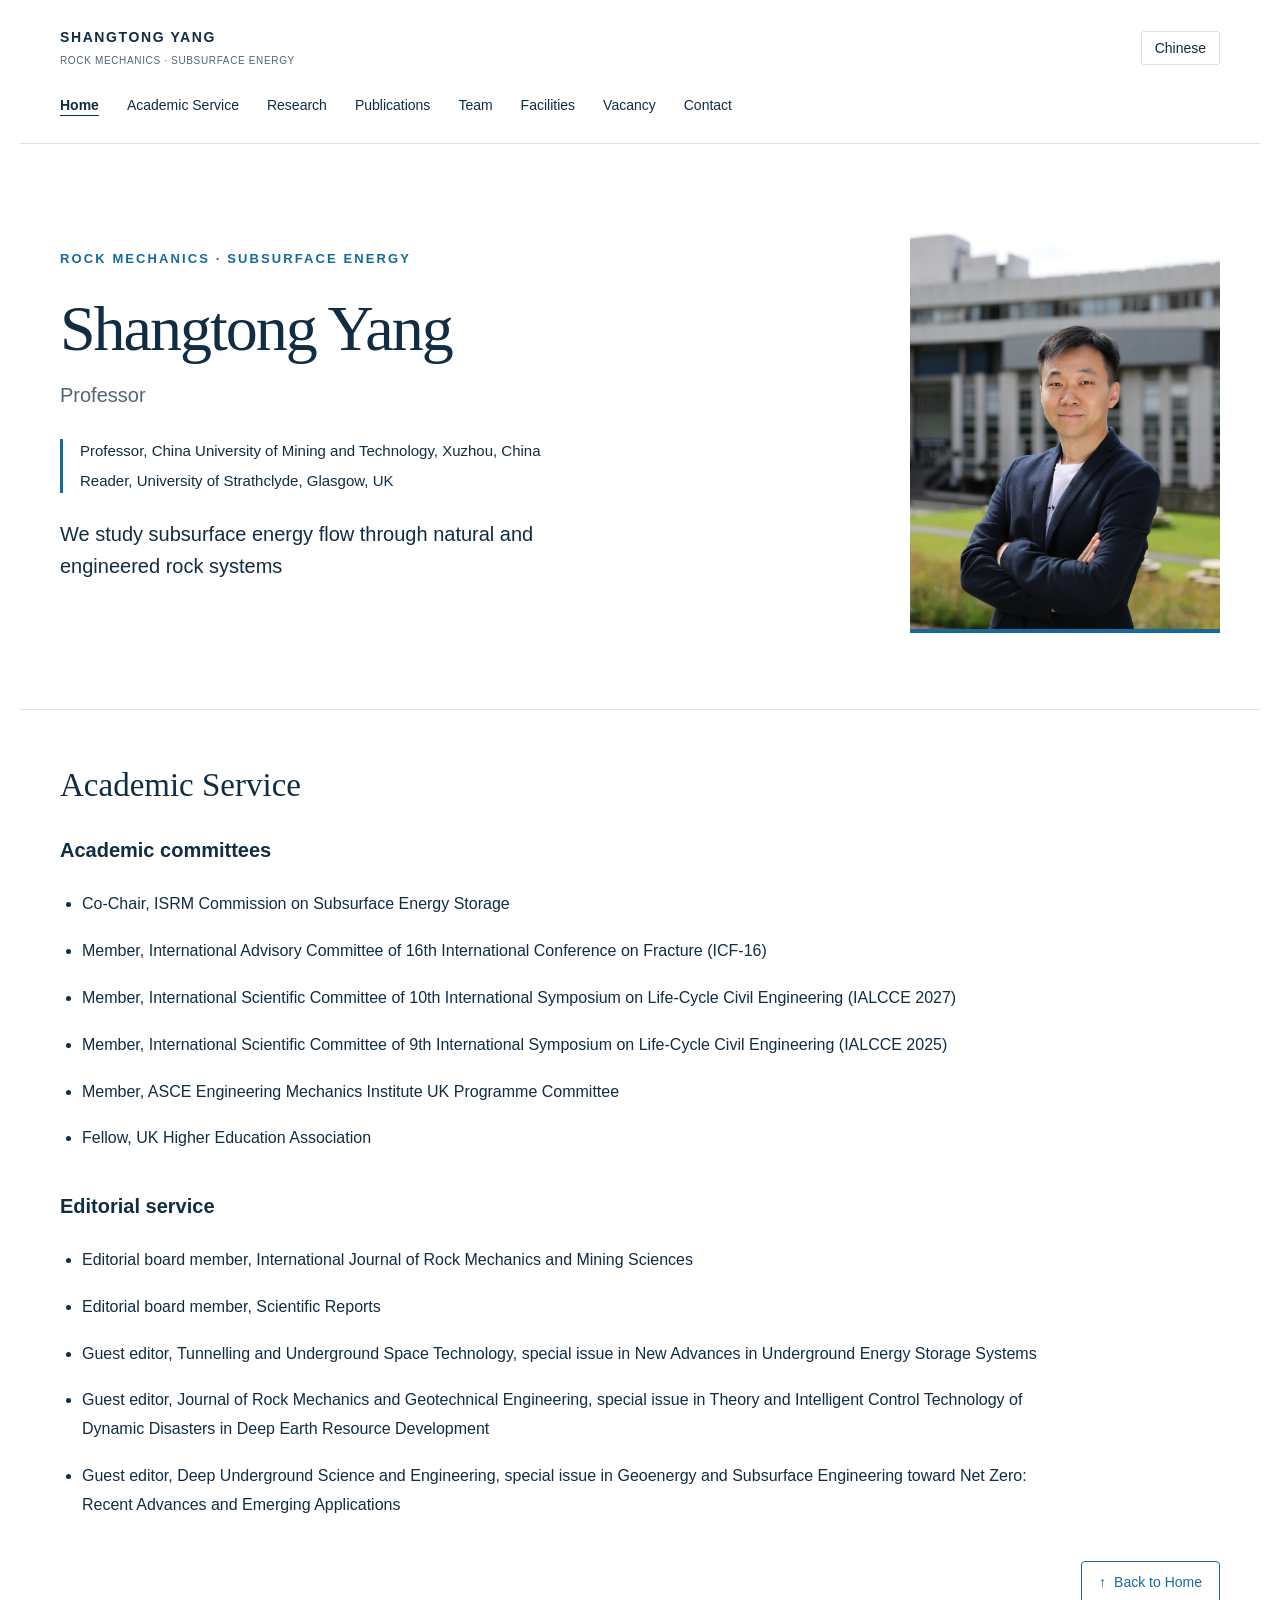
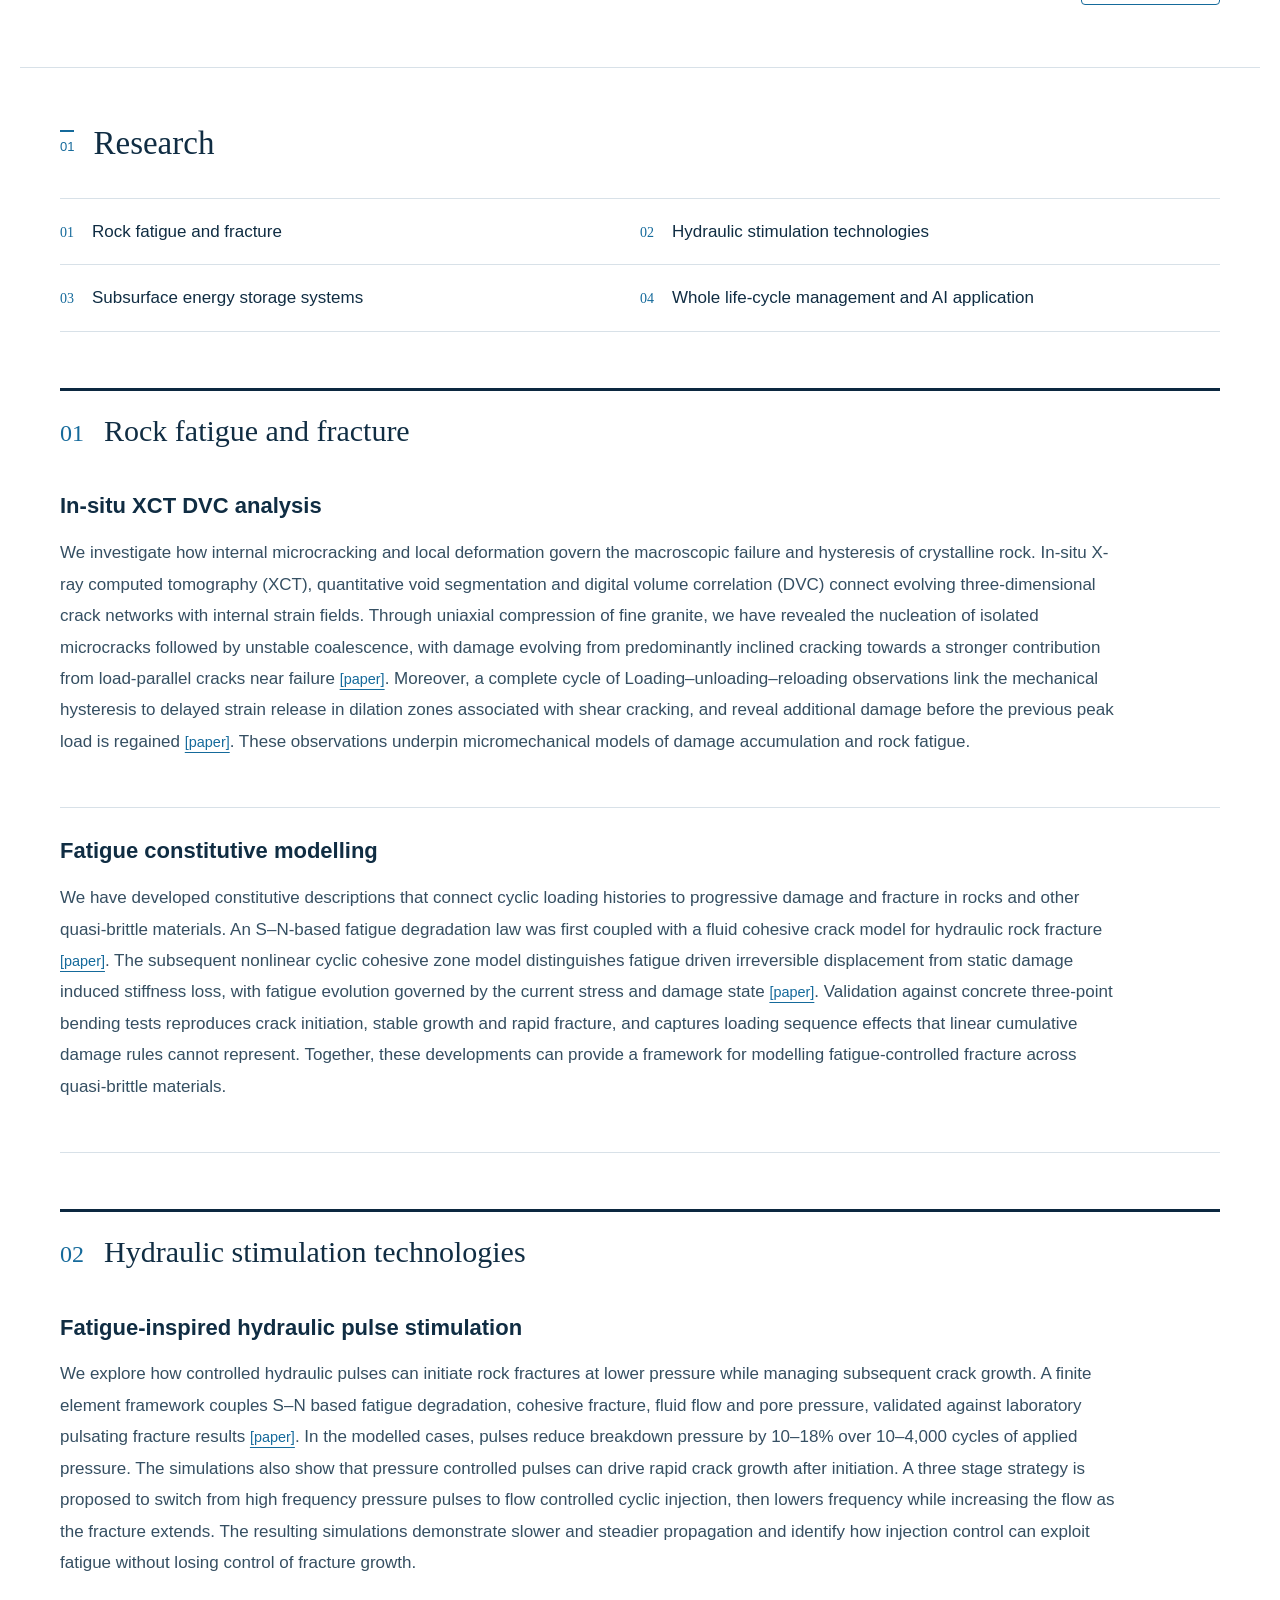
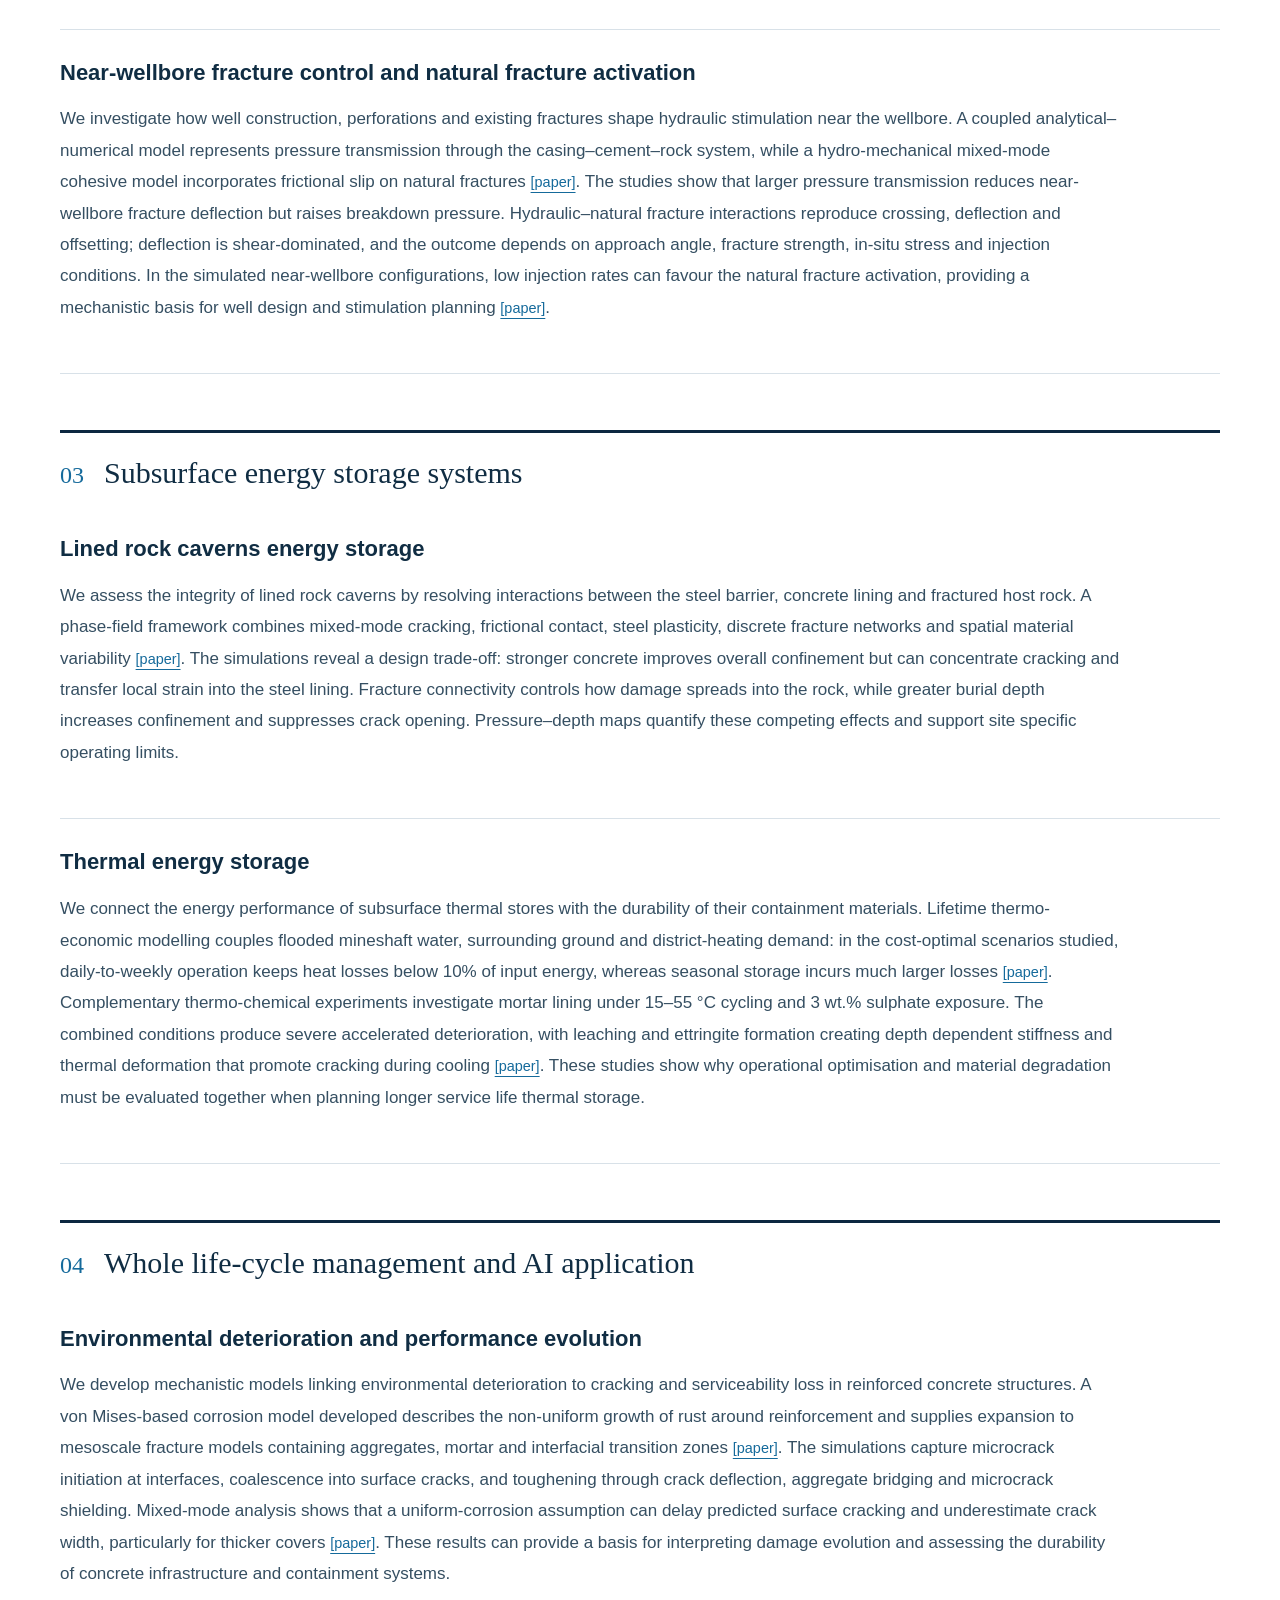
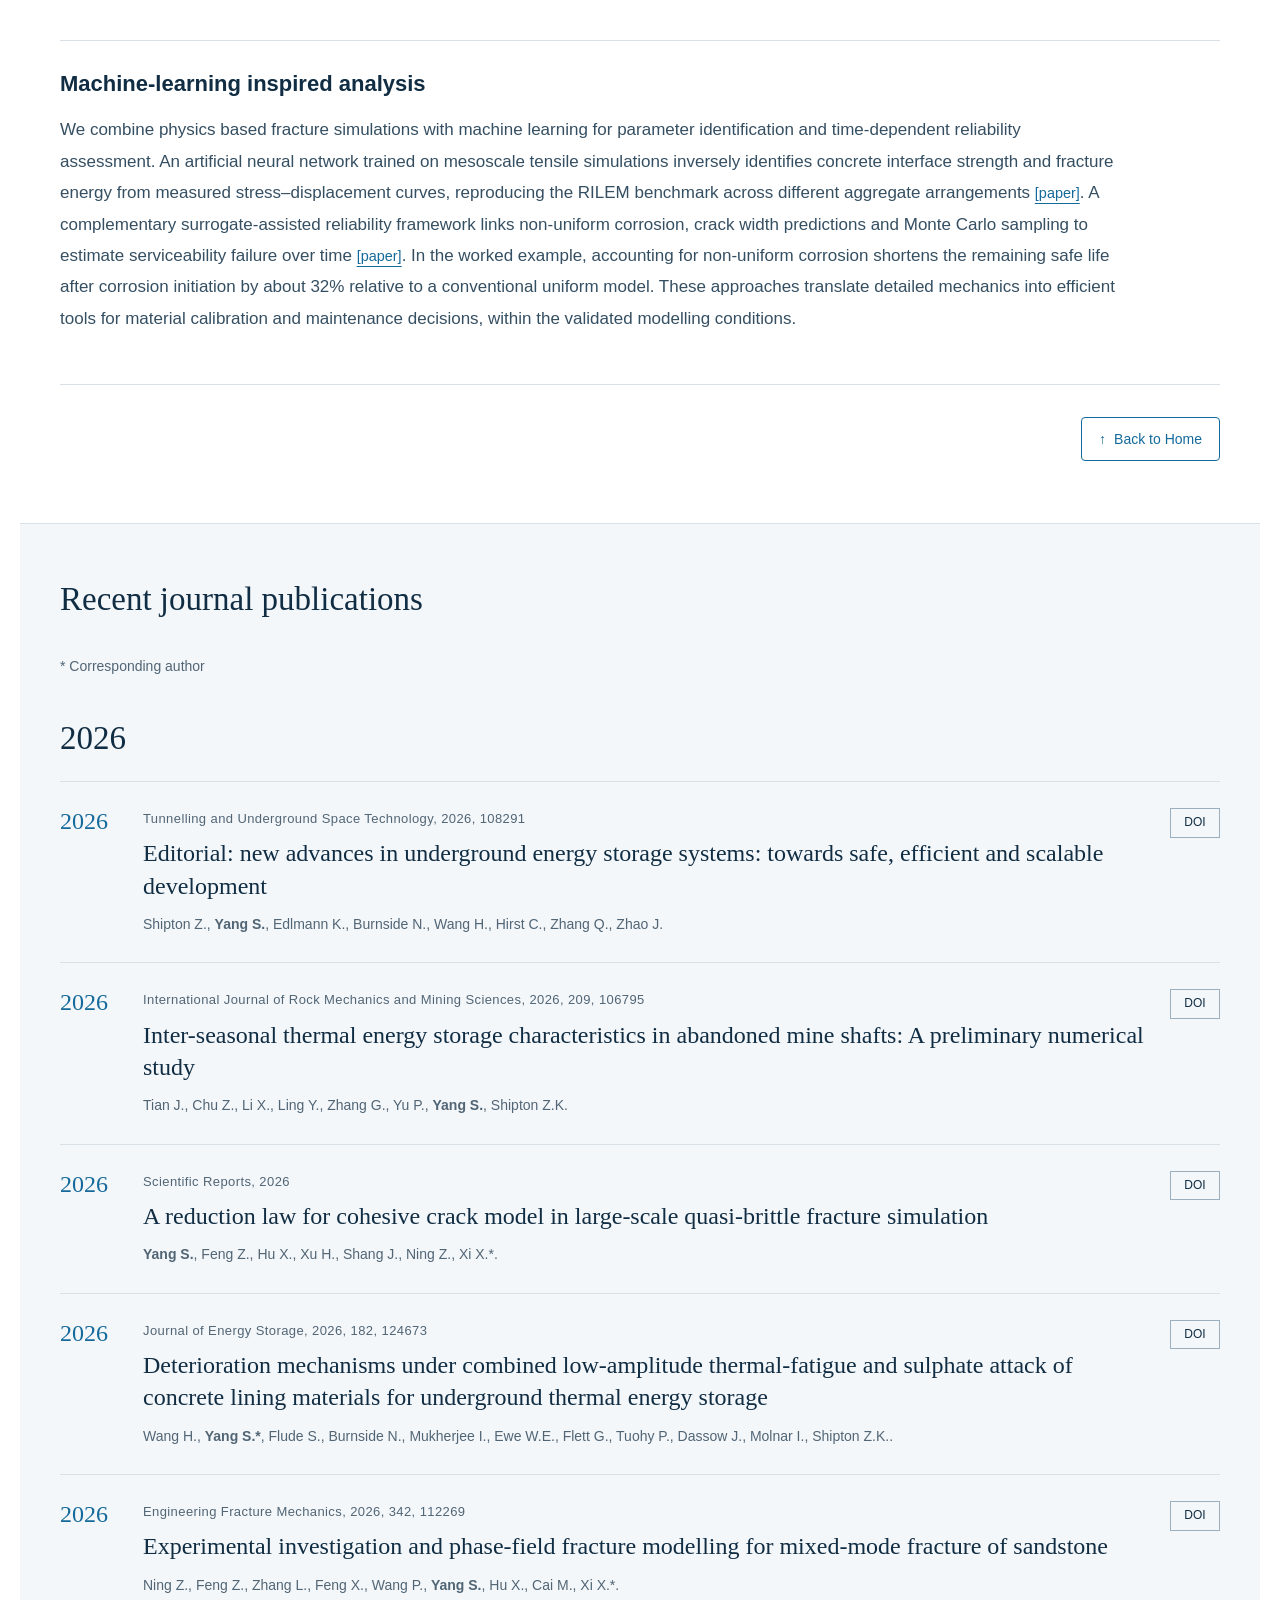
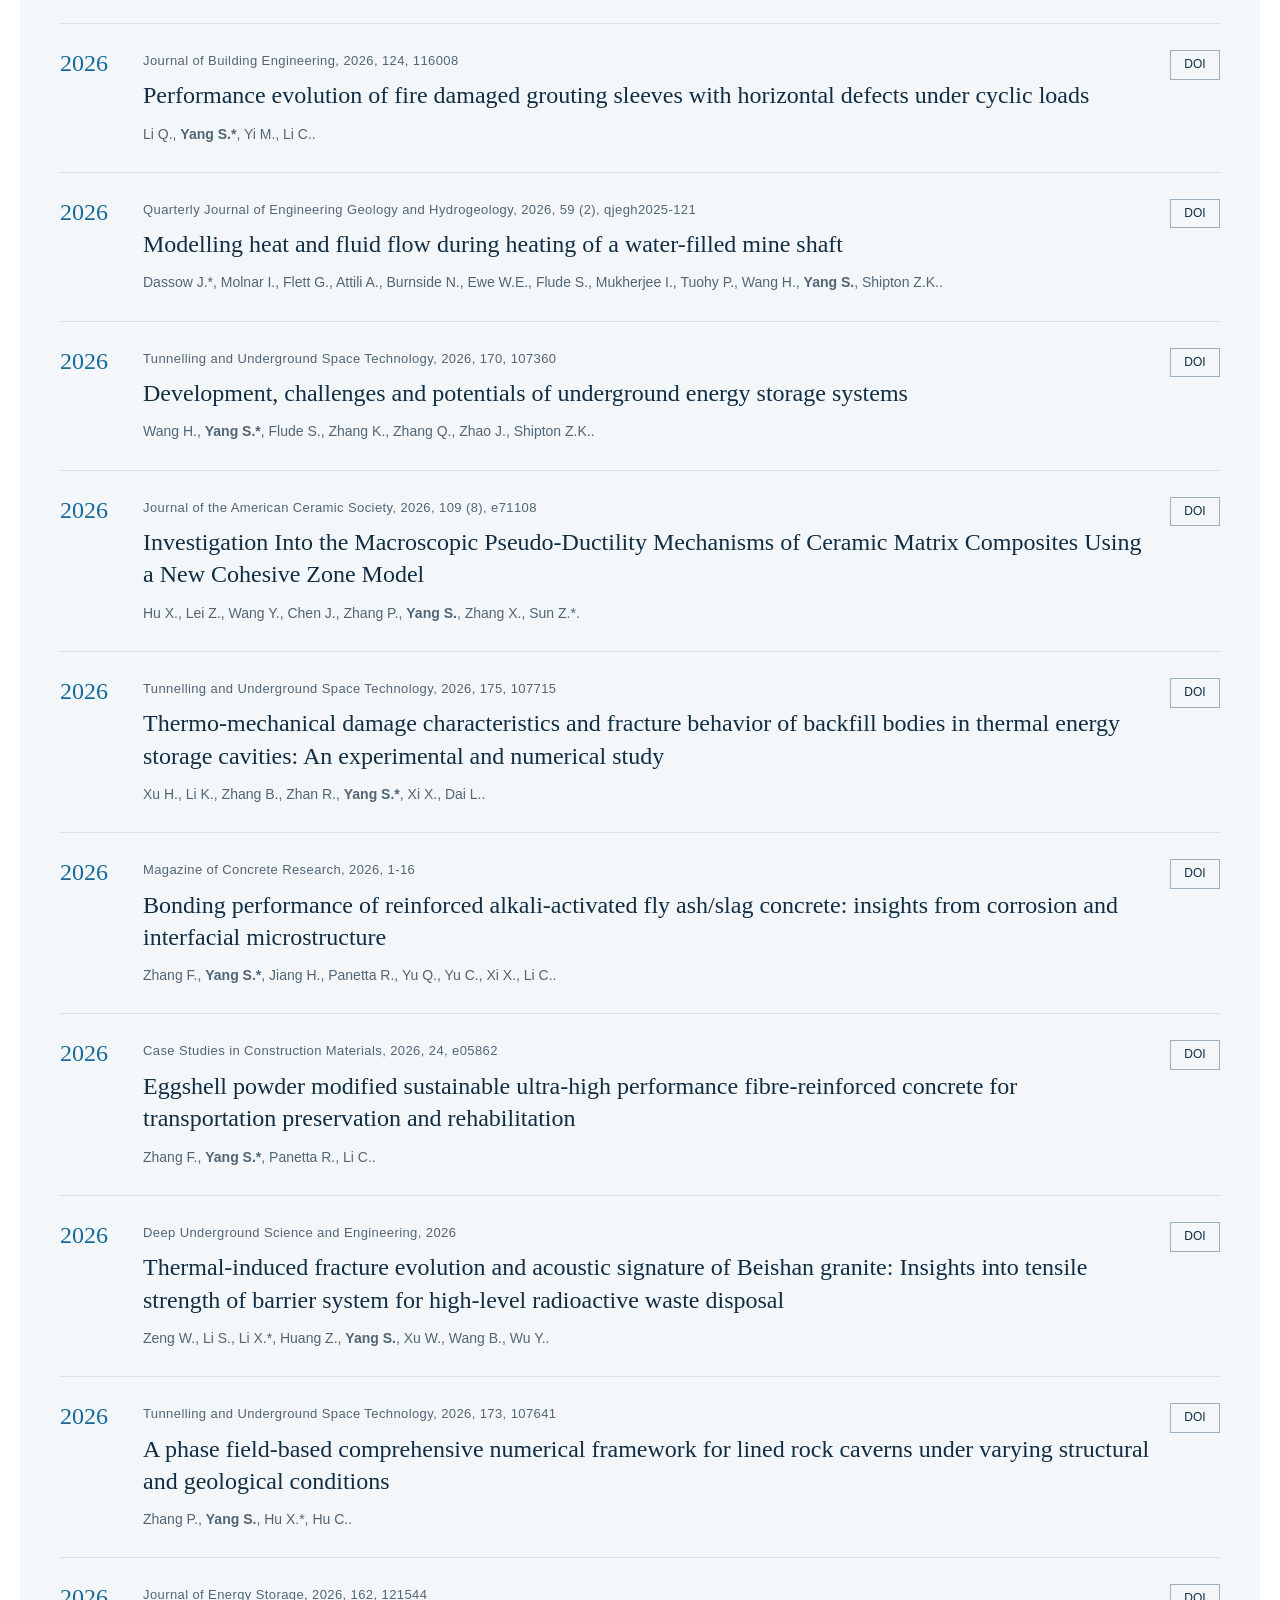
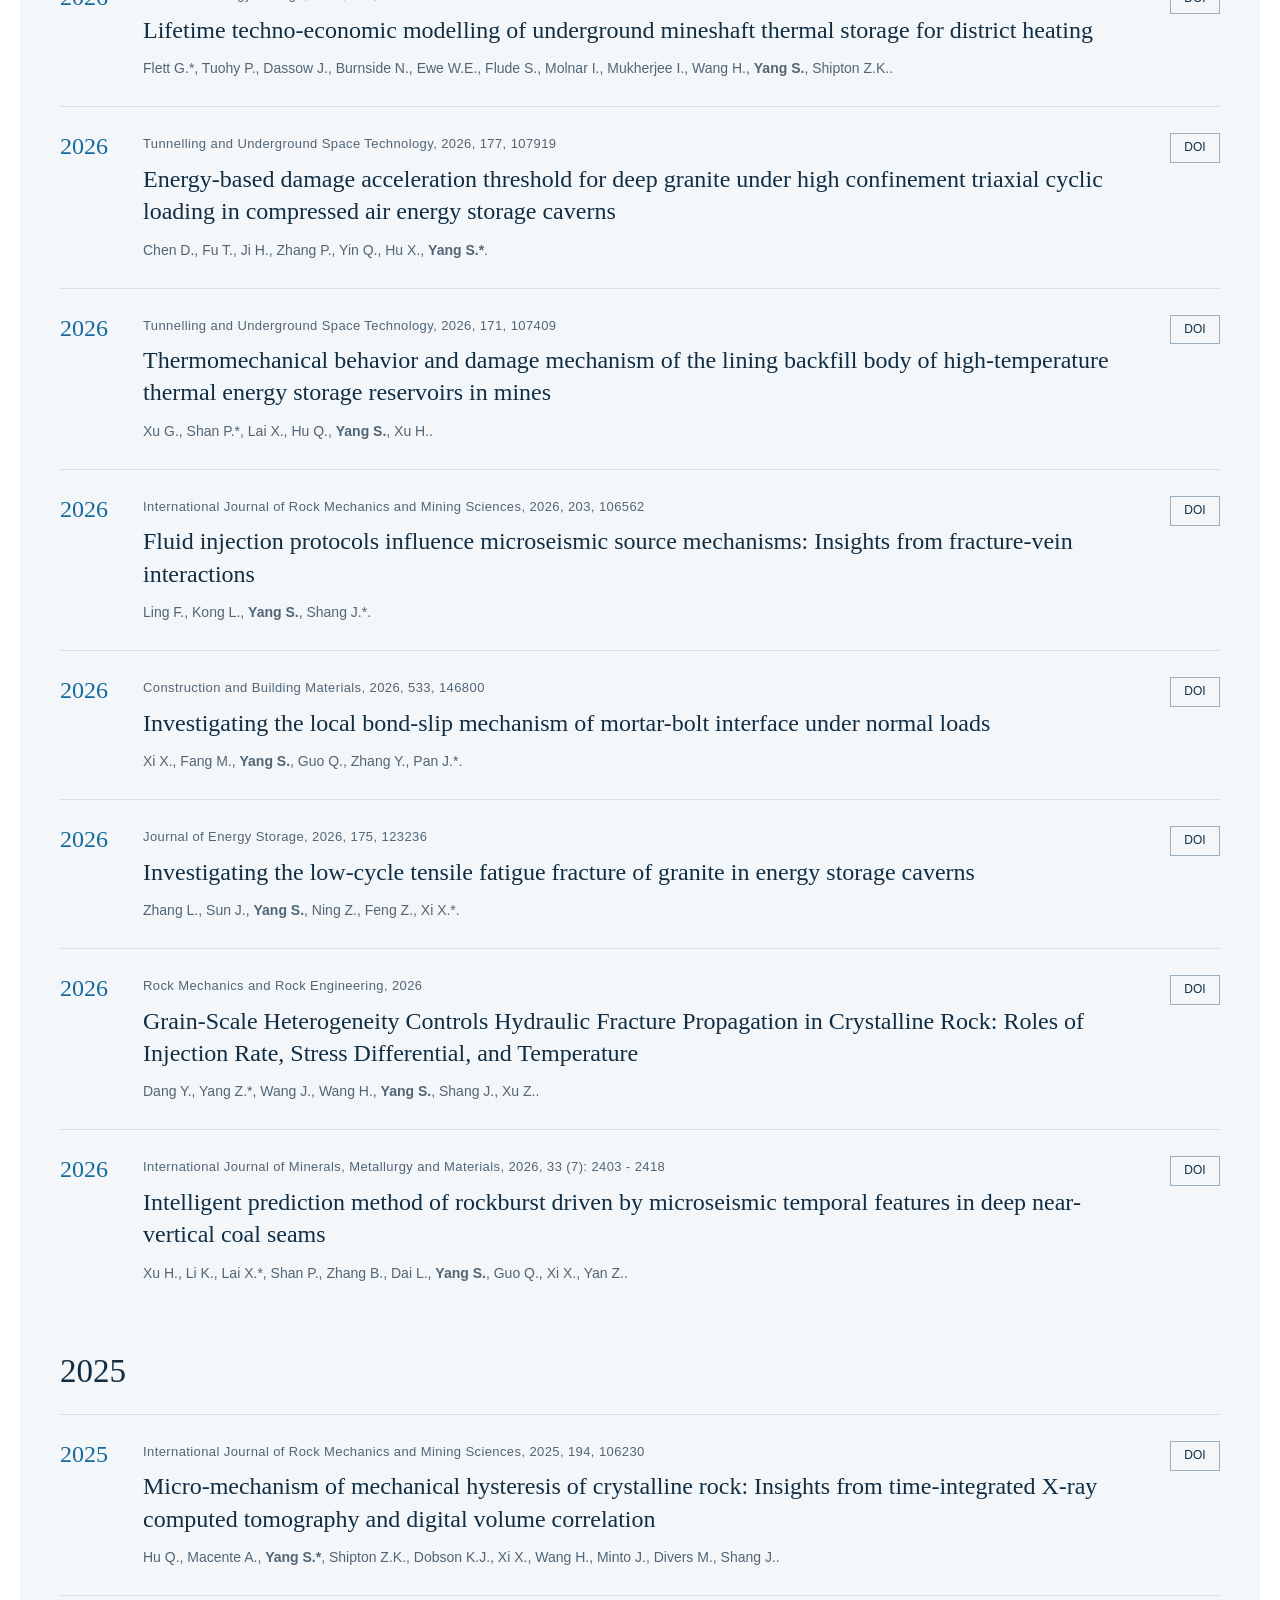
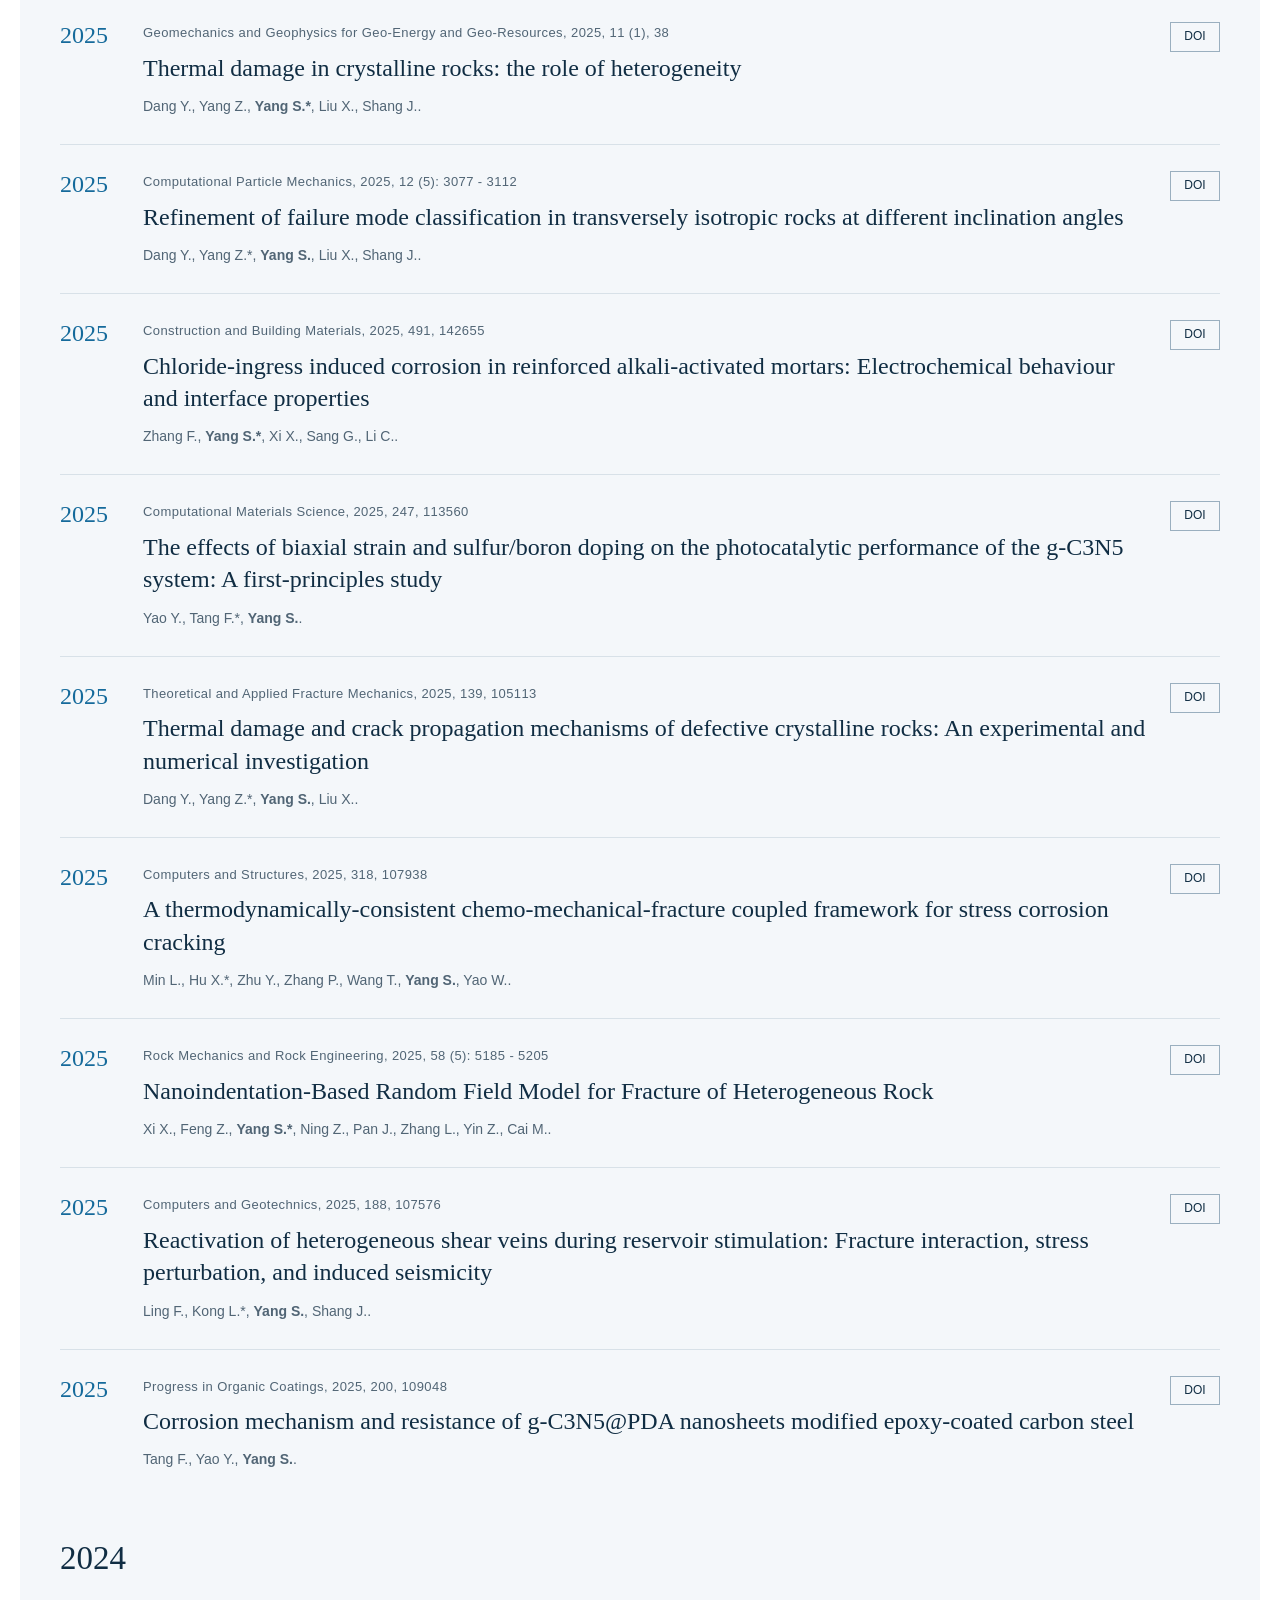
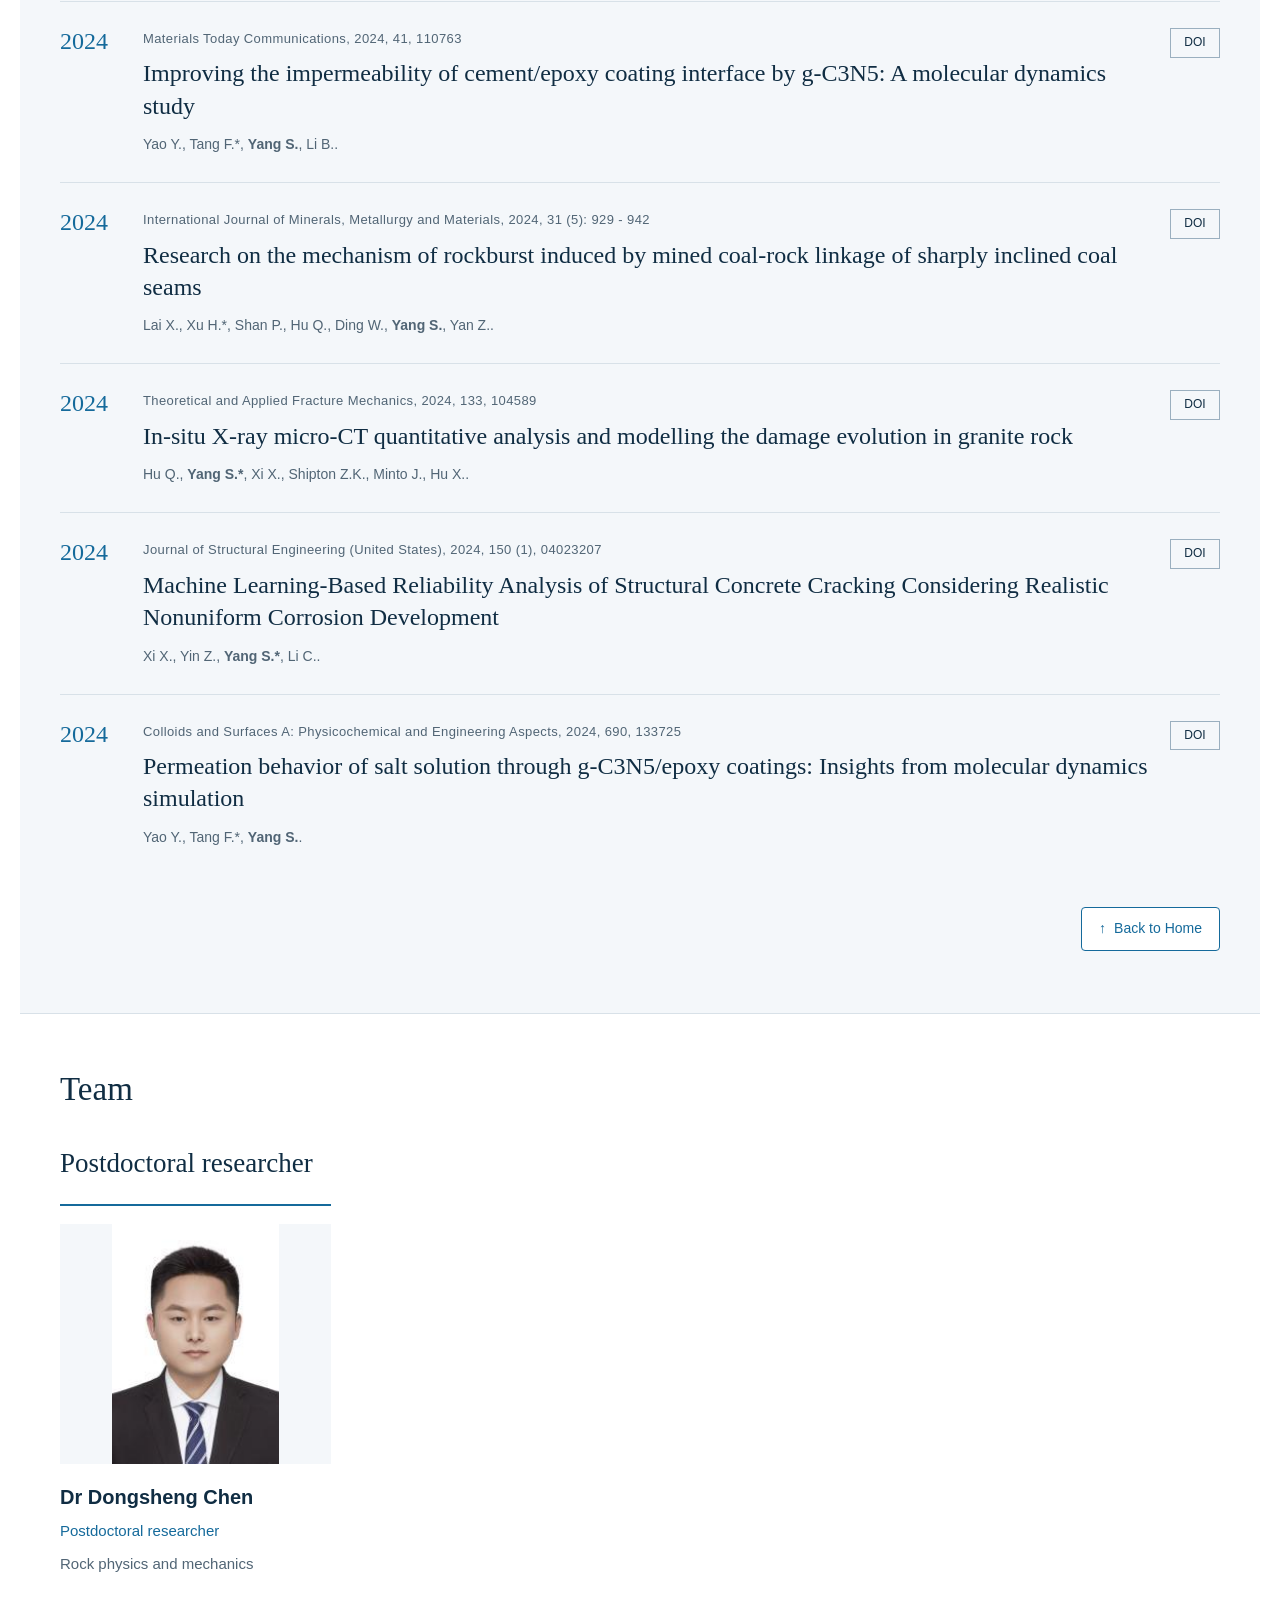
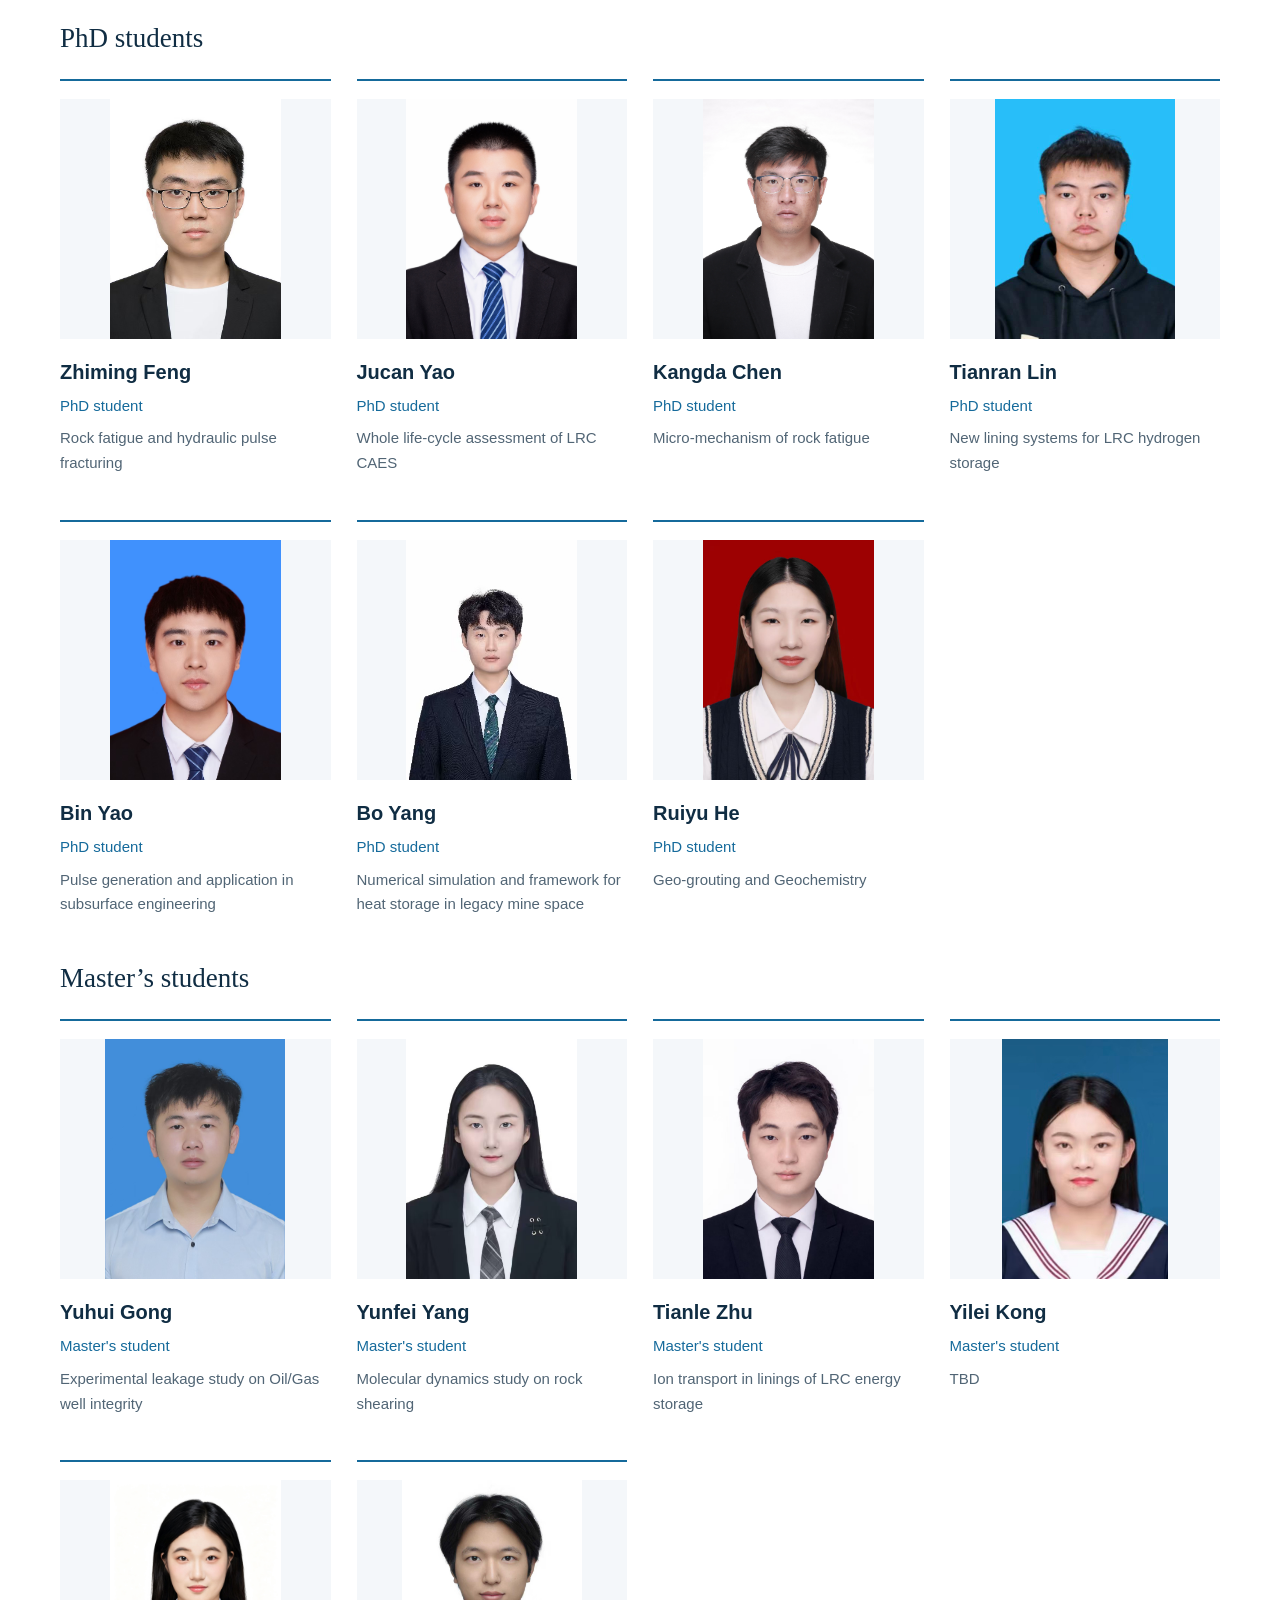
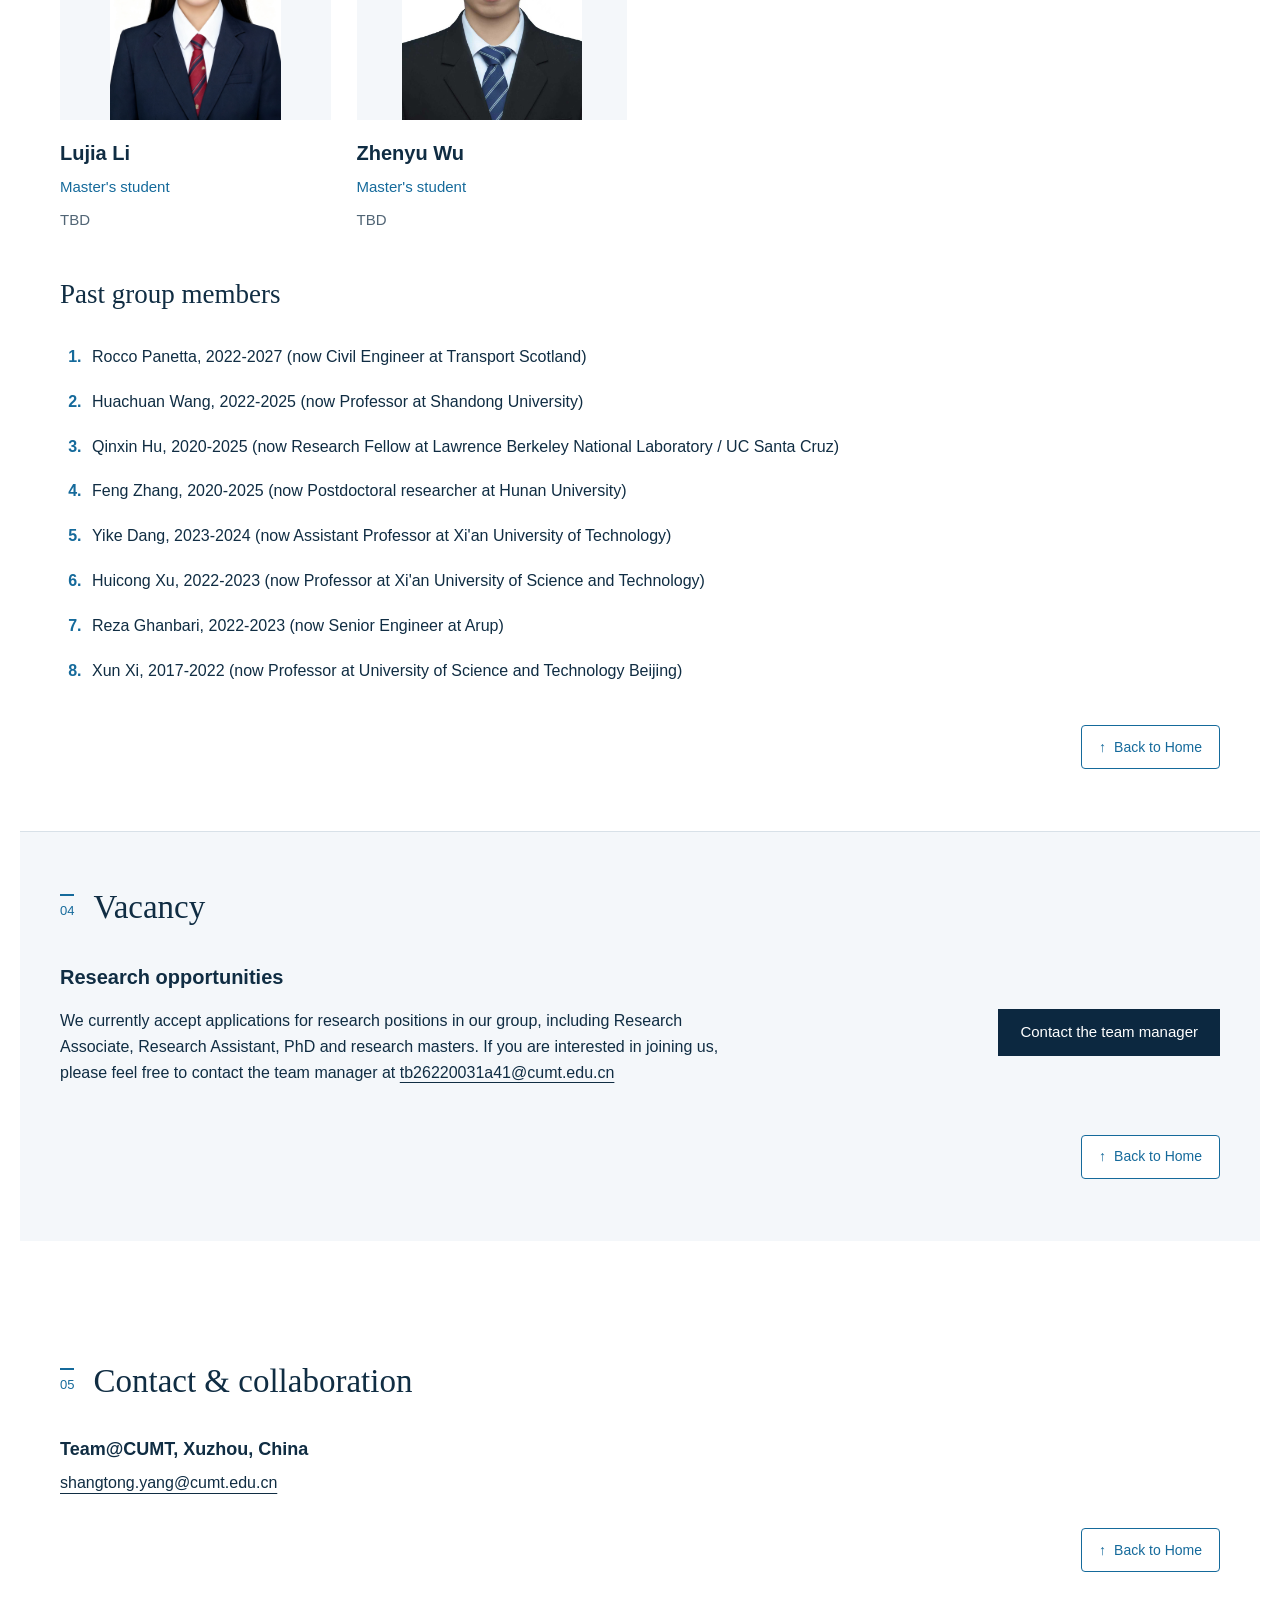
<file: index.html>
<!doctype html>
<html lang="en"><head><meta charset="utf-8"><meta name="viewport" content="width=device-width,initial-scale=1"><title>Prof Shangtong Yang | Rock Mechanics &amp; Subsurface Energy</title><meta name="description" content="Academic profile of Professor Shangtong Yang. Research in rock fatigue, subsurface energy storage and geoenergy engineering."><link rel="icon" type="image/svg+xml" href="data:image/svg+xml,%3Csvg%20xmlns='http://www.w3.org/2000/svg'%20viewBox='0%200%2064%2064'%3E%3Crect%20width='64'%20height='64'%20rx='12'%20fill='%230c2840'/%3E%3Ctext%20x='32'%20y='43'%20text-anchor='middle'%20font-family='Georgia'%20font-size='32'%20fill='white'%3ESY%3C/text%3E%3C/svg%3E"><link rel="stylesheet" href="style.css"></head><body>






<a class="skip" href="#main">Skip to content</a>






<header><a class="brand" href="#home"><span data-en="SHANGTONG YANG" data-zh="杨尚同" class="brand-name">SHANGTONG YANG</span><span data-en="ROCK MECHANICS · SUBSURFACE ENERGY" data-zh="岩石力学 · 地下能源">ROCK MECHANICS · SUBSURFACE ENERGY</span></a><nav aria-label="Main navigation"><a href="index.html" data-en="Home" data-zh="首页" aria-current="page">Home</a><a href="#academic-service" data-en="Academic Service" data-zh="学术兼职">Academic Service</a><a href="#research" data-en="Research" data-zh="研究方向">Research</a><a href="publications.html" data-en="Publications" data-zh="学术成果">Publications</a><a href="#team" data-en="Team" data-zh="研究团队">Team</a><a href="facilities.html" data-en="Facilities" data-zh="科研设施">Facilities</a><a href="#vacancy" data-en="Vacancy" data-zh="招聘信息">Vacancy</a><a href="#contact" data-en="Contact" data-zh="联系方式">Contact</a></nav><button id="language" type="button" aria-label="Switch to Chinese">Chinese</button></header>






<main id="main"><section class="hero" id="home"><div class="hero-copy"><p class="eyebrow" data-en="ROCK MECHANICS · SUBSURFACE ENERGY" data-zh="岩石力学 · 地下能源">ROCK MECHANICS · SUBSURFACE ENERGY</p><h1 data-en="Shangtong Yang" data-zh="杨尚同">Shangtong Yang</h1><p class="name-line" data-en="Professor" data-zh="教授 · Prof Shangtong Yang">Professor</p><div class="affiliations"><p data-en="Professor, China University of Mining and Technology, Xuzhou, China" data-zh="中国矿业大学教授，中国徐州">Professor, China University of Mining and Technology, Xuzhou, China</p><p data-en="Reader, University of Strathclyde, Glasgow, UK" data-zh="英国思克莱德大学 Reader，英国格拉斯哥">Reader, University of Strathclyde, Glasgow, UK</p></div><p class="intro" data-en="We study subsurface energy flow through natural and engineered rock systems" data-zh="我们研究能量在天然与工程岩石系统中的地下流动">We study subsurface energy flow through natural and engineered rock systems</p></div><figure class="portrait"><img src="portrait.jpg" alt="Professor Shangtong Yang" width="494" height="646"></figure></section>






<section class="section academic-service" id="academic-service"><h2 data-en="Academic Service" data-zh="学术兼职">Academic Service</h2><h3 data-en="Academic committees" data-zh="学术委员会及学术任职">Academic committees</h3><ul class="appointments"><li data-en="Co-Chair, ISRM Commission on Subsurface Energy Storage" data-zh="共同主席，ISRM 地下储能委员会">Co-Chair, ISRM Commission on Subsurface Energy Storage</li><li data-en="Member, International Advisory Committee of 16th International Conference on Fracture (ICF-16)" data-zh="委员，第十六届国际断裂大会国际顾问委员会">Member, International Advisory Committee of 16th International Conference on Fracture (ICF-16)</li><li data-en="Member, International Scientific Committee of 10th International Symposium on Life-Cycle Civil Engineering (IALCCE 2027)" data-zh="委员，第十届国际全寿命土木工程学术会议国际科学委员会（IALCCE 2027）">Member, International Scientific Committee of 10th International Symposium on Life-Cycle Civil Engineering (IALCCE 2027)</li><li data-en="Member, International Scientific Committee of 9th International Symposium on Life-Cycle Civil Engineering (IALCCE 2025)" data-zh="委员，第九届国际全寿命土木工程学术会议国际科学委员会（IALCCE 2025）">Member, International Scientific Committee of 9th International Symposium on Life-Cycle Civil Engineering (IALCCE 2025)</li><li data-en="Member, ASCE Engineering Mechanics Institute UK Programme Committee" data-zh="委员，ASCE 工程力学研究所英国项目委员会">Member, ASCE Engineering Mechanics Institute UK Programme Committee</li><li data-en="Fellow, UK Higher Education Association" data-zh="Fellow，UK Higher Education Association">Fellow, UK Higher Education Association</li></ul><h3 data-en="Editorial service" data-zh="期刊编辑工作">Editorial service</h3><ul class="appointments"><li data-en="Editorial board member, International Journal of Rock Mechanics and Mining Sciences" data-zh="编委，International Journal of Rock Mechanics and Mining Sciences">Editorial board member, International Journal of Rock Mechanics and Mining Sciences</li><li data-en="Editorial board member, Scientific Reports" data-zh="编委，Scientific Reports">Editorial board member, Scientific Reports</li><li data-en="Guest editor, Tunnelling and Underground Space Technology, special issue in New Advances in Underground Energy Storage Systems" data-zh="客座编辑，Tunnelling and Underground Space Technology 专刊 New Advances in Underground Energy Storage Systems">Guest editor, Tunnelling and Underground Space Technology, special issue in New Advances in Underground Energy Storage Systems</li><li data-en="Guest editor, Journal of Rock Mechanics and Geotechnical Engineering, special issue in Theory and Intelligent Control Technology of Dynamic Disasters in Deep Earth Resource Development" data-zh="客座编辑，Journal of Rock Mechanics and Geotechnical Engineering 专刊 Theory and Intelligent Control Technology of Dynamic Disasters in Deep Earth Resource Development">Guest editor, Journal of Rock Mechanics and Geotechnical Engineering, special issue in Theory and Intelligent Control Technology of Dynamic Disasters in Deep Earth Resource Development</li><li data-en="Guest editor, Deep Underground Science and Engineering, special issue in Geoenergy and Subsurface Engineering toward Net Zero: Recent Advances and Emerging Applications" data-zh="客座编辑，Deep Underground Science and Engineering 专刊 Geoenergy and Subsurface Engineering toward Net Zero: Recent Advances and Emerging Applications">Guest editor, Deep Underground Science and Engineering, special issue in Geoenergy and Subsurface Engineering toward Net Zero: Recent Advances and Emerging Applications</li></ul><div class="section-home-action"><a class="section-home-button" href="#home"><span aria-hidden="true">↑</span> <span data-en="Back to Home" data-zh="返回首页">Back to Home</span></a></div></section><section class="section" id="research"><div class="section-heading"><span class="section-number">01</span><h2 data-en="Research" data-zh="研究方向">Research</h2></div><nav class="research-index" aria-label="Research areas"><a href="#rock-fatigue"><span>01</span><strong data-en="Rock fatigue and fracture" data-zh="岩石疲劳与断裂">Rock fatigue and fracture</strong></a><a href="#hydraulic-stimulation"><span>02</span><strong data-en="Hydraulic stimulation technologies" data-zh="水力增透技术">Hydraulic stimulation technologies</strong></a><a href="#energy-storage"><span>03</span><strong data-en="Subsurface energy storage systems" data-zh="地下储能系统">Subsurface energy storage systems</strong></a><a href="#life-cycle-ai"><span>04</span><strong data-en="Whole life-cycle management and AI application" data-zh="全寿命管理与人工智能应用">Whole life-cycle management and AI application</strong></a></nav><section class="research-area" id="rock-fatigue"><div class="area-heading"><span>01</span><h3 data-en="Rock fatigue and fracture" data-zh="岩石疲劳与断裂">Rock fatigue and fracture</h3></div><article class="research-topic"><h4 data-en="In-situ XCT DVC analysis" data-zh="原位 XCT 与 DVC 分析">In-situ XCT DVC analysis</h4><p data-en="We investigate how internal microcracking and local deformation govern the macroscopic failure and hysteresis of crystalline rock. In-situ X-ray computed tomography (XCT), quantitative void segmentation and digital volume correlation (DVC) connect evolving three-dimensional crack networks with internal strain fields. Through uniaxial compression of fine granite, we have revealed the nucleation of isolated microcracks followed by unstable coalescence, with damage evolving from predominantly inclined cracking towards a stronger contribution from load-parallel cracks near failure (paper link). Moreover, a complete cycle of Loading–unloading–reloading observations link the mechanical hysteresis to delayed strain release in dilation zones associated with shear cracking, and reveal additional damage before the previous peak load is regained (paper link). These observations underpin micromechanical models of damage accumulation and rock fatigue." data-zh="我们研究内部微裂纹和局部变形如何控制晶质岩石的宏观破坏与滞回行为。结合原位 X 射线计算机断层扫描（XCT）、孔隙定量分割与数字体积相关（DVC），建立三维裂隙网络演化与内部应变场的联系。通过细粒花岗岩单轴压缩试验，揭示孤立微裂纹萌生后发生不稳定贯通，临近破坏时，损伤由倾斜裂纹主导逐渐转为平行于加载方向的裂纹贡献增强（paper link）。完整的加载—卸载—再加载循环进一步将力学滞回与剪切开裂相关膨胀区的应变延迟释放联系起来，并揭示应力尚未恢复至前次峰值时已发生进一步损伤（paper link）。这些观测为损伤累积与岩石疲劳的细观力学建模提供依据。" class="research-summary" data-paper-keys='["xct", "dvc"]'>We investigate how internal microcracking and local deformation govern the macroscopic failure and hysteresis of crystalline rock. In-situ X-ray computed tomography (XCT), quantitative void segmentation and digital volume correlation (DVC) connect evolving three-dimensional crack networks with internal strain fields. Through uniaxial compression of fine granite, we have revealed the nucleation of isolated microcracks followed by unstable coalescence, with damage evolving from predominantly inclined cracking towards a stronger contribution from load-parallel cracks near failure <a href="https://doi.org/10.1016/j.tafmec.2024.104589" class="inline-paper" title="Hu et al. (2024), Theoretical and Applied Fracture Mechanics" target="_blank" rel="noopener noreferrer">[paper]</a>. Moreover, a complete cycle of Loading–unloading–reloading observations link the mechanical hysteresis to delayed strain release in dilation zones associated with shear cracking, and reveal additional damage before the previous peak load is regained <a href="https://doi.org/10.1016/j.ijrmms.2025.106230" class="inline-paper" title="Hu et al. (2025), International Journal of Rock Mechanics and Mining Sciences" target="_blank" rel="noopener noreferrer">[paper]</a>. These observations underpin micromechanical models of damage accumulation and rock fatigue.</p></article><article class="research-topic"><h4 data-en="Fatigue constitutive modelling" data-zh="疲劳本构建模">Fatigue constitutive modelling</h4><p data-en="We have developed constitutive descriptions that connect cyclic loading histories to progressive damage and fracture in rocks and other quasi-brittle materials. An S–N-based fatigue degradation law was first coupled with a fluid cohesive crack model for hydraulic rock fracture (paper link). The subsequent nonlinear cyclic cohesive zone model distinguishes fatigue driven irreversible displacement from static damage induced stiffness loss, with fatigue evolution governed by the current stress and damage state (paper link). Validation against concrete three-point bending tests reproduces crack initiation, stable growth and rapid fracture, and captures loading sequence effects that linear cumulative damage rules cannot represent. Together, these developments can provide a framework for modelling fatigue-controlled fracture across quasi-brittle materials." data-zh="我们建立了连接循环加载历史、渐进损伤与断裂过程的本构描述，面向岩石及其他准脆性材料。首先，将基于 S–N 曲线的疲劳退化规律与流体黏聚裂纹模型耦合，用于水力作用下的岩石断裂（paper link）。随后提出的非线性循环黏聚区模型，将疲劳引起的不可逆位移与静态损伤引起的刚度退化分离，并依据当前应力和损伤状态描述疲劳演化（paper link）。混凝土三点弯曲试验验证表明，该模型能够再现裂纹萌生、稳定扩展和快速断裂三个阶段，以及线性累积损伤规则难以反映的加载顺序效应。这些工作可为准脆性材料疲劳断裂分析提供框架。" class="research-summary" data-paper-keys='["f1", "f2"]'>We have developed constitutive descriptions that connect cyclic loading histories to progressive damage and fracture in rocks and other quasi-brittle materials. An S–N-based fatigue degradation law was first coupled with a fluid cohesive crack model for hydraulic rock fracture <a href="https://doi.org/10.1007/s00603-021-02477-0" class="inline-paper" title="Xi et al. (2021), Rock Mechanics and Rock Engineering" target="_blank" rel="noopener noreferrer">[paper]</a>. The subsequent nonlinear cyclic cohesive zone model distinguishes fatigue driven irreversible displacement from static damage induced stiffness loss, with fatigue evolution governed by the current stress and damage state <a href="https://doi.org/10.1016/j.tafmec.2022.103641" class="inline-paper" title="Xi &amp; Yang (2022), Theoretical and Applied Fracture Mechanics" target="_blank" rel="noopener noreferrer">[paper]</a>. Validation against concrete three-point bending tests reproduces crack initiation, stable growth and rapid fracture, and captures loading sequence effects that linear cumulative damage rules cannot represent. Together, these developments can provide a framework for modelling fatigue-controlled fracture across quasi-brittle materials.</p></article></section><section class="research-area" id="hydraulic-stimulation"><div class="area-heading"><span>02</span><h3 data-en="Hydraulic stimulation technologies" data-zh="水力增透技术">Hydraulic stimulation technologies</h3></div><article class="research-topic"><h4 data-en="Fatigue-inspired hydraulic pulse stimulation" data-zh="疲劳启发的水力脉冲增透">Fatigue-inspired hydraulic pulse stimulation</h4><p data-en="We explore how controlled hydraulic pulses can initiate rock fractures at lower pressure while managing subsequent crack growth. A finite element framework couples S–N based fatigue degradation, cohesive fracture, fluid flow and pore pressure, validated against laboratory pulsating fracture results (paper link). In the modelled cases, pulses reduce breakdown pressure by 10–18% over 10–4,000 cycles of applied pressure. The simulations also show that pressure controlled pulses can drive rapid crack growth after initiation. A three stage strategy is proposed to switch from high frequency pressure pulses to flow controlled cyclic injection, then lowers frequency while increasing the flow as the fracture extends. The resulting simulations demonstrate slower and steadier propagation and identify how injection control can exploit fatigue without losing control of fracture growth." data-zh="我们探索如何利用受控水力脉冲降低岩石起裂压力，并控制后续裂纹扩展。有限元框架耦合基于 S–N 曲线的疲劳退化、黏聚断裂、流体流动和孔隙压力，并与实验室脉冲压裂结果对比验证（paper link）。在所研究的模型工况中，10—4,000 次压力循环使破裂压力降低 10%—18%。模拟还表明，起裂后的压力控制脉冲可能驱动裂纹快速扩展。因此提出三阶段注入策略：先采用高频压力脉冲，再转为流量控制循环注入，随后随裂纹延伸降低频率并增加流量。模拟得到更缓慢、平稳的扩展过程，揭示了利用疲劳效应同时控制裂纹生长的注入方法。" class="research-summary" data-paper-keys='["f1"]'>We explore how controlled hydraulic pulses can initiate rock fractures at lower pressure while managing subsequent crack growth. A finite element framework couples S–N based fatigue degradation, cohesive fracture, fluid flow and pore pressure, validated against laboratory pulsating fracture results <a href="https://doi.org/10.1007/s00603-021-02477-0" class="inline-paper" title="Xi et al. (2021), Rock Mechanics and Rock Engineering" target="_blank" rel="noopener noreferrer">[paper]</a>. In the modelled cases, pulses reduce breakdown pressure by 10–18% over 10–4,000 cycles of applied pressure. The simulations also show that pressure controlled pulses can drive rapid crack growth after initiation. A three stage strategy is proposed to switch from high frequency pressure pulses to flow controlled cyclic injection, then lowers frequency while increasing the flow as the fracture extends. The resulting simulations demonstrate slower and steadier propagation and identify how injection control can exploit fatigue without losing control of fracture growth.</p></article><article class="research-topic"><h4 data-en="Near-wellbore fracture control and natural fracture activation" data-zh="近井裂缝控制与天然裂隙激活">Near-wellbore fracture control and natural fracture activation</h4><p data-en="We investigate how well construction, perforations and existing fractures shape hydraulic stimulation near the wellbore. A coupled analytical–numerical model represents pressure transmission through the casing–cement–rock system, while a hydro-mechanical mixed-mode cohesive model incorporates frictional slip on natural fractures (paper link). The studies show that larger pressure transmission reduces near-wellbore fracture deflection but raises breakdown pressure. Hydraulic–natural fracture interactions reproduce crossing, deflection and offsetting; deflection is shear-dominated, and the outcome depends on approach angle, fracture strength, in-situ stress and injection conditions. In the simulated near-wellbore configurations, low injection rates can favour the natural fracture activation, providing a mechanistic basis for well design and stimulation planning (paper link)." data-zh="我们研究井筒结构、射孔与既有裂隙如何影响近井水力增透。解析—数值耦合模型描述套管—水泥环—岩石体系的压力传递，水力—力学耦合混合型黏聚模型则考虑天然裂隙上的摩擦滑移（paper link）。研究表明，更大的压力传递可减小近井裂缝偏转，但会提高破裂压力。水力裂缝与天然裂隙相交时可产生穿越、偏转和错移，其中偏转以剪切机制为主，相交角、裂隙强度、原位应力及注入条件共同控制结果。在所模拟的近井工况中，低注入流量有利于天然裂隙激活，为井筒设计与增透方案提供力学依据（paper link）。" class="research-summary" data-paper-keys='["h1", "h2"]'>We investigate how well construction, perforations and existing fractures shape hydraulic stimulation near the wellbore. A coupled analytical–numerical model represents pressure transmission through the casing–cement–rock system, while a hydro-mechanical mixed-mode cohesive model incorporates frictional slip on natural fractures <a href="https://doi.org/10.1016/j.ijrmms.2022.105182" class="inline-paper" title="Xi et al. (2022), International Journal of Rock Mechanics and Mining Sciences" target="_blank" rel="noopener noreferrer">[paper]</a>. The studies show that larger pressure transmission reduces near-wellbore fracture deflection but raises breakdown pressure. Hydraulic–natural fracture interactions reproduce crossing, deflection and offsetting; deflection is shear-dominated, and the outcome depends on approach angle, fracture strength, in-situ stress and injection conditions. In the simulated near-wellbore configurations, low injection rates can favour the natural fracture activation, providing a mechanistic basis for well design and stimulation planning <a href="https://doi.org/10.1007/s00603-022-02922-8" class="inline-paper" title="Xi et al. (2022), Rock Mechanics and Rock Engineering" target="_blank" rel="noopener noreferrer">[paper]</a>.</p></article></section><section class="research-area" id="energy-storage"><div class="area-heading"><span>03</span><h3 data-en="Subsurface energy storage systems" data-zh="地下储能系统">Subsurface energy storage systems</h3></div><article class="research-topic"><h4 data-en="Lined rock caverns energy storage" data-zh="衬砌岩洞储能">Lined rock caverns energy storage</h4><p data-en="We assess the integrity of lined rock caverns by resolving interactions between the steel barrier, concrete lining and fractured host rock. A phase-field framework combines mixed-mode cracking, frictional contact, steel plasticity, discrete fracture networks and spatial material variability (paper link). The simulations reveal a design trade-off: stronger concrete improves overall confinement but can concentrate cracking and transfer local strain into the steel lining. Fracture connectivity controls how damage spreads into the rock, while greater burial depth increases confinement and suppresses crack opening. Pressure–depth maps quantify these competing effects and support site specific operating limits." data-zh="我们通过解析钢衬、混凝土衬砌与裂隙围岩的相互作用，评估衬砌岩洞的完整性。相场框架综合考虑混合型开裂、摩擦接触、钢材塑性、离散裂隙网络及材料空间变异（paper link）。模拟揭示了设计中的权衡：较高的混凝土强度可改善整体约束，但也可能使开裂更加集中并向钢衬传递局部应变。裂隙连通性控制损伤向围岩扩展，增大埋深则通过增强约束抑制裂缝张开。压力—埋深关系图定量呈现上述效应，为场地特定的运行边界提供支持。" class="research-summary" data-paper-keys='["lrc"]'>We assess the integrity of lined rock caverns by resolving interactions between the steel barrier, concrete lining and fractured host rock. A phase-field framework combines mixed-mode cracking, frictional contact, steel plasticity, discrete fracture networks and spatial material variability <a href="https://doi.org/10.1016/j.tust.2026.107641" class="inline-paper" title="Zhang et al. (2026), Tunnelling and Underground Space Technology" target="_blank" rel="noopener noreferrer">[paper]</a>. The simulations reveal a design trade-off: stronger concrete improves overall confinement but can concentrate cracking and transfer local strain into the steel lining. Fracture connectivity controls how damage spreads into the rock, while greater burial depth increases confinement and suppresses crack opening. Pressure–depth maps quantify these competing effects and support site specific operating limits.</p></article><article class="research-topic"><h4 data-en="Thermal energy storage" data-zh="热能储存">Thermal energy storage</h4><p data-en="We connect the energy performance of subsurface thermal stores with the durability of their containment materials. Lifetime thermo-economic modelling couples flooded mineshaft water, surrounding ground and district-heating demand: in the cost-optimal scenarios studied, daily-to-weekly operation keeps heat losses below 10% of input energy, whereas seasonal storage incurs much larger losses (paper link). Complementary thermo-chemical experiments investigate mortar lining under 15–55 °C cycling and 3 wt.% sulphate exposure. The combined conditions produce severe accelerated deterioration, with leaching and ettringite formation creating depth dependent stiffness and thermal deformation that promote cracking during cooling (paper link). These studies show why operational optimisation and material degradation must be evaluated together when planning longer service life thermal storage." data-zh="我们将地下储热设施的能源性能与围护材料耐久性联系起来。全寿命热经济模型耦合淹没矿井水体、周围地层和区域供热需求：在研究中的成本最优工况下，日到周尺度运行的热损失低于输入能量的 10%，而季节性储热损失明显更高（paper link）。配套热化学试验研究了砂浆衬砌材料在 15—55 °C 循环和 3 wt.% 硫酸盐环境中的劣化。耦合作用引起显著的加速损伤，浸出与钙矾石生成导致随深度变化的刚度和热变形，从而促进冷却阶段开裂（paper link）。两项工作说明，较长服役寿命储热设施的规划应同时考虑运行优化与材料退化。" class="research-summary" data-paper-keys='["t1", "t2"]'>We connect the energy performance of subsurface thermal stores with the durability of their containment materials. Lifetime thermo-economic modelling couples flooded mineshaft water, surrounding ground and district-heating demand: in the cost-optimal scenarios studied, daily-to-weekly operation keeps heat losses below 10% of input energy, whereas seasonal storage incurs much larger losses <a href="https://doi.org/10.1016/j.est.2026.121544" class="inline-paper" title="Flett et al. (2026), Journal of Energy Storage" target="_blank" rel="noopener noreferrer">[paper]</a>. Complementary thermo-chemical experiments investigate mortar lining under 15–55 °C cycling and 3 wt.% sulphate exposure. The combined conditions produce severe accelerated deterioration, with leaching and ettringite formation creating depth dependent stiffness and thermal deformation that promote cracking during cooling <a href="https://doi.org/10.1016/j.est.2026.124673" class="inline-paper" title="Wang et al. (2026), Journal of Energy Storage" target="_blank" rel="noopener noreferrer">[paper]</a>. These studies show why operational optimisation and material degradation must be evaluated together when planning longer service life thermal storage.</p></article></section><section class="research-area" id="life-cycle-ai"><div class="area-heading"><span>04</span><h3 data-en="Whole life-cycle management and AI application" data-zh="全寿命管理与人工智能应用">Whole life-cycle management and AI application</h3></div><article class="research-topic"><h4 data-en="Environmental deterioration and performance evolution" data-zh="环境劣化与性能演化">Environmental deterioration and performance evolution</h4><p data-en="We develop mechanistic models linking environmental deterioration to cracking and serviceability loss in reinforced concrete structures. A von Mises-based corrosion model developed describes the non-uniform growth of rust around reinforcement and supplies expansion to mesoscale fracture models containing aggregates, mortar and interfacial transition zones (paper link). The simulations capture microcrack initiation at interfaces, coalescence into surface cracks, and toughening through crack deflection, aggregate bridging and microcrack shielding. Mixed-mode analysis shows that a uniform-corrosion assumption can delay predicted surface cracking and underestimate crack width, particularly for thicker covers (paper link). These results can provide a basis for interpreting damage evolution and assessing the durability of concrete infrastructure and containment systems." data-zh="我们建立环境劣化与钢筋混凝土结构开裂、服役性能损失之间的机理模型。所开发的基于 von Mises 分布的腐蚀模型描述钢筋周向非均匀锈蚀产物的生长，并向包含骨料、砂浆和界面过渡区的细观断裂模型施加膨胀作用（paper link）。模拟捕捉到界面微裂纹萌生、向表面宏观裂缝的贯通，以及裂缝偏转、骨料桥联和微裂纹屏蔽等增韧机制。混合型断裂分析表明，均匀腐蚀假设可能推迟预测的表面开裂时间并低估裂缝宽度，在较厚保护层中尤为明显（paper link）。这些结果可为混凝土基础设施及围护结构的损伤演化分析和耐久性评估提供依据。" class="research-summary" data-paper-keys='["c1", "c2"]'>We develop mechanistic models linking environmental deterioration to cracking and serviceability loss in reinforced concrete structures. A von Mises-based corrosion model developed describes the non-uniform growth of rust around reinforcement and supplies expansion to mesoscale fracture models containing aggregates, mortar and interfacial transition zones <a href="https://doi.org/10.1016/j.cemconres.2018.03.009" class="inline-paper" title="Xi, Yang &amp; Li (2018), Cement and Concrete Research" target="_blank" rel="noopener noreferrer">[paper]</a>. The simulations capture microcrack initiation at interfaces, coalescence into surface cracks, and toughening through crack deflection, aggregate bridging and microcrack shielding. Mixed-mode analysis shows that a uniform-corrosion assumption can delay predicted surface cracking and underestimate crack width, particularly for thicker covers <a href="https://doi.org/10.1016/j.engfracmech.2018.05.036" class="inline-paper" title="Xi et al. (2018), Engineering Fracture Mechanics" target="_blank" rel="noopener noreferrer">[paper]</a>. These results can provide a basis for interpreting damage evolution and assessing the durability of concrete infrastructure and containment systems.</p></article><article class="research-topic"><h4 data-en="Machine-learning inspired analysis" data-zh="机器学习驱动的分析">Machine-learning inspired analysis</h4><p data-en="We combine physics based fracture simulations with machine learning for parameter identification and time-dependent reliability assessment. An artificial neural network trained on mesoscale tensile simulations inversely identifies concrete interface strength and fracture energy from measured stress–displacement curves, reproducing the RILEM benchmark across different aggregate arrangements (paper link). A complementary surrogate-assisted reliability framework links non-uniform corrosion, crack width predictions and Monte Carlo sampling to estimate serviceability failure over time (paper link). In the worked example, accounting for non-uniform corrosion shortens the remaining safe life after corrosion initiation by about 32% relative to a conventional uniform model. These approaches translate detailed mechanics into efficient tools for material calibration and maintenance decisions, within the validated modelling conditions." data-zh="我们结合基于物理机制的断裂模拟与机器学习，开展参数识别和时变可靠度评估。利用细观拉伸模拟训练人工神经网络，从实测应力—位移曲线反演混凝土界面的强度与断裂能，并在不同骨料排列下再现 RILEM 基准试验（paper link）。另一项代理模型辅助可靠度分析将非均匀腐蚀、裂缝宽度预测和蒙特卡洛抽样结合，评估服役性能失效概率随时间的变化（paper link）。在算例中，与常规均匀腐蚀模型相比，考虑非均匀腐蚀使腐蚀启动后的剩余安全寿命缩短约 32%。这些方法在已验证的建模条件内，将精细力学分析转化为材料标定与维护决策的高效工具。" class="research-summary" data-paper-keys='["a2", "a1"]'>We combine physics based fracture simulations with machine learning for parameter identification and time-dependent reliability assessment. An artificial neural network trained on mesoscale tensile simulations inversely identifies concrete interface strength and fracture energy from measured stress–displacement curves, reproducing the RILEM benchmark across different aggregate arrangements <a href="https://pure.strath.ac.uk/ws/portalfiles/portal/117489931/Xi_etal_EFM_2021_Using_artificial_neural_network_to_predict_the_fracture_properties_of_the_interfacial.pdf" class="inline-paper" title="Xi et al., Using artificial neural network to predict the fracture properties of the interfacial transition zone of concrete at the mesoscale">[paper]</a>. A complementary surrogate-assisted reliability framework links non-uniform corrosion, crack width predictions and Monte Carlo sampling to estimate serviceability failure over time <a href="https://doi.org/10.1061/JSENDH.STENG-12253" class="inline-paper" title="Xi et al. (2024), Journal of Structural Engineering" target="_blank" rel="noopener noreferrer">[paper]</a>. In the worked example, accounting for non-uniform corrosion shortens the remaining safe life after corrosion initiation by about 32% relative to a conventional uniform model. These approaches translate detailed mechanics into efficient tools for material calibration and maintenance decisions, within the validated modelling conditions.</p></article></section><div class="section-home-action"><a class="section-home-button" href="#home"><span aria-hidden="true">↑</span> <span data-en="Back to Home" data-zh="返回首页">Back to Home</span></a></div></section>






<section class="section publications" id="publications"><div class="section-heading"><h2 data-en="Recent journal publications" data-zh="近期发表的期刊论文">Recent journal publications</h2></div><p class="publication-note" data-en="* Corresponding author" data-zh="* 通讯作者">* Corresponding author</p><div><section class="publication-year" id="year-2026"><h2>2026</h2><div class="papers"><article><span class="year">2026</span><div><p class="journal">Tunnelling and Underground Space Technology, 2026, 108291</p><h3><a href="https://doi.org/10.1016/j.tust.2026.108291" target="_blank" rel="noopener noreferrer">Editorial: new advances in underground energy storage systems: towards safe, efficient and scalable development</a></h3><p class="authors">Shipton Z., <strong>Yang S.</strong>, Edlmann K., Burnside N., Wang H., Hirst C., Zhang Q., Zhao J.</p></div><a class="doi" href="https://doi.org/10.1016/j.tust.2026.108291" target="_blank" rel="noopener noreferrer">DOI</a></article><article><span class="year">2026</span><div><p class="journal">International Journal of Rock Mechanics and Mining Sciences, 2026, 209, 106795</p><h3><a href="https://doi.org/10.1016/j.ijrmms.2026.106795" target="_blank" rel="noopener noreferrer">Inter-seasonal thermal energy storage characteristics in abandoned mine shafts: A preliminary numerical study</a></h3><p class="authors">Tian J., Chu Z., Li X., Ling Y., Zhang G., Yu P., <strong>Yang S.</strong>, Shipton Z.K.</p></div><a class="doi" href="https://doi.org/10.1016/j.ijrmms.2026.106795" target="_blank" rel="noopener noreferrer">DOI</a></article><article><span class="year">2026</span><div><p class="journal">Scientific Reports, 2026</p><h3><a href="https://doi.org/10.1038/s41598-026-68624-1" target="_blank" rel="noopener noreferrer">A reduction law for cohesive crack model in large-scale quasi-brittle fracture simulation</a></h3><p class="authors"><strong>Yang S.</strong>, Feng Z., Hu X., Xu H., Shang J., Ning Z., Xi X.*.</p></div><a class="doi" href="https://doi.org/10.1038/s41598-026-68624-1" aria-label="DOI: A reduction law for cohesive crack model in large-scale quasi-brittle fracture simulation" target="_blank" rel="noopener noreferrer">DOI</a></article><article><span class="year">2026</span><div><p class="journal">Journal of Energy Storage, 2026, 182, 124673</p><h3><a href="https://doi.org/10.1016/j.est.2026.124673" target="_blank" rel="noopener noreferrer">Deterioration mechanisms under combined low-amplitude thermal-fatigue and sulphate attack of concrete lining materials for underground thermal energy storage</a></h3><p class="authors">Wang H., <strong>Yang S.*</strong>, Flude S., Burnside N., Mukherjee I., Ewe W.E., Flett G., Tuohy P., Dassow J., Molnar I., Shipton Z.K..</p></div><a class="doi" href="https://doi.org/10.1016/j.est.2026.124673" aria-label="DOI: Deterioration mechanisms under combined low-amplitude thermal-fatigue and sulphate attack of concrete lining materials for underground thermal energy storage" target="_blank" rel="noopener noreferrer">DOI</a></article><article><span class="year">2026</span><div><p class="journal">Engineering Fracture Mechanics, 2026, 342, 112269</p><h3><a href="https://doi.org/10.1016/j.engfracmech.2026.112269" target="_blank" rel="noopener noreferrer">Experimental investigation and phase-field fracture modelling for mixed-mode fracture of sandstone</a></h3><p class="authors">Ning Z., Feng Z., Zhang L., Feng X., Wang P., <strong>Yang S.</strong>, Hu X., Cai M., Xi X.*.</p></div><a class="doi" href="https://doi.org/10.1016/j.engfracmech.2026.112269" aria-label="DOI: Experimental investigation and phase-field fracture modelling for mixed-mode fracture of sandstone" target="_blank" rel="noopener noreferrer">DOI</a></article><article><span class="year">2026</span><div><p class="journal">Journal of Building Engineering, 2026, 124, 116008</p><h3><a href="https://doi.org/10.1016/j.jobe.2026.116008" target="_blank" rel="noopener noreferrer">Performance evolution of fire damaged grouting sleeves with horizontal defects under cyclic loads</a></h3><p class="authors">Li Q., <strong>Yang S.*</strong>, Yi M., Li C..</p></div><a class="doi" href="https://doi.org/10.1016/j.jobe.2026.116008" aria-label="DOI: Performance evolution of fire damaged grouting sleeves with horizontal defects under cyclic loads" target="_blank" rel="noopener noreferrer">DOI</a></article><article><span class="year">2026</span><div><p class="journal">Quarterly Journal of Engineering Geology and Hydrogeology, 2026, 59 (2), qjegh2025-121</p><h3><a href="https://doi.org/10.1144/qjegh2025-121" target="_blank" rel="noopener noreferrer">Modelling heat and fluid flow during heating of a water-filled mine shaft</a></h3><p class="authors">Dassow J.*, Molnar I., Flett G., Attili A., Burnside N., Ewe W.E., Flude S., Mukherjee I., Tuohy P., Wang H., <strong>Yang S.</strong>, Shipton Z.K..</p></div><a class="doi" href="https://doi.org/10.1144/qjegh2025-121" aria-label="DOI: Modelling heat and fluid flow during heating of a water-filled mine shaft" target="_blank" rel="noopener noreferrer">DOI</a></article><article><span class="year">2026</span><div><p class="journal">Tunnelling and Underground Space Technology, 2026, 170, 107360</p><h3><a href="https://doi.org/10.1016/j.tust.2025.107360" target="_blank" rel="noopener noreferrer">Development, challenges and potentials of underground energy storage systems</a></h3><p class="authors">Wang H., <strong>Yang S.*</strong>, Flude S., Zhang K., Zhang Q., Zhao J., Shipton Z.K..</p></div><a class="doi" href="https://doi.org/10.1016/j.tust.2025.107360" aria-label="DOI: Development, challenges and potentials of underground energy storage systems" target="_blank" rel="noopener noreferrer">DOI</a></article><article><span class="year">2026</span><div><p class="journal">Journal of the American Ceramic Society, 2026, 109 (8), e71108</p><h3><a href="https://doi.org/10.1111/jace.71108" target="_blank" rel="noopener noreferrer">Investigation Into the Macroscopic Pseudo-Ductility Mechanisms of Ceramic Matrix Composites Using a New Cohesive Zone Model</a></h3><p class="authors">Hu X., Lei Z., Wang Y., Chen J., Zhang P., <strong>Yang S.</strong>, Zhang X., Sun Z.*.</p></div><a class="doi" href="https://doi.org/10.1111/jace.71108" aria-label="DOI: Investigation Into the Macroscopic Pseudo-Ductility Mechanisms of Ceramic Matrix Composites Using a New Cohesive Zone Model" target="_blank" rel="noopener noreferrer">DOI</a></article><article><span class="year">2026</span><div><p class="journal">Tunnelling and Underground Space Technology, 2026, 175, 107715</p><h3><a href="https://doi.org/10.1016/j.tust.2026.107715" target="_blank" rel="noopener noreferrer">Thermo-mechanical damage characteristics and fracture behavior of backfill bodies in thermal energy storage cavities: An experimental and numerical study</a></h3><p class="authors">Xu H., Li K., Zhang B., Zhan R., <strong>Yang S.*</strong>, Xi X., Dai L..</p></div><a class="doi" href="https://doi.org/10.1016/j.tust.2026.107715" aria-label="DOI: Thermo-mechanical damage characteristics and fracture behavior of backfill bodies in thermal energy storage cavities: An experimental and numerical study" target="_blank" rel="noopener noreferrer">DOI</a></article><article><span class="year">2026</span><div><p class="journal">Magazine of Concrete Research, 2026, 1-16</p><h3><a href="https://doi.org/10.1680/jmacr.25.00560" target="_blank" rel="noopener noreferrer">Bonding performance of reinforced alkali-activated fly ash/slag concrete: insights from corrosion and interfacial microstructure</a></h3><p class="authors">Zhang F., <strong>Yang S.*</strong>, Jiang H., Panetta R., Yu Q., Yu C., Xi X., Li C..</p></div><a class="doi" href="https://doi.org/10.1680/jmacr.25.00560" aria-label="DOI: Bonding performance of reinforced alkali-activated fly ash/slag concrete: insights from corrosion and interfacial microstructure" target="_blank" rel="noopener noreferrer">DOI</a></article><article><span class="year">2026</span><div><p class="journal">Case Studies in Construction Materials, 2026, 24, e05862</p><h3><a href="https://doi.org/10.1016/j.cscm.2026.e05862" target="_blank" rel="noopener noreferrer">Eggshell powder modified sustainable ultra-high performance fibre-reinforced concrete for transportation preservation and rehabilitation</a></h3><p class="authors">Zhang F., <strong>Yang S.*</strong>, Panetta R., Li C..</p></div><a class="doi" href="https://doi.org/10.1016/j.cscm.2026.e05862" aria-label="DOI: Eggshell powder modified sustainable ultra-high performance fibre-reinforced concrete for transportation preservation and rehabilitation" target="_blank" rel="noopener noreferrer">DOI</a></article><article><span class="year">2026</span><div><p class="journal">Deep Underground Science and Engineering, 2026</p><h3><a href="https://doi.org/10.1002/dug2.70089" target="_blank" rel="noopener noreferrer">Thermal-induced fracture evolution and acoustic signature of Beishan granite: Insights into tensile strength of barrier system for high-level radioactive waste disposal</a></h3><p class="authors">Zeng W., Li S., Li X.*, Huang Z., <strong>Yang S.</strong>, Xu W., Wang B., Wu Y..</p></div><a class="doi" href="https://doi.org/10.1002/dug2.70089" aria-label="DOI: Thermal-induced fracture evolution and acoustic signature of Beishan granite: Insights into tensile strength of barrier system for high-level radioactive waste disposal" target="_blank" rel="noopener noreferrer">DOI</a></article><article><span class="year">2026</span><div><p class="journal">Tunnelling and Underground Space Technology, 2026, 173, 107641</p><h3><a href="https://doi.org/10.1016/j.tust.2026.107641" target="_blank" rel="noopener noreferrer">A phase field-based comprehensive numerical framework for lined rock caverns under varying structural and geological conditions</a></h3><p class="authors">Zhang P., <strong>Yang S.</strong>, Hu X.*, Hu C..</p></div><a class="doi" href="https://doi.org/10.1016/j.tust.2026.107641" aria-label="DOI: A phase field-based comprehensive numerical framework for lined rock caverns under varying structural and geological conditions" target="_blank" rel="noopener noreferrer">DOI</a></article><article><span class="year">2026</span><div><p class="journal">Journal of Energy Storage, 2026, 162, 121544</p><h3><a href="https://doi.org/10.1016/j.est.2026.121544" target="_blank" rel="noopener noreferrer">Lifetime techno-economic modelling of underground mineshaft thermal storage for district heating</a></h3><p class="authors">Flett G.*, Tuohy P., Dassow J., Burnside N., Ewe W.E., Flude S., Molnar I., Mukherjee I., Wang H., <strong>Yang S.</strong>, Shipton Z.K..</p></div><a class="doi" href="https://doi.org/10.1016/j.est.2026.121544" aria-label="DOI: Lifetime techno-economic modelling of underground mineshaft thermal storage for district heating" target="_blank" rel="noopener noreferrer">DOI</a></article><article><span class="year">2026</span><div><p class="journal">Tunnelling and Underground Space Technology, 2026, 177, 107919</p><h3><a href="https://doi.org/10.1016/j.tust.2026.107919" target="_blank" rel="noopener noreferrer">Energy-based damage acceleration threshold for deep granite under high confinement triaxial cyclic loading in compressed air energy storage caverns</a></h3><p class="authors">Chen D., Fu T., Ji H., Zhang P., Yin Q., Hu X., <strong>Yang S.*</strong>.</p></div><a class="doi" href="https://doi.org/10.1016/j.tust.2026.107919" aria-label="DOI: Energy-based damage acceleration threshold for deep granite under high confinement triaxial cyclic loading in compressed air energy storage caverns" target="_blank" rel="noopener noreferrer">DOI</a></article><article><span class="year">2026</span><div><p class="journal">Tunnelling and Underground Space Technology, 2026, 171, 107409</p><h3><a href="https://doi.org/10.1016/j.tust.2025.107409" target="_blank" rel="noopener noreferrer">Thermomechanical behavior and damage mechanism of the lining backfill body of high-temperature thermal energy storage reservoirs in mines</a></h3><p class="authors">Xu G., Shan P.*, Lai X., Hu Q., <strong>Yang S.</strong>, Xu H..</p></div><a class="doi" href="https://doi.org/10.1016/j.tust.2025.107409" aria-label="DOI: Thermomechanical behavior and damage mechanism of the lining backfill body of high-temperature thermal energy storage reservoirs in mines" target="_blank" rel="noopener noreferrer">DOI</a></article><article><span class="year">2026</span><div><p class="journal">International Journal of Rock Mechanics and Mining Sciences, 2026, 203, 106562</p><h3><a href="https://doi.org/10.1016/j.ijrmms.2026.106562" target="_blank" rel="noopener noreferrer">Fluid injection protocols influence microseismic source mechanisms: Insights from fracture-vein interactions</a></h3><p class="authors">Ling F., Kong L., <strong>Yang S.</strong>, Shang J.*.</p></div><a class="doi" href="https://doi.org/10.1016/j.ijrmms.2026.106562" aria-label="DOI: Fluid injection protocols influence microseismic source mechanisms: Insights from fracture-vein interactions" target="_blank" rel="noopener noreferrer">DOI</a></article><article><span class="year">2026</span><div><p class="journal">Construction and Building Materials, 2026, 533, 146800</p><h3><a href="https://doi.org/10.1016/j.conbuildmat.2026.146800" target="_blank" rel="noopener noreferrer">Investigating the local bond-slip mechanism of mortar-bolt interface under normal loads</a></h3><p class="authors">Xi X., Fang M., <strong>Yang S.</strong>, Guo Q., Zhang Y., Pan J.*.</p></div><a class="doi" href="https://doi.org/10.1016/j.conbuildmat.2026.146800" aria-label="DOI: Investigating the local bond-slip mechanism of mortar-bolt interface under normal loads" target="_blank" rel="noopener noreferrer">DOI</a></article><article><span class="year">2026</span><div><p class="journal">Journal of Energy Storage, 2026, 175, 123236</p><h3><a href="https://doi.org/10.1016/j.est.2026.123236" target="_blank" rel="noopener noreferrer">Investigating the low-cycle tensile fatigue fracture of granite in energy storage caverns</a></h3><p class="authors">Zhang L., Sun J., <strong>Yang S.</strong>, Ning Z., Feng Z., Xi X.*.</p></div><a class="doi" href="https://doi.org/10.1016/j.est.2026.123236" aria-label="DOI: Investigating the low-cycle tensile fatigue fracture of granite in energy storage caverns" target="_blank" rel="noopener noreferrer">DOI</a></article><article><span class="year">2026</span><div><p class="journal">Rock Mechanics and Rock Engineering, 2026</p><h3><a href="https://doi.org/10.1007/s00603-026-05590-0" target="_blank" rel="noopener noreferrer">Grain-Scale Heterogeneity Controls Hydraulic Fracture Propagation in Crystalline Rock: Roles of Injection Rate, Stress Differential, and Temperature</a></h3><p class="authors">Dang Y., Yang Z.*, Wang J., Wang H., <strong>Yang S.</strong>, Shang J., Xu Z..</p></div><a class="doi" href="https://doi.org/10.1007/s00603-026-05590-0" aria-label="DOI: Grain-Scale Heterogeneity Controls Hydraulic Fracture Propagation in Crystalline Rock: Roles of Injection Rate, Stress Differential, and Temperature" target="_blank" rel="noopener noreferrer">DOI</a></article><article><span class="year">2026</span><div><p class="journal">International Journal of Minerals, Metallurgy and Materials, 2026, 33 (7): 2403 - 2418</p><h3><a href="https://doi.org/10.1007/s12613-026-3408-7" target="_blank" rel="noopener noreferrer">Intelligent prediction method of rockburst driven by microseismic temporal features in deep near-vertical coal seams</a></h3><p class="authors">Xu H., Li K., Lai X.*, Shan P., Zhang B., Dai L., <strong>Yang S.</strong>, Guo Q., Xi X., Yan Z..</p></div><a class="doi" href="https://doi.org/10.1007/s12613-026-3408-7" aria-label="DOI: Intelligent prediction method of rockburst driven by microseismic temporal features in deep near-vertical coal seams" target="_blank" rel="noopener noreferrer">DOI</a></article></div></section><section class="publication-year" id="year-2025"><h2>2025</h2><div class="papers"><article><span class="year">2025</span><div><p class="journal">International Journal of Rock Mechanics and Mining Sciences, 2025, 194, 106230</p><h3><a href="https://doi.org/10.1016/j.ijrmms.2025.106230" target="_blank" rel="noopener noreferrer">Micro-mechanism of mechanical hysteresis of crystalline rock: Insights from time-integrated X-ray computed tomography and digital volume correlation</a></h3><p class="authors">Hu Q., Macente A., <strong>Yang S.*</strong>, Shipton Z.K., Dobson K.J., Xi X., Wang H., Minto J., Divers M., Shang J..</p></div><a class="doi" href="https://doi.org/10.1016/j.ijrmms.2025.106230" aria-label="DOI: Micro-mechanism of mechanical hysteresis of crystalline rock: Insights from time-integrated X-ray computed tomography and digital volume correlation" target="_blank" rel="noopener noreferrer">DOI</a></article><article><span class="year">2025</span><div><p class="journal">Geomechanics and Geophysics for Geo-Energy and Geo-Resources, 2025, 11 (1), 38</p><h3><a href="https://doi.org/10.1007/s40948-025-00955-1" target="_blank" rel="noopener noreferrer">Thermal damage in crystalline rocks: the role of heterogeneity</a></h3><p class="authors">Dang Y., Yang Z., <strong>Yang S.*</strong>, Liu X., Shang J..</p></div><a class="doi" href="https://doi.org/10.1007/s40948-025-00955-1" aria-label="DOI: Thermal damage in crystalline rocks: the role of heterogeneity" target="_blank" rel="noopener noreferrer">DOI</a></article><article><span class="year">2025</span><div><p class="journal">Computational Particle Mechanics, 2025, 12 (5): 3077 - 3112</p><h3><a href="https://doi.org/10.1007/s40571-025-00960-x" target="_blank" rel="noopener noreferrer">Refinement of failure mode classification in transversely isotropic rocks at different inclination angles</a></h3><p class="authors">Dang Y., Yang Z.*, <strong>Yang S.</strong>, Liu X., Shang J..</p></div><a class="doi" href="https://doi.org/10.1007/s40571-025-00960-x" aria-label="DOI: Refinement of failure mode classification in transversely isotropic rocks at different inclination angles" target="_blank" rel="noopener noreferrer">DOI</a></article><article><span class="year">2025</span><div><p class="journal">Construction and Building Materials, 2025, 491, 142655</p><h3><a href="https://doi.org/10.1016/j.conbuildmat.2025.142655" target="_blank" rel="noopener noreferrer">Chloride-ingress induced corrosion in reinforced alkali-activated mortars: Electrochemical behaviour and interface properties</a></h3><p class="authors">Zhang F., <strong>Yang S.*</strong>, Xi X., Sang G., Li C..</p></div><a class="doi" href="https://doi.org/10.1016/j.conbuildmat.2025.142655" aria-label="DOI: Chloride-ingress induced corrosion in reinforced alkali-activated mortars: Electrochemical behaviour and interface properties" target="_blank" rel="noopener noreferrer">DOI</a></article><article><span class="year">2025</span><div><p class="journal">Computational Materials Science, 2025, 247, 113560</p><h3><a href="https://doi.org/10.1016/j.commatsci.2024.113560" target="_blank" rel="noopener noreferrer">The effects of biaxial strain and sulfur/boron doping on the photocatalytic performance of the g-C3N5 system: A first-principles study</a></h3><p class="authors">Yao Y., Tang F.*, <strong>Yang S.</strong>.</p></div><a class="doi" href="https://doi.org/10.1016/j.commatsci.2024.113560" aria-label="DOI: The effects of biaxial strain and sulfur/boron doping on the photocatalytic performance of the g-C3N5 system: A first-principles study" target="_blank" rel="noopener noreferrer">DOI</a></article><article><span class="year">2025</span><div><p class="journal">Theoretical and Applied Fracture Mechanics, 2025, 139, 105113</p><h3><a href="https://doi.org/10.1016/j.tafmec.2025.105113" target="_blank" rel="noopener noreferrer">Thermal damage and crack propagation mechanisms of defective crystalline rocks: An experimental and numerical investigation</a></h3><p class="authors">Dang Y., Yang Z.*, <strong>Yang S.</strong>, Liu X..</p></div><a class="doi" href="https://doi.org/10.1016/j.tafmec.2025.105113" aria-label="DOI: Thermal damage and crack propagation mechanisms of defective crystalline rocks: An experimental and numerical investigation" target="_blank" rel="noopener noreferrer">DOI</a></article><article><span class="year">2025</span><div><p class="journal">Computers and Structures, 2025, 318, 107938</p><h3><a href="https://doi.org/10.1016/j.compstruc.2025.107938" target="_blank" rel="noopener noreferrer">A thermodynamically-consistent chemo-mechanical-fracture coupled framework for stress corrosion cracking</a></h3><p class="authors">Min L., Hu X.*, Zhu Y., Zhang P., Wang T., <strong>Yang S.</strong>, Yao W..</p></div><a class="doi" href="https://doi.org/10.1016/j.compstruc.2025.107938" aria-label="DOI: A thermodynamically-consistent chemo-mechanical-fracture coupled framework for stress corrosion cracking" target="_blank" rel="noopener noreferrer">DOI</a></article><article><span class="year">2025</span><div><p class="journal">Rock Mechanics and Rock Engineering, 2025, 58 (5): 5185 - 5205</p><h3><a href="https://doi.org/10.1007/s00603-025-04420-z" target="_blank" rel="noopener noreferrer">Nanoindentation-Based Random Field Model for Fracture of Heterogeneous Rock</a></h3><p class="authors">Xi X., Feng Z., <strong>Yang S.*</strong>, Ning Z., Pan J., Zhang L., Yin Z., Cai M..</p></div><a class="doi" href="https://doi.org/10.1007/s00603-025-04420-z" aria-label="DOI: Nanoindentation-Based Random Field Model for Fracture of Heterogeneous Rock" target="_blank" rel="noopener noreferrer">DOI</a></article><article><span class="year">2025</span><div><p class="journal">Computers and Geotechnics, 2025, 188, 107576</p><h3><a href="https://doi.org/10.1016/j.compgeo.2025.107576" target="_blank" rel="noopener noreferrer">Reactivation of heterogeneous shear veins during reservoir stimulation: Fracture interaction, stress perturbation, and induced seismicity</a></h3><p class="authors">Ling F., Kong L.*, <strong>Yang S.</strong>, Shang J..</p></div><a class="doi" href="https://doi.org/10.1016/j.compgeo.2025.107576" aria-label="DOI: Reactivation of heterogeneous shear veins during reservoir stimulation: Fracture interaction, stress perturbation, and induced seismicity" target="_blank" rel="noopener noreferrer">DOI</a></article><article><span class="year">2025</span><div><p class="journal">Progress in Organic Coatings, 2025, 200, 109048</p><h3><a href="https://doi.org/10.1016/j.porgcoat.2024.109048" target="_blank" rel="noopener noreferrer">Corrosion mechanism and resistance of g-C3N5@PDA nanosheets modified epoxy-coated carbon steel</a></h3><p class="authors">Tang F., Yao Y., <strong>Yang S.</strong>.</p></div><a class="doi" href="https://doi.org/10.1016/j.porgcoat.2024.109048" aria-label="DOI: Corrosion mechanism and resistance of g-C3N5@PDA nanosheets modified epoxy-coated carbon steel" target="_blank" rel="noopener noreferrer">DOI</a></article></div></section><section class="publication-year" id="year-2024"><h2>2024</h2><div class="papers"><article><span class="year">2024</span><div><p class="journal">Materials Today Communications, 2024, 41, 110763</p><h3><a href="https://doi.org/10.1016/j.mtcomm.2024.110763" target="_blank" rel="noopener noreferrer">Improving the impermeability of cement/epoxy coating interface by g-C3N5: A molecular dynamics study</a></h3><p class="authors">Yao Y., Tang F.*, <strong>Yang S.</strong>, Li B..</p></div><a class="doi" href="https://doi.org/10.1016/j.mtcomm.2024.110763" aria-label="DOI: Improving the impermeability of cement/epoxy coating interface by g-C3N5: A molecular dynamics study" target="_blank" rel="noopener noreferrer">DOI</a></article><article><span class="year">2024</span><div><p class="journal">International Journal of Minerals, Metallurgy and Materials, 2024, 31 (5): 929 - 942</p><h3><a href="https://doi.org/10.1007/s12613-024-2833-8" target="_blank" rel="noopener noreferrer">Research on the mechanism of rockburst induced by mined coal-rock linkage of sharply inclined coal seams</a></h3><p class="authors">Lai X., Xu H.*, Shan P., Hu Q., Ding W., <strong>Yang S.</strong>, Yan Z..</p></div><a class="doi" href="https://doi.org/10.1007/s12613-024-2833-8" aria-label="DOI: Research on the mechanism of rockburst induced by mined coal-rock linkage of sharply inclined coal seams" target="_blank" rel="noopener noreferrer">DOI</a></article><article><span class="year">2024</span><div><p class="journal">Theoretical and Applied Fracture Mechanics, 2024, 133, 104589</p><h3><a href="https://doi.org/10.1016/j.tafmec.2024.104589" target="_blank" rel="noopener noreferrer">In-situ X-ray micro-CT quantitative analysis and modelling the damage evolution in granite rock</a></h3><p class="authors">Hu Q., <strong>Yang S.*</strong>, Xi X., Shipton Z.K., Minto J., Hu X..</p></div><a class="doi" href="https://doi.org/10.1016/j.tafmec.2024.104589" aria-label="DOI: In-situ X-ray micro-CT quantitative analysis and modelling the damage evolution in granite rock" target="_blank" rel="noopener noreferrer">DOI</a></article><article><span class="year">2024</span><div><p class="journal">Journal of Structural Engineering (United States), 2024, 150 (1), 04023207</p><h3><a href="https://doi.org/10.1061/JSENDH.STENG-12253" target="_blank" rel="noopener noreferrer">Machine Learning-Based Reliability Analysis of Structural Concrete Cracking Considering Realistic Nonuniform Corrosion Development</a></h3><p class="authors">Xi X., Yin Z., <strong>Yang S.*</strong>, Li C..</p></div><a class="doi" href="https://doi.org/10.1061/JSENDH.STENG-12253" aria-label="DOI: Machine Learning-Based Reliability Analysis of Structural Concrete Cracking Considering Realistic Nonuniform Corrosion Development" target="_blank" rel="noopener noreferrer">DOI</a></article><article><span class="year">2024</span><div><p class="journal">Colloids and Surfaces A: Physicochemical and Engineering Aspects, 2024, 690, 133725</p><h3><a href="https://doi.org/10.1016/j.colsurfa.2024.133725" target="_blank" rel="noopener noreferrer">Permeation behavior of salt solution through g-C3N5/epoxy coatings: Insights from molecular dynamics simulation</a></h3><p class="authors">Yao Y., Tang F.*, <strong>Yang S.</strong>.</p></div><a class="doi" href="https://doi.org/10.1016/j.colsurfa.2024.133725" aria-label="DOI: Permeation behavior of salt solution through g-C3N5/epoxy coatings: Insights from molecular dynamics simulation" target="_blank" rel="noopener noreferrer">DOI</a></article></div></section></div><div class="section-home-action"><a class="section-home-button" href="#home"><span aria-hidden="true">↑</span> <span data-en="Back to Home" data-zh="返回首页">Back to Home</span></a></div></section>






<section class="section" id="team"><div class="section-heading"><h2 data-en="Team" data-zh="研究团队">Team</h2></div><h3 class="team-level" data-en="Postdoctoral researcher" data-zh="博士后">Postdoctoral researcher</h3><div class="team-grid"><article class="student-card"><img src="team/dongsheng-chen.jpg" alt="Dr Dongsheng Chen" class="student-photo" loading="lazy"><h4 data-en="Dr Dongsheng Chen" data-zh="陈东升 博士">Dr Dongsheng Chen</h4><p class="student-role" data-en="Postdoctoral researcher" data-zh="博士后">Postdoctoral researcher</p><p class="student-bio" data-en="Rock physics and mechanics" data-zh="岩石物理与力学">Rock physics and mechanics</p></article></div><h3 class="team-level" data-en="PhD students" data-zh="博士研究生">PhD students</h3><div class="team-grid"><article class="student-card"><img src="team/zhiming-feng.jpeg" alt="Zhiming Feng" class="student-photo" loading="lazy"><h4>Zhiming Feng</h4><p class="student-role" data-en="PhD student" data-zh="博士研究生">PhD student</p><p class="student-bio" data-en="Rock fatigue and hydraulic pulse fracturing" data-zh="岩石疲劳与水力脉冲压裂">Rock fatigue and hydraulic pulse fracturing</p></article><article class="student-card"><img src="team/jucan-yao.jpeg" alt="Jucan Yao" class="student-photo" loading="lazy"><h4>Jucan Yao</h4><p class="student-role" data-en="PhD student" data-zh="博士研究生">PhD student</p><p class="student-bio" data-en="Whole life-cycle assessment of LRC CAES" data-zh="衬砌岩洞压缩空气储能的全寿命评估">Whole life-cycle assessment of LRC CAES</p></article><article class="student-card"><img src="team/kangda-chen.jpeg" alt="Kangda Chen" class="student-photo" loading="lazy"><h4>Kangda Chen</h4><p class="student-role" data-en="PhD student" data-zh="博士研究生">PhD student</p><p class="student-bio" data-en="Micro-mechanism of rock fatigue" data-zh="岩石疲劳细观机制">Micro-mechanism of rock fatigue</p></article><article class="student-card"><img src="team/tianran-lin.jpeg" alt="Tianran Lin" class="student-photo" loading="lazy"><h4>Tianran Lin</h4><p class="student-role" data-en="PhD student" data-zh="博士研究生">PhD student</p><p class="student-bio" data-en="New lining systems for LRC hydrogen storage" data-zh="衬砌岩洞储氢的新型衬砌体系">New lining systems for LRC hydrogen storage</p></article><article class="student-card"><img src="team/bin-yao.jpeg" alt="Bin Yao" class="student-photo" loading="lazy"><h4>Bin Yao</h4><p class="student-role" data-en="PhD student" data-zh="博士研究生">PhD student</p><p class="student-bio" data-en="Pulse generation and application in subsurface engineering" data-zh="脉冲产生及其在地下工程中的应用">Pulse generation and application in subsurface engineering</p></article><article class="student-card"><img src="team/bo-yang.jpeg" alt="Bo Yang" class="student-photo" loading="lazy"><h4>Bo Yang</h4><p class="student-role" data-en="PhD student" data-zh="博士研究生">PhD student</p><p class="student-bio" data-en="Numerical simulation and framework for heat storage in legacy mine space" data-zh="废弃矿井空间储热的数值模拟与分析框架">Numerical simulation and framework for heat storage in legacy mine space</p></article><article class="student-card"><img src="team/ruiyu-he.jpeg" alt="Ruiyu He" class="student-photo" loading="lazy"><h4>Ruiyu He</h4><p class="student-role" data-en="PhD student" data-zh="博士研究生">PhD student</p><p class="student-bio" data-en="Geo-grouting and Geochemistry" data-zh="岩土注浆与地球化学">Geo-grouting and Geochemistry</p></article></div><h3 class="team-level" data-en="Master’s students" data-zh="硕士研究生">Master’s students</h3><div class="team-grid"><article class="student-card"><img src="team/yuhui-gong.jpeg" alt="Yuhui Gong" class="student-photo" loading="lazy"><h4>Yuhui Gong</h4><p class="student-role" data-en="Master's student" data-zh="硕士研究生">Master's student</p><p class="student-bio" data-en="Experimental leakage study on Oil/Gas well integrity" data-zh="油气井完整性的泄漏试验研究">Experimental leakage study on Oil/Gas well integrity</p></article><article class="student-card"><img src="team/yunfei-yang.jpeg" alt="Yunfei Yang" class="student-photo" loading="lazy"><h4>Yunfei Yang</h4><p class="student-role" data-en="Master's student" data-zh="硕士研究生">Master's student</p><p class="student-bio" data-en="Molecular dynamics study on rock shearing" data-zh="岩石剪切的分子动力学研究">Molecular dynamics study on rock shearing</p></article><article class="student-card"><img src="team/tianle-zhu.jpeg" alt="Tianle Zhu" class="student-photo" loading="lazy"><h4>Tianle Zhu</h4><p class="student-role" data-en="Master's student" data-zh="硕士研究生">Master's student</p><p class="student-bio" data-en="Ion transport in linings of LRC energy storage" data-zh="衬砌岩洞储能衬砌中的离子输运">Ion transport in linings of LRC energy storage</p></article><article class="student-card"><img src="team/yilei-kong.jpeg" alt="Yilei Kong" class="student-photo" loading="lazy"><h4>Yilei Kong</h4><p class="student-role" data-en="Master's student" data-zh="硕士研究生">Master's student</p><p class="student-bio" data-en="TBD" data-zh="待确定">TBD</p></article><article class="student-card"><img src="team/lujia-li.jpeg" alt="Lujia Li" class="student-photo" loading="lazy"><h4>Lujia Li</h4><p class="student-role" data-en="Master's student" data-zh="硕士研究生">Master's student</p><p class="student-bio" data-en="TBD" data-zh="待确定">TBD</p></article><article class="student-card"><img src="team/zhenyu-wu.jpeg" alt="Zhenyu Wu" class="student-photo" loading="lazy"><h4>Zhenyu Wu</h4><p class="student-role" data-en="Master's student" data-zh="硕士研究生">Master's student</p><p class="student-bio" data-en="TBD" data-zh="待确定">TBD</p></article></div><h3 class="team-level" id="past-group-members" data-en="Past group members" data-zh="往届团队成员">Past group members</h3><ol class="alumni-list"><li data-en="Rocco Panetta, 2022-2027 (now Civil Engineer at Transport Scotland)" data-zh="Rocco Panetta，2022-2027（现任苏格兰交通局土木工程师）">Rocco Panetta, 2022-2027 (now Civil Engineer at Transport Scotland)</li><li data-en="Huachuan Wang, 2022-2025 (now Professor at Shandong University)" data-zh="Huachuan Wang，2022-2025（现任山东大学教授）">Huachuan Wang, 2022-2025 (now Professor at Shandong University)</li><li data-en="Qinxin Hu, 2020-2025 (now Research Fellow at Lawrence Berkeley National Laboratory / UC Santa Cruz)" data-zh="Qinxin Hu，2020-2025（现任劳伦斯伯克利国家实验室 / 加州大学圣克鲁兹分校研究员）">Qinxin Hu, 2020-2025 (now Research Fellow at Lawrence Berkeley National Laboratory / UC Santa Cruz)</li><li data-en="Feng Zhang, 2020-2025 (now Postdoctoral researcher at Hunan University)" data-zh="Feng Zhang，2020-2025（现任湖南大学博士后）">Feng Zhang, 2020-2025 (now Postdoctoral researcher at Hunan University)</li><li data-en="Yike Dang, 2023-2024 (now Assistant Professor at Xi&#x27;an University of Technology)" data-zh="Yike Dang，2023-2024（现任西安理工大学助理教授）">Yike Dang, 2023-2024 (now Assistant Professor at Xi&#x27;an University of Technology)</li><li data-en="Huicong Xu, 2022-2023 (now Professor at Xi&#x27;an University of Science and Technology)" data-zh="Huicong Xu，2022-2023（现任西安科技大学教授）">Huicong Xu, 2022-2023 (now Professor at Xi&#x27;an University of Science and Technology)</li><li data-en="Reza Ghanbari, 2022-2023 (now Senior Engineer at Arup)" data-zh="Reza Ghanbari，2022-2023（现任奥雅纳高级工程师）">Reza Ghanbari, 2022-2023 (now Senior Engineer at Arup)</li><li data-en="Xun Xi, 2017-2022 (now Professor at University of Science and Technology Beijing)" data-zh="Xun Xi，2017-2022（现任北京科技大学教授）">Xun Xi, 2017-2022 (now Professor at University of Science and Technology Beijing)</li></ol><div class="section-home-action"><a class="section-home-button" href="#home"><span aria-hidden="true">↑</span> <span data-en="Back to Home" data-zh="返回首页">Back to Home</span></a></div></section><section class="section vacancy" id="vacancy"><div class="section-heading"><span class="section-number">04</span><h2 data-en="Vacancy" data-zh="招聘信息">Vacancy</h2></div><div class="vacancy-content"><div><h3 data-en="Research opportunities" data-zh="科研机会">Research opportunities</h3><p data-en="We currently accept applications for research positions in our group, including Research Associate, Research Assistant, PhD and research masters. If you are interested in joining us, please feel free to contact the team manager at tb26220031a41@cumt.edu.cn" data-zh="课题组现接收 Research Associate、Research Assistant、博士和研究型硕士岗位申请。如有意加入，请联系团队管理员 tb26220031a41@cumt.edu.cn。" data-email-link="tb26220031a41@cumt.edu.cn">We currently accept applications for research positions in our group, including Research Associate, Research Assistant, PhD and research masters. If you are interested in joining us, please feel free to contact the team manager at tb26220031a41@cumt.edu.cn</p></div><a href="mailto:tb26220031a41@cumt.edu.cn" class="contact-link" data-en="Contact the team manager" data-zh="联系团队管理员">Contact the team manager</a></div><div class="section-home-action"><a class="section-home-button" href="#home"><span aria-hidden="true">↑</span> <span data-en="Back to Home" data-zh="返回首页">Back to Home</span></a></div></section>






<section class="section contact" id="contact"><div class="section-heading"><span class="section-number">05</span><h2 data-en="Contact &amp; collaboration" data-zh="联系与合作">Contact &amp; collaboration</h2></div><div class="contact-grid"><div><h3 data-en="Team@CUMT, Xuzhou, China" data-zh="中国矿业大学团队，中国徐州">Team@CUMT, Xuzhou, China</h3><a href="mailto:shangtong.yang@cumt.edu.cn">shangtong.yang@cumt.edu.cn</a></div></div><div class="section-home-action"><a class="section-home-button" href="#home"><span aria-hidden="true">↑</span> <span data-en="Back to Home" data-zh="返回首页">Back to Home</span></a></div></section>






</main><footer><span>© <span id="year">2026</span> <span data-en="Shangtong Yang" data-zh="杨尚同">Shangtong Yang</span></span><a href="#home" data-en="Back to top" data-zh="返回顶部">Back to top</a></footer><script src="app.js"></script></body></html>
</file>
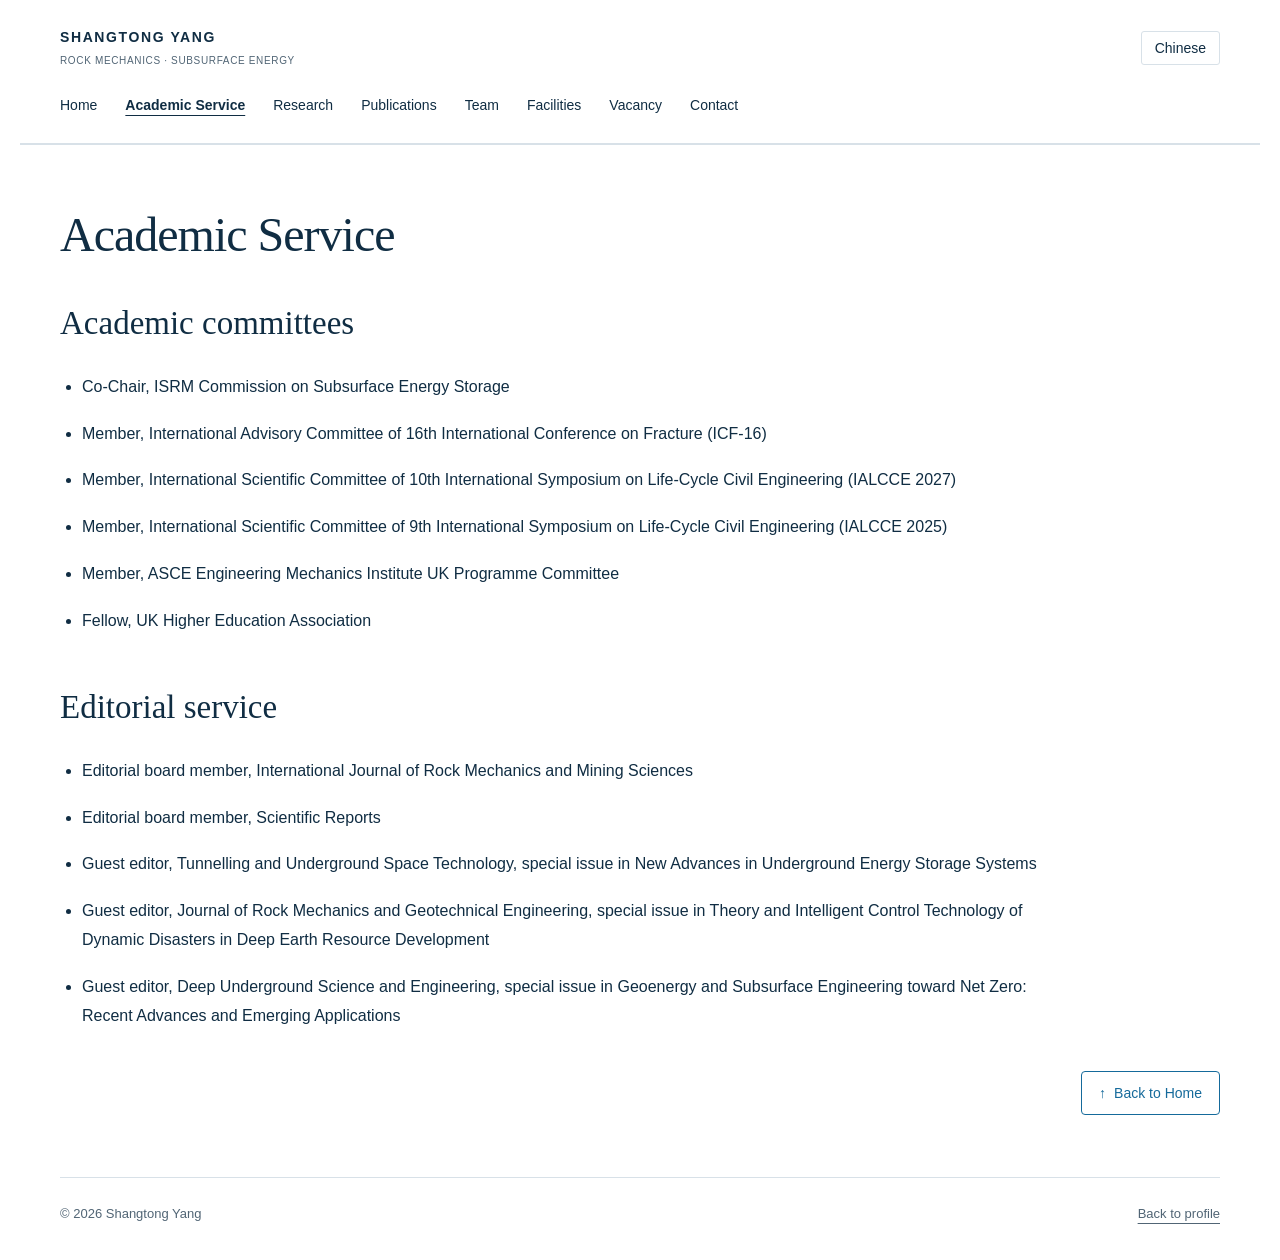
<file: academic-service.html>
<!doctype html>
<html lang="en"><head><meta charset="utf-8"><meta name="viewport" content="width=device-width,initial-scale=1"><title>Academic Service | Prof Shangtong Yang</title><meta name="description" content="Academic profile of Professor Shangtong Yang. Research in rock fatigue, subsurface energy storage and geoenergy engineering."><link rel="icon" type="image/svg+xml" href="data:image/svg+xml,%3Csvg%20xmlns='http://www.w3.org/2000/svg'%20viewBox='0%200%2064%2064'%3E%3Crect%20width='64'%20height='64'%20rx='12'%20fill='%230c2840'/%3E%3Ctext%20x='32'%20y='43'%20text-anchor='middle'%20font-family='Georgia'%20font-size='32'%20fill='white'%3ESY%3C/text%3E%3C/svg%3E"><link rel="stylesheet" href="style.css"></head><body data-page="service">



<a class="skip" href="#main">Skip to content</a>



<header><a class="brand" href="index.html#home"><span data-en="SHANGTONG YANG" data-zh="杨尚同" class="brand-name">SHANGTONG YANG</span><span data-en="ROCK MECHANICS · SUBSURFACE ENERGY" data-zh="岩石力学 · 地下能源">ROCK MECHANICS · SUBSURFACE ENERGY</span></a><nav aria-label="Main navigation"><a href="index.html" data-en="Home" data-zh="首页">Home</a><a href="academic-service.html" data-en="Academic Service" data-zh="学术兼职" aria-current="page">Academic Service</a><a href="index.html#research" data-en="Research" data-zh="研究方向">Research</a><a href="publications.html" data-en="Publications" data-zh="学术成果">Publications</a><a href="index.html#team" data-en="Team" data-zh="研究团队">Team</a><a href="facilities.html" data-en="Facilities" data-zh="科研设施">Facilities</a><a href="index.html#vacancy" data-en="Vacancy" data-zh="招聘信息">Vacancy</a><a href="index.html#contact" data-en="Contact" data-zh="联系方式">Contact</a></nav><button id="language" type="button" aria-label="Switch to Chinese">Chinese</button></header>



<main id="main"><section class="section standalone"><h1 data-en="Academic Service" data-zh="学术兼职">Academic Service</h1><h2 data-en="Academic committees" data-zh="学术委员会及学术任职">Academic committees</h2><ul class="appointments"><li data-en="Co-Chair, ISRM Commission on Subsurface Energy Storage" data-zh="共同主席，ISRM 地下储能委员会">Co-Chair, ISRM Commission on Subsurface Energy Storage</li><li data-en="Member, International Advisory Committee of 16th International Conference on Fracture (ICF-16)" data-zh="委员，第十六届国际断裂大会国际顾问委员会">Member, International Advisory Committee of 16th International Conference on Fracture (ICF-16)</li><li data-en="Member, International Scientific Committee of 10th International Symposium on Life-Cycle Civil Engineering (IALCCE 2027)" data-zh="委员，第十届国际全寿命土木工程学术会议国际科学委员会（IALCCE 2027）">Member, International Scientific Committee of 10th International Symposium on Life-Cycle Civil Engineering (IALCCE 2027)</li><li data-en="Member, International Scientific Committee of 9th International Symposium on Life-Cycle Civil Engineering (IALCCE 2025)" data-zh="委员，第九届国际全寿命土木工程学术会议国际科学委员会（IALCCE 2025）">Member, International Scientific Committee of 9th International Symposium on Life-Cycle Civil Engineering (IALCCE 2025)</li><li data-en="Member, ASCE Engineering Mechanics Institute UK Programme Committee" data-zh="委员，ASCE 工程力学研究所英国项目委员会">Member, ASCE Engineering Mechanics Institute UK Programme Committee</li><li data-en="Fellow, UK Higher Education Association" data-zh="Fellow，UK Higher Education Association">Fellow, UK Higher Education Association</li></ul><h2 data-en="Editorial service" data-zh="期刊编辑工作">Editorial service</h2><ul class="appointments"><li data-en="Editorial board member, International Journal of Rock Mechanics and Mining Sciences" data-zh="编委，International Journal of Rock Mechanics and Mining Sciences">Editorial board member, International Journal of Rock Mechanics and Mining Sciences</li><li data-en="Editorial board member, Scientific Reports" data-zh="编委，Scientific Reports">Editorial board member, Scientific Reports</li><li data-en="Guest editor, Tunnelling and Underground Space Technology, special issue in New Advances in Underground Energy Storage Systems" data-zh="客座编辑，Tunnelling and Underground Space Technology 专刊 New Advances in Underground Energy Storage Systems">Guest editor, Tunnelling and Underground Space Technology, special issue in New Advances in Underground Energy Storage Systems</li><li data-en="Guest editor, Journal of Rock Mechanics and Geotechnical Engineering, special issue in Theory and Intelligent Control Technology of Dynamic Disasters in Deep Earth Resource Development" data-zh="客座编辑，Journal of Rock Mechanics and Geotechnical Engineering 专刊 Theory and Intelligent Control Technology of Dynamic Disasters in Deep Earth Resource Development">Guest editor, Journal of Rock Mechanics and Geotechnical Engineering, special issue in Theory and Intelligent Control Technology of Dynamic Disasters in Deep Earth Resource Development</li><li data-en="Guest editor, Deep Underground Science and Engineering, special issue in Geoenergy and Subsurface Engineering toward Net Zero: Recent Advances and Emerging Applications" data-zh="客座编辑，Deep Underground Science and Engineering 专刊 Geoenergy and Subsurface Engineering toward Net Zero: Recent Advances and Emerging Applications">Guest editor, Deep Underground Science and Engineering, special issue in Geoenergy and Subsurface Engineering toward Net Zero: Recent Advances and Emerging Applications</li></ul><div class="section-home-action"><a class="section-home-button" href="index.html#home"><span aria-hidden="true">↑</span> <span data-en="Back to Home" data-zh="返回首页">Back to Home</span></a></div></section></main><footer><span>© <span id="year">2026</span> <span data-en="Shangtong Yang" data-zh="杨尚同">Shangtong Yang</span></span><a href="index.html" data-en="Back to profile" data-zh="返回个人主页">Back to profile</a></footer><script src="app.js"></script></body></html>
</file>
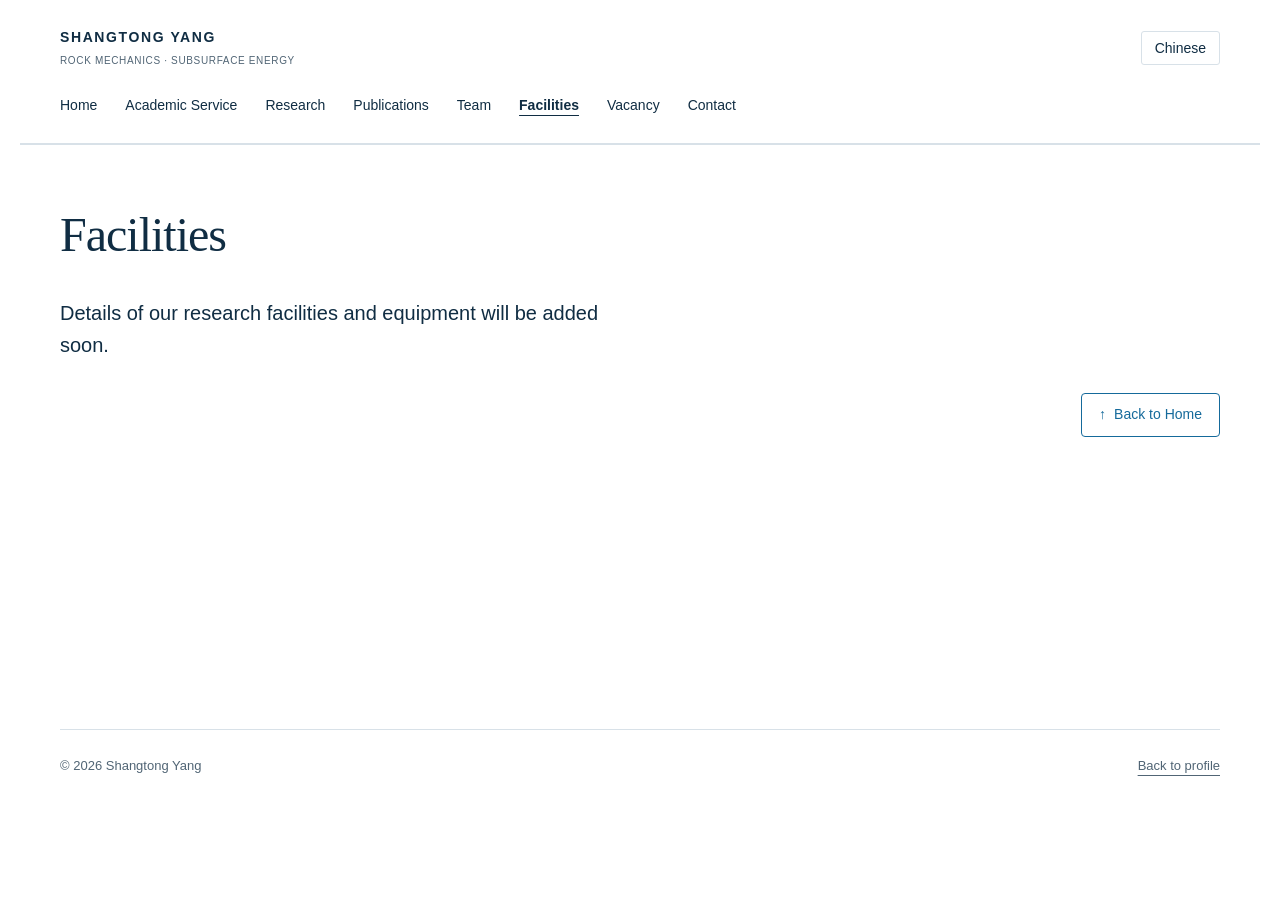
<file: facilities.html>
<!doctype html>
<html lang="en"><head><meta charset="utf-8"><meta name="viewport" content="width=device-width,initial-scale=1"><title>Facilities | Prof Shangtong Yang</title><meta name="description" content="Academic profile of Professor Shangtong Yang. Research in rock fatigue, subsurface energy storage and geoenergy engineering."><link rel="icon" type="image/svg+xml" href="data:image/svg+xml,%3Csvg%20xmlns='http://www.w3.org/2000/svg'%20viewBox='0%200%2064%2064'%3E%3Crect%20width='64'%20height='64'%20rx='12'%20fill='%230c2840'/%3E%3Ctext%20x='32'%20y='43'%20text-anchor='middle'%20font-family='Georgia'%20font-size='32'%20fill='white'%3ESY%3C/text%3E%3C/svg%3E"><link rel="stylesheet" href="style.css"></head><body data-page="facilities">



<a class="skip" href="#main">Skip to content</a>



<header><a class="brand" href="index.html#home"><span data-en="SHANGTONG YANG" data-zh="杨尚同" class="brand-name">SHANGTONG YANG</span><span data-en="ROCK MECHANICS · SUBSURFACE ENERGY" data-zh="岩石力学 · 地下能源">ROCK MECHANICS · SUBSURFACE ENERGY</span></a><nav aria-label="Main navigation"><a href="index.html" data-en="Home" data-zh="首页">Home</a><a href="academic-service.html" data-en="Academic Service" data-zh="学术兼职">Academic Service</a><a href="index.html#research" data-en="Research" data-zh="研究方向">Research</a><a href="publications.html" data-en="Publications" data-zh="学术成果">Publications</a><a href="index.html#team" data-en="Team" data-zh="研究团队">Team</a><a href="facilities.html" data-en="Facilities" data-zh="科研设施" aria-current="page">Facilities</a><a href="index.html#vacancy" data-en="Vacancy" data-zh="招聘信息">Vacancy</a><a href="index.html#contact" data-en="Contact" data-zh="联系方式">Contact</a></nav><button id="language" type="button" aria-label="Switch to Chinese">Chinese</button></header>



<main id="main"><section class="section standalone"><h1 data-en="Facilities" data-zh="科研设施">Facilities</h1><p class="intro" data-en="Details of our research facilities and equipment will be added soon." data-zh="科研设施与仪器设备的详细介绍即将更新。">Details of our research facilities and equipment will be added soon.</p><div class="section-home-action"><a class="section-home-button" href="index.html#home"><span aria-hidden="true">↑</span> <span data-en="Back to Home" data-zh="返回首页">Back to Home</span></a></div></section></main><footer><span>© <span id="year">2026</span> <span data-en="Shangtong Yang" data-zh="杨尚同">Shangtong Yang</span></span><a href="index.html" data-en="Back to profile" data-zh="返回个人主页">Back to profile</a></footer><script src="app.js"></script></body></html>
</file>
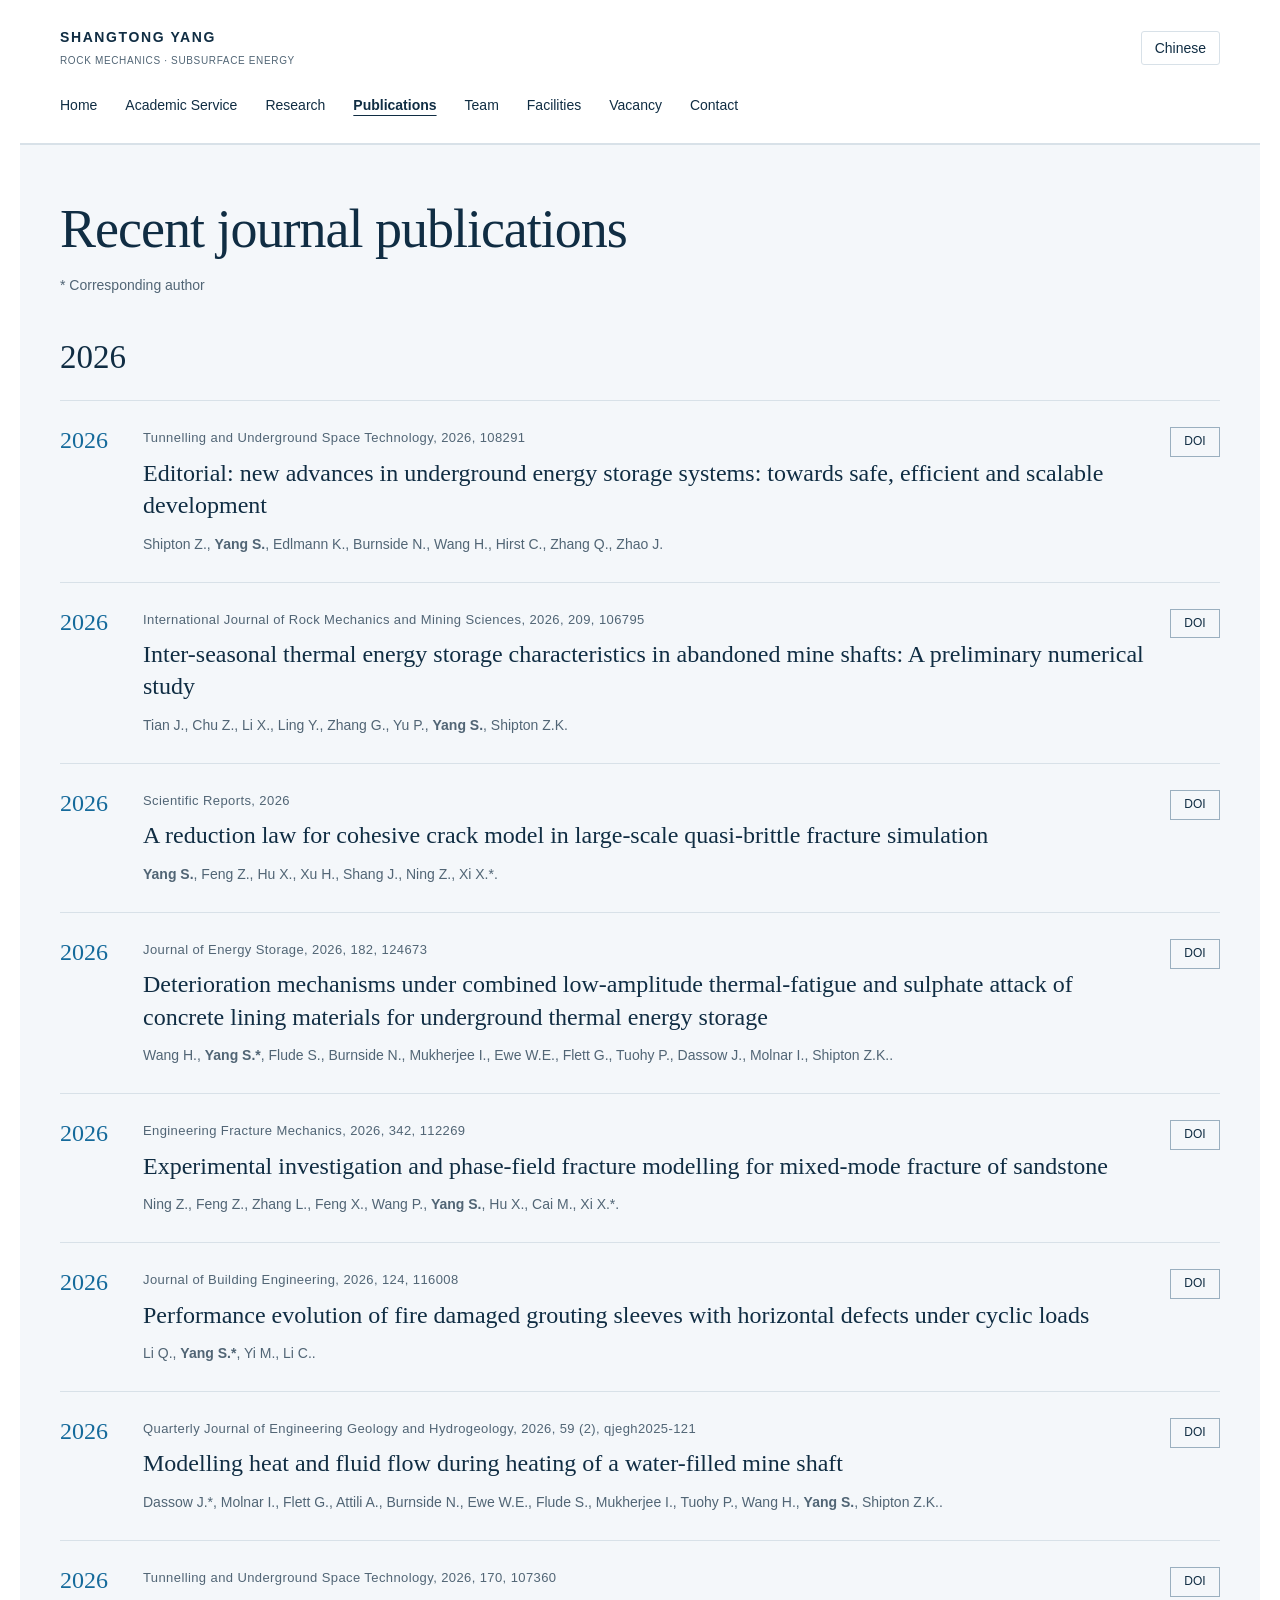
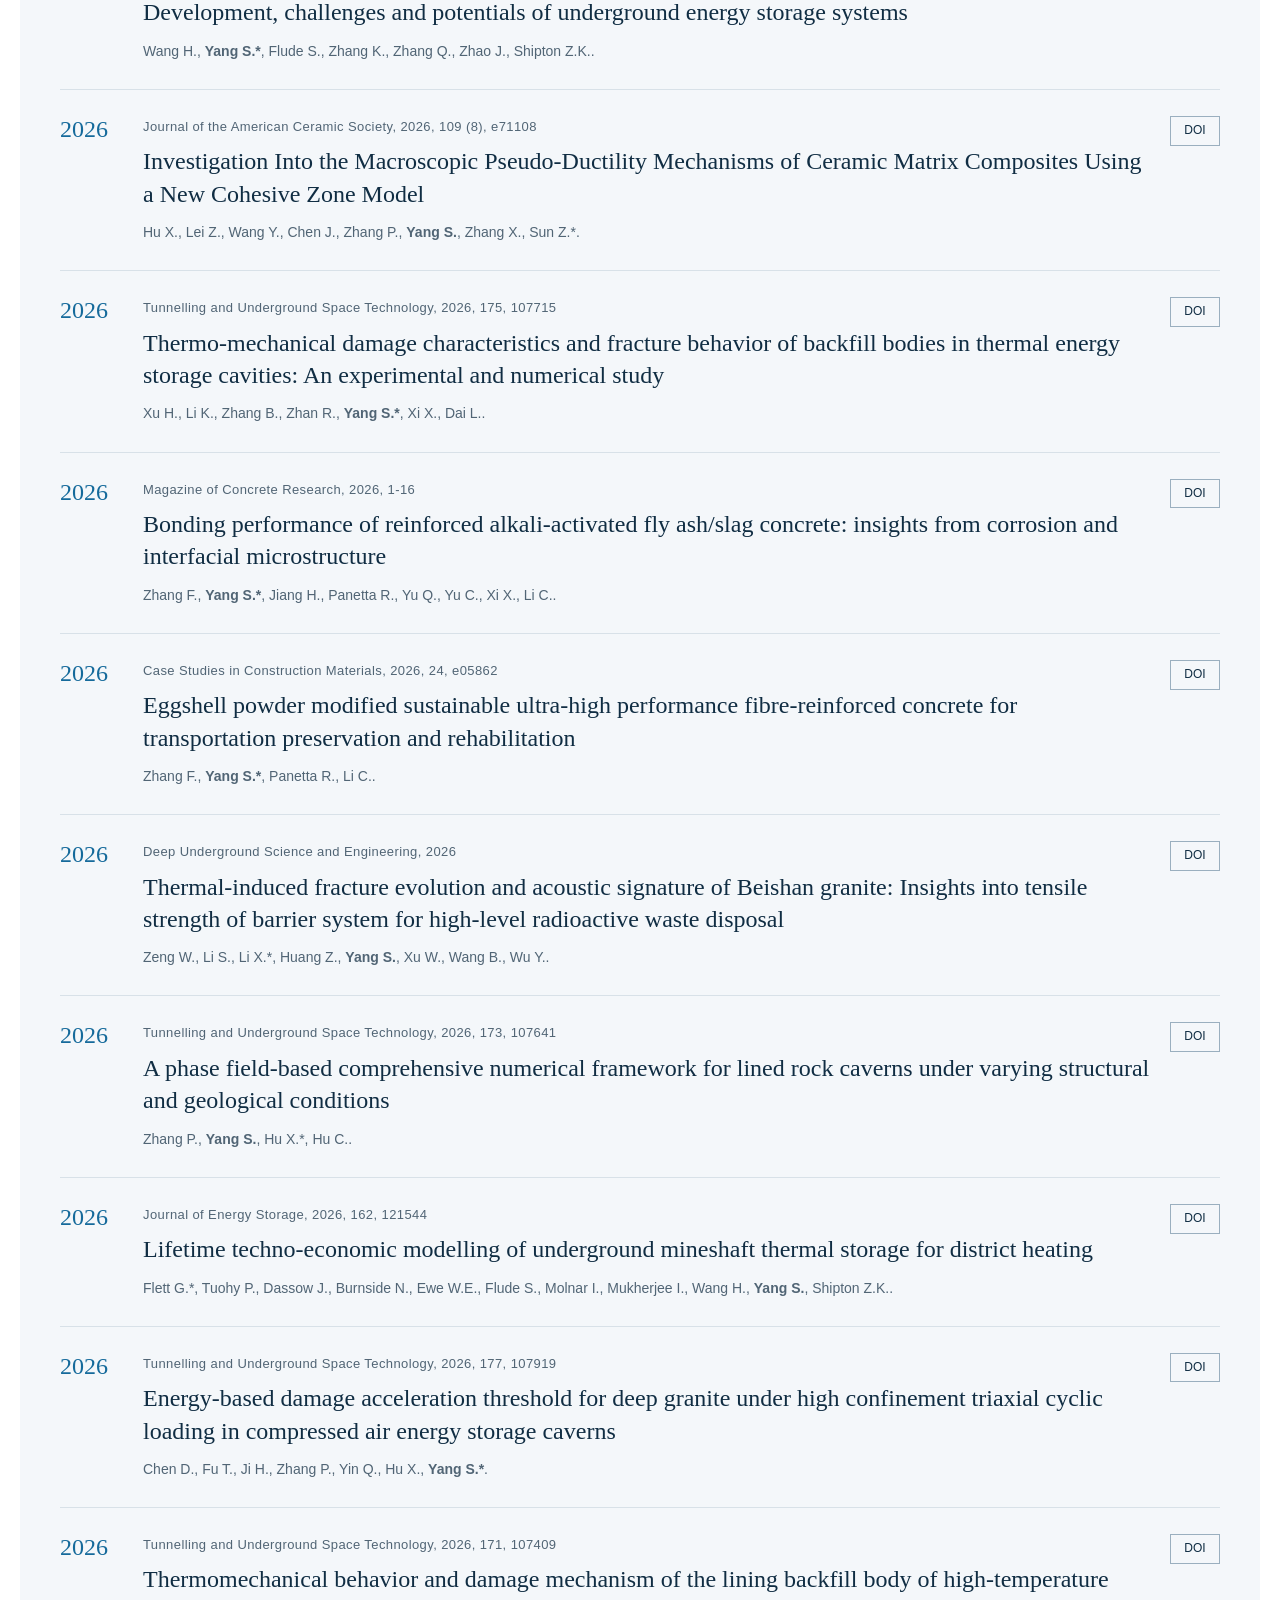
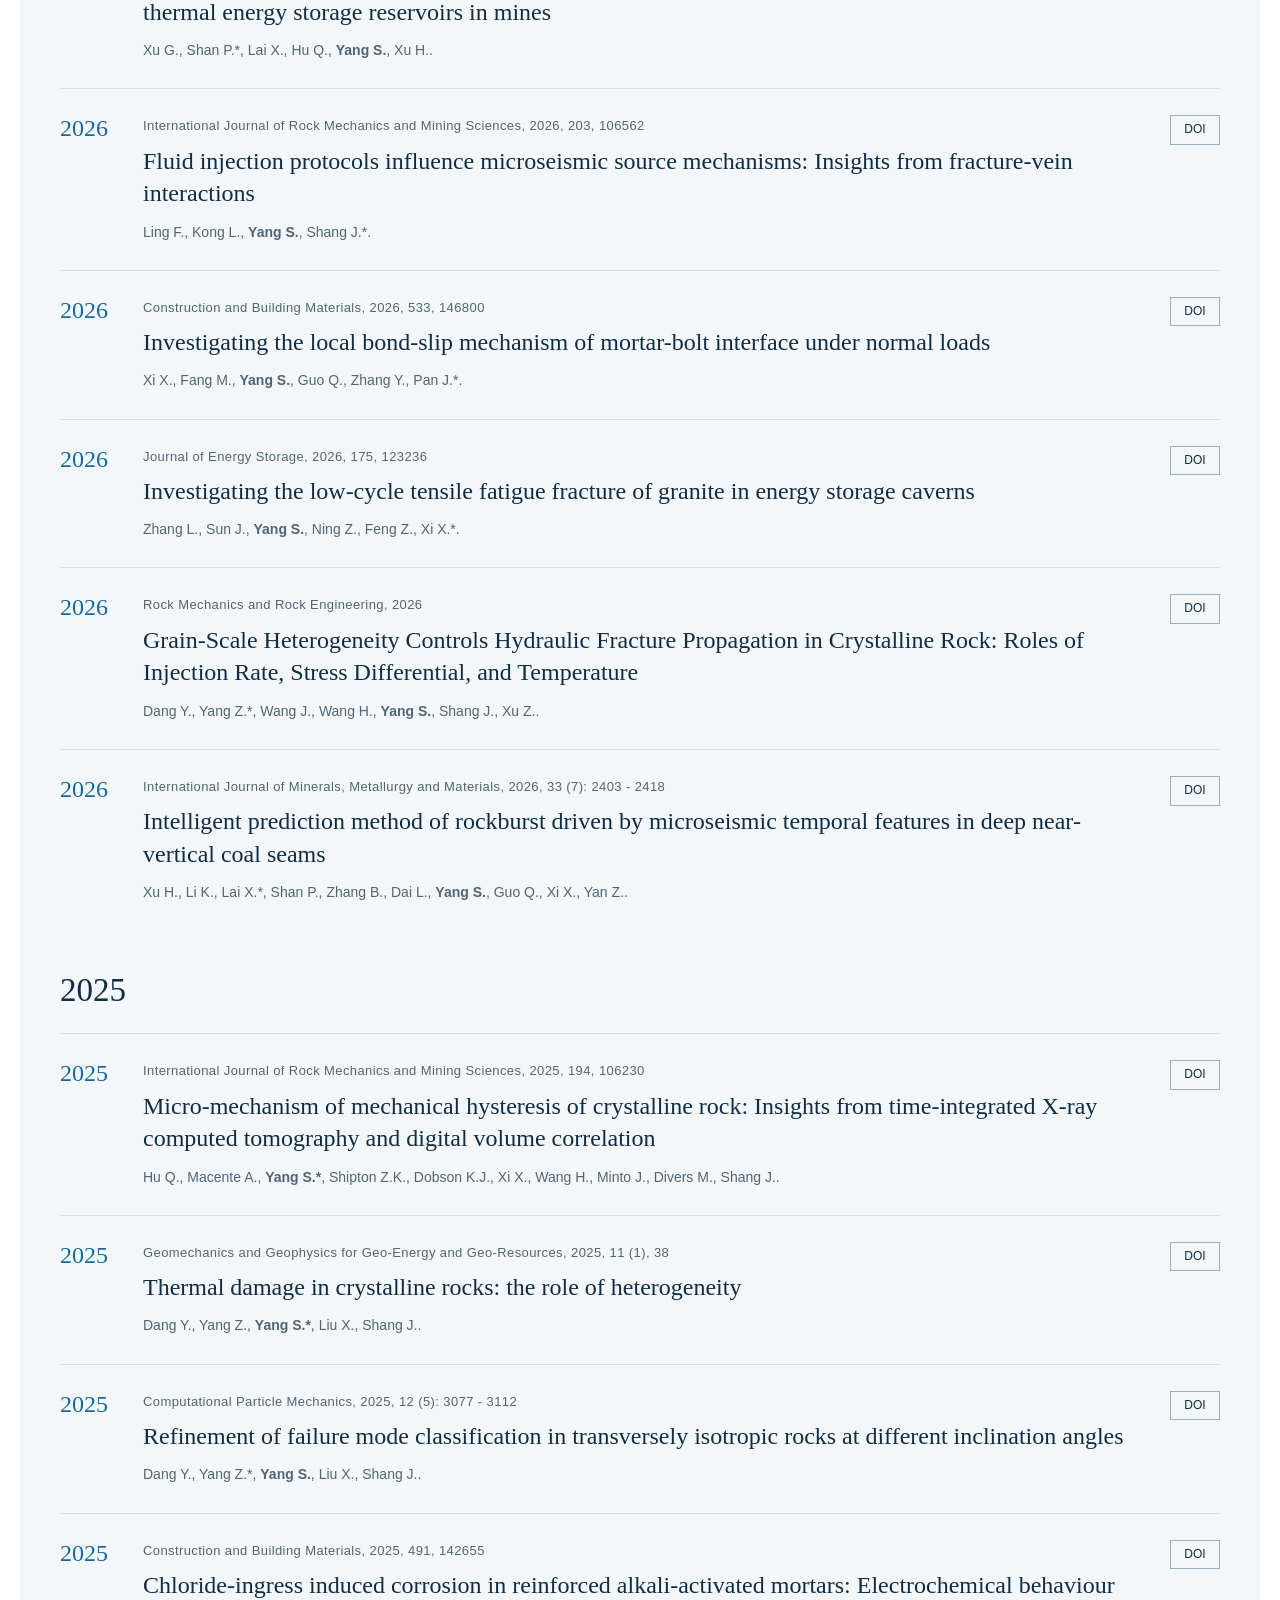
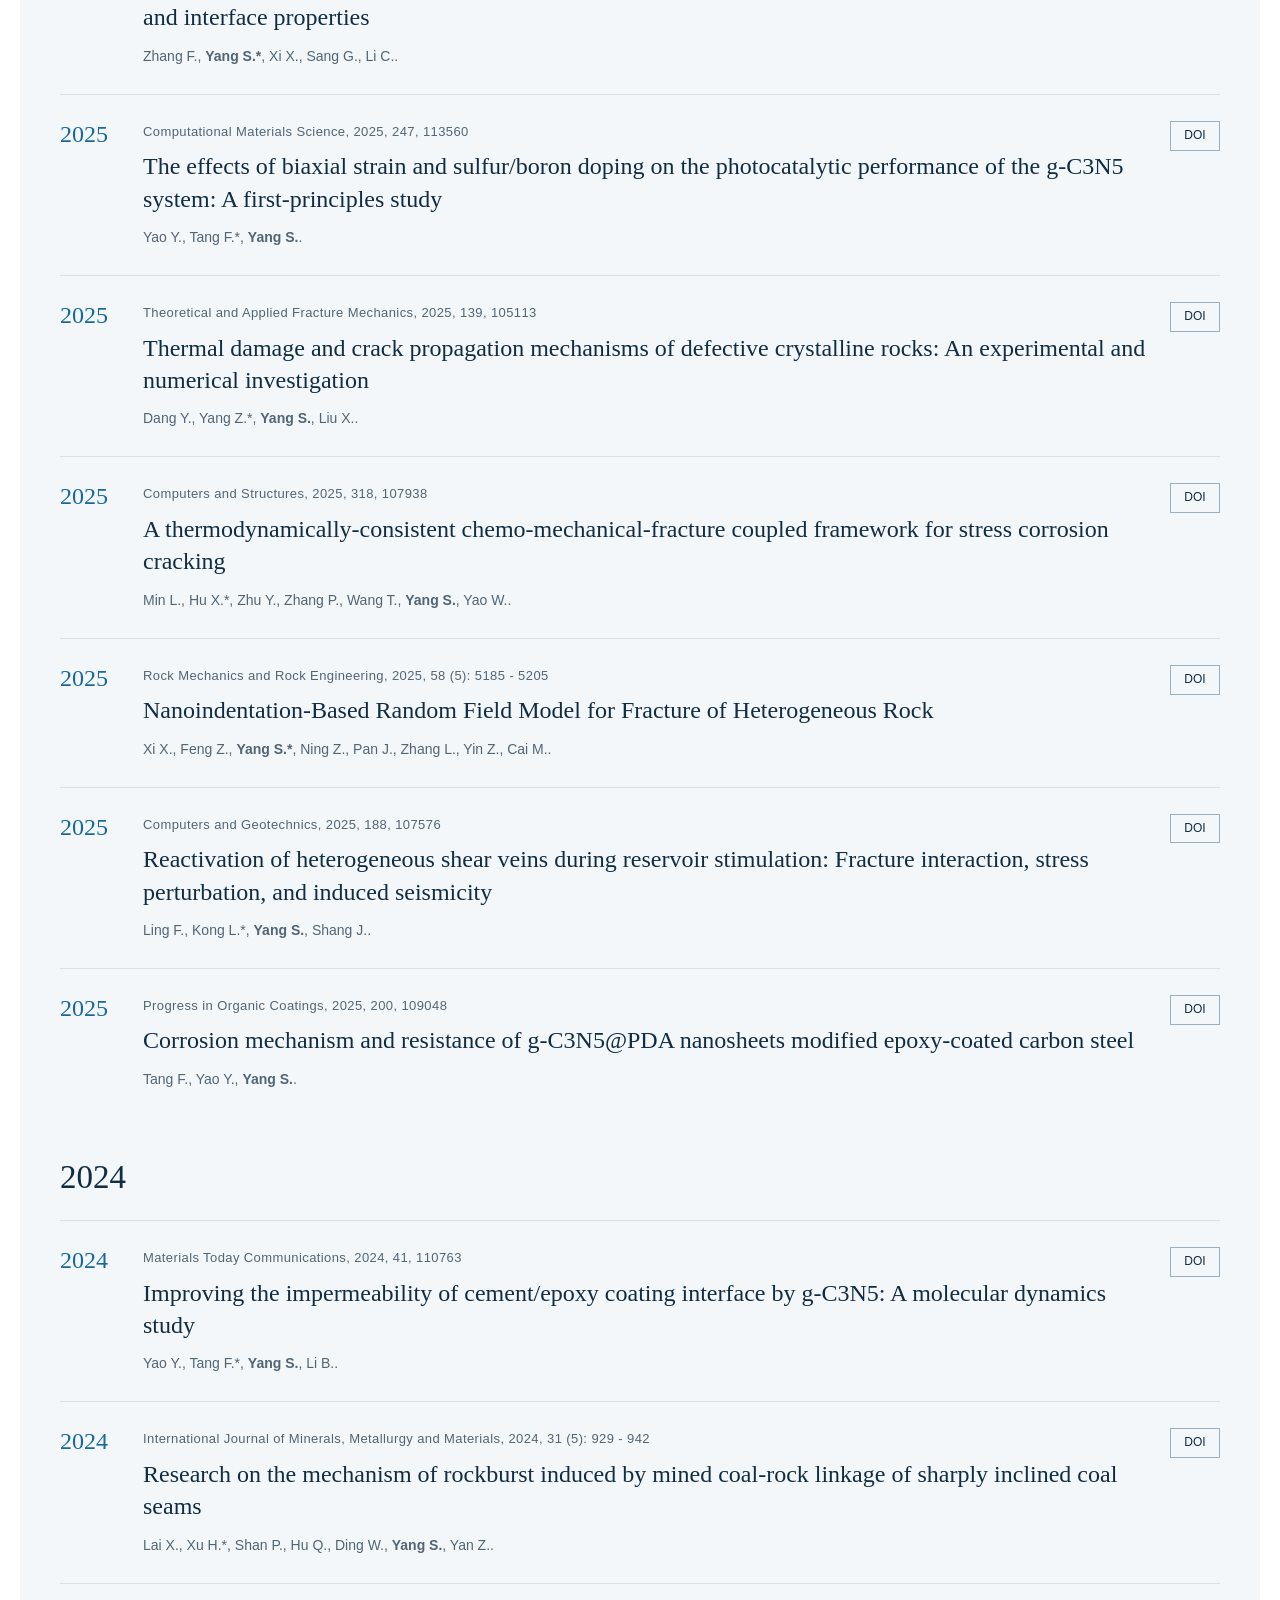
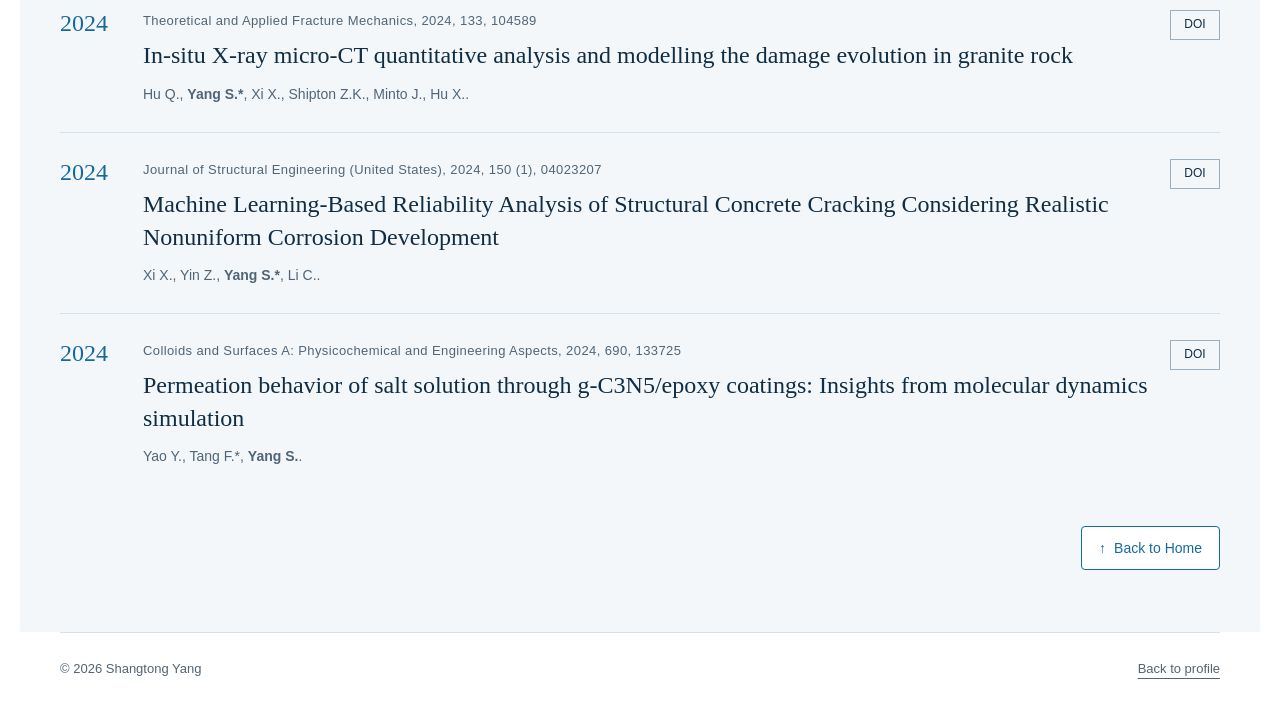
<file: publications.html>
<!doctype html>
<html lang="en"><head><meta charset="utf-8"><meta name="viewport" content="width=device-width,initial-scale=1"><title>Recent journal publications | Prof Shangtong Yang</title><meta name="description" content="Academic profile of Professor Shangtong Yang. Research in rock fatigue, subsurface energy storage and geoenergy engineering."><link rel="icon" type="image/svg+xml" href="data:image/svg+xml,%3Csvg%20xmlns='http://www.w3.org/2000/svg'%20viewBox='0%200%2064%2064'%3E%3Crect%20width='64'%20height='64'%20rx='12'%20fill='%230c2840'/%3E%3Ctext%20x='32'%20y='43'%20text-anchor='middle'%20font-family='Georgia'%20font-size='32'%20fill='white'%3ESY%3C/text%3E%3C/svg%3E"><link rel="stylesheet" href="style.css"></head><body data-page="publications">




<a class="skip" href="#main">Skip to content</a>




<header><a class="brand" href="index.html#home"><span data-en="SHANGTONG YANG" data-zh="杨尚同" class="brand-name">SHANGTONG YANG</span><span data-en="ROCK MECHANICS · SUBSURFACE ENERGY" data-zh="岩石力学 · 地下能源">ROCK MECHANICS · SUBSURFACE ENERGY</span></a><nav aria-label="Main navigation"><a href="index.html" data-en="Home" data-zh="首页">Home</a><a href="academic-service.html" data-en="Academic Service" data-zh="学术兼职">Academic Service</a><a href="index.html#research" data-en="Research" data-zh="研究方向">Research</a><a href="publications.html" data-en="Publications" data-zh="学术成果" aria-current="page">Publications</a><a href="index.html#team" data-en="Team" data-zh="研究团队">Team</a><a href="facilities.html" data-en="Facilities" data-zh="科研设施">Facilities</a><a href="index.html#vacancy" data-en="Vacancy" data-zh="招聘信息">Vacancy</a><a href="index.html#contact" data-en="Contact" data-zh="联系方式">Contact</a></nav><button id="language" type="button" aria-label="Switch to Chinese">Chinese</button></header>




<main id="main"><section class="section publications"><h1 data-en="Recent journal publications" data-zh="近期发表的期刊论文">Recent journal publications</h1><p class="publication-note" data-en="* Corresponding author" data-zh="* 通讯作者">* Corresponding author</p><div><section class="publication-year" id="year-2026"><h2>2026</h2><div class="papers"><article><span class="year">2026</span><div><p class="journal">Tunnelling and Underground Space Technology, 2026, 108291</p><h3><a href="https://doi.org/10.1016/j.tust.2026.108291" target="_blank" rel="noopener noreferrer">Editorial: new advances in underground energy storage systems: towards safe, efficient and scalable development</a></h3><p class="authors">Shipton Z., <strong>Yang S.</strong>, Edlmann K., Burnside N., Wang H., Hirst C., Zhang Q., Zhao J.</p></div><a class="doi" href="https://doi.org/10.1016/j.tust.2026.108291" target="_blank" rel="noopener noreferrer">DOI</a></article><article><span class="year">2026</span><div><p class="journal">International Journal of Rock Mechanics and Mining Sciences, 2026, 209, 106795</p><h3><a href="https://doi.org/10.1016/j.ijrmms.2026.106795" target="_blank" rel="noopener noreferrer">Inter-seasonal thermal energy storage characteristics in abandoned mine shafts: A preliminary numerical study</a></h3><p class="authors">Tian J., Chu Z., Li X., Ling Y., Zhang G., Yu P., <strong>Yang S.</strong>, Shipton Z.K.</p></div><a class="doi" href="https://doi.org/10.1016/j.ijrmms.2026.106795" target="_blank" rel="noopener noreferrer">DOI</a></article><article><span class="year">2026</span><div><p class="journal">Scientific Reports, 2026</p><h3><a href="https://doi.org/10.1038/s41598-026-68624-1" target="_blank" rel="noopener noreferrer">A reduction law for cohesive crack model in large-scale quasi-brittle fracture simulation</a></h3><p class="authors"><strong>Yang S.</strong>, Feng Z., Hu X., Xu H., Shang J., Ning Z., Xi X.*.</p></div><a class="doi" href="https://doi.org/10.1038/s41598-026-68624-1" aria-label="DOI: A reduction law for cohesive crack model in large-scale quasi-brittle fracture simulation" target="_blank" rel="noopener noreferrer">DOI</a></article><article><span class="year">2026</span><div><p class="journal">Journal of Energy Storage, 2026, 182, 124673</p><h3><a href="https://doi.org/10.1016/j.est.2026.124673" target="_blank" rel="noopener noreferrer">Deterioration mechanisms under combined low-amplitude thermal-fatigue and sulphate attack of concrete lining materials for underground thermal energy storage</a></h3><p class="authors">Wang H., <strong>Yang S.*</strong>, Flude S., Burnside N., Mukherjee I., Ewe W.E., Flett G., Tuohy P., Dassow J., Molnar I., Shipton Z.K..</p></div><a class="doi" href="https://doi.org/10.1016/j.est.2026.124673" aria-label="DOI: Deterioration mechanisms under combined low-amplitude thermal-fatigue and sulphate attack of concrete lining materials for underground thermal energy storage" target="_blank" rel="noopener noreferrer">DOI</a></article><article><span class="year">2026</span><div><p class="journal">Engineering Fracture Mechanics, 2026, 342, 112269</p><h3><a href="https://doi.org/10.1016/j.engfracmech.2026.112269" target="_blank" rel="noopener noreferrer">Experimental investigation and phase-field fracture modelling for mixed-mode fracture of sandstone</a></h3><p class="authors">Ning Z., Feng Z., Zhang L., Feng X., Wang P., <strong>Yang S.</strong>, Hu X., Cai M., Xi X.*.</p></div><a class="doi" href="https://doi.org/10.1016/j.engfracmech.2026.112269" aria-label="DOI: Experimental investigation and phase-field fracture modelling for mixed-mode fracture of sandstone" target="_blank" rel="noopener noreferrer">DOI</a></article><article><span class="year">2026</span><div><p class="journal">Journal of Building Engineering, 2026, 124, 116008</p><h3><a href="https://doi.org/10.1016/j.jobe.2026.116008" target="_blank" rel="noopener noreferrer">Performance evolution of fire damaged grouting sleeves with horizontal defects under cyclic loads</a></h3><p class="authors">Li Q., <strong>Yang S.*</strong>, Yi M., Li C..</p></div><a class="doi" href="https://doi.org/10.1016/j.jobe.2026.116008" aria-label="DOI: Performance evolution of fire damaged grouting sleeves with horizontal defects under cyclic loads" target="_blank" rel="noopener noreferrer">DOI</a></article><article><span class="year">2026</span><div><p class="journal">Quarterly Journal of Engineering Geology and Hydrogeology, 2026, 59 (2), qjegh2025-121</p><h3><a href="https://doi.org/10.1144/qjegh2025-121" target="_blank" rel="noopener noreferrer">Modelling heat and fluid flow during heating of a water-filled mine shaft</a></h3><p class="authors">Dassow J.*, Molnar I., Flett G., Attili A., Burnside N., Ewe W.E., Flude S., Mukherjee I., Tuohy P., Wang H., <strong>Yang S.</strong>, Shipton Z.K..</p></div><a class="doi" href="https://doi.org/10.1144/qjegh2025-121" aria-label="DOI: Modelling heat and fluid flow during heating of a water-filled mine shaft" target="_blank" rel="noopener noreferrer">DOI</a></article><article><span class="year">2026</span><div><p class="journal">Tunnelling and Underground Space Technology, 2026, 170, 107360</p><h3><a href="https://doi.org/10.1016/j.tust.2025.107360" target="_blank" rel="noopener noreferrer">Development, challenges and potentials of underground energy storage systems</a></h3><p class="authors">Wang H., <strong>Yang S.*</strong>, Flude S., Zhang K., Zhang Q., Zhao J., Shipton Z.K..</p></div><a class="doi" href="https://doi.org/10.1016/j.tust.2025.107360" aria-label="DOI: Development, challenges and potentials of underground energy storage systems" target="_blank" rel="noopener noreferrer">DOI</a></article><article><span class="year">2026</span><div><p class="journal">Journal of the American Ceramic Society, 2026, 109 (8), e71108</p><h3><a href="https://doi.org/10.1111/jace.71108" target="_blank" rel="noopener noreferrer">Investigation Into the Macroscopic Pseudo-Ductility Mechanisms of Ceramic Matrix Composites Using a New Cohesive Zone Model</a></h3><p class="authors">Hu X., Lei Z., Wang Y., Chen J., Zhang P., <strong>Yang S.</strong>, Zhang X., Sun Z.*.</p></div><a class="doi" href="https://doi.org/10.1111/jace.71108" aria-label="DOI: Investigation Into the Macroscopic Pseudo-Ductility Mechanisms of Ceramic Matrix Composites Using a New Cohesive Zone Model" target="_blank" rel="noopener noreferrer">DOI</a></article><article><span class="year">2026</span><div><p class="journal">Tunnelling and Underground Space Technology, 2026, 175, 107715</p><h3><a href="https://doi.org/10.1016/j.tust.2026.107715" target="_blank" rel="noopener noreferrer">Thermo-mechanical damage characteristics and fracture behavior of backfill bodies in thermal energy storage cavities: An experimental and numerical study</a></h3><p class="authors">Xu H., Li K., Zhang B., Zhan R., <strong>Yang S.*</strong>, Xi X., Dai L..</p></div><a class="doi" href="https://doi.org/10.1016/j.tust.2026.107715" aria-label="DOI: Thermo-mechanical damage characteristics and fracture behavior of backfill bodies in thermal energy storage cavities: An experimental and numerical study" target="_blank" rel="noopener noreferrer">DOI</a></article><article><span class="year">2026</span><div><p class="journal">Magazine of Concrete Research, 2026, 1-16</p><h3><a href="https://doi.org/10.1680/jmacr.25.00560" target="_blank" rel="noopener noreferrer">Bonding performance of reinforced alkali-activated fly ash/slag concrete: insights from corrosion and interfacial microstructure</a></h3><p class="authors">Zhang F., <strong>Yang S.*</strong>, Jiang H., Panetta R., Yu Q., Yu C., Xi X., Li C..</p></div><a class="doi" href="https://doi.org/10.1680/jmacr.25.00560" aria-label="DOI: Bonding performance of reinforced alkali-activated fly ash/slag concrete: insights from corrosion and interfacial microstructure" target="_blank" rel="noopener noreferrer">DOI</a></article><article><span class="year">2026</span><div><p class="journal">Case Studies in Construction Materials, 2026, 24, e05862</p><h3><a href="https://doi.org/10.1016/j.cscm.2026.e05862" target="_blank" rel="noopener noreferrer">Eggshell powder modified sustainable ultra-high performance fibre-reinforced concrete for transportation preservation and rehabilitation</a></h3><p class="authors">Zhang F., <strong>Yang S.*</strong>, Panetta R., Li C..</p></div><a class="doi" href="https://doi.org/10.1016/j.cscm.2026.e05862" aria-label="DOI: Eggshell powder modified sustainable ultra-high performance fibre-reinforced concrete for transportation preservation and rehabilitation" target="_blank" rel="noopener noreferrer">DOI</a></article><article><span class="year">2026</span><div><p class="journal">Deep Underground Science and Engineering, 2026</p><h3><a href="https://doi.org/10.1002/dug2.70089" target="_blank" rel="noopener noreferrer">Thermal-induced fracture evolution and acoustic signature of Beishan granite: Insights into tensile strength of barrier system for high-level radioactive waste disposal</a></h3><p class="authors">Zeng W., Li S., Li X.*, Huang Z., <strong>Yang S.</strong>, Xu W., Wang B., Wu Y..</p></div><a class="doi" href="https://doi.org/10.1002/dug2.70089" aria-label="DOI: Thermal-induced fracture evolution and acoustic signature of Beishan granite: Insights into tensile strength of barrier system for high-level radioactive waste disposal" target="_blank" rel="noopener noreferrer">DOI</a></article><article><span class="year">2026</span><div><p class="journal">Tunnelling and Underground Space Technology, 2026, 173, 107641</p><h3><a href="https://doi.org/10.1016/j.tust.2026.107641" target="_blank" rel="noopener noreferrer">A phase field-based comprehensive numerical framework for lined rock caverns under varying structural and geological conditions</a></h3><p class="authors">Zhang P., <strong>Yang S.</strong>, Hu X.*, Hu C..</p></div><a class="doi" href="https://doi.org/10.1016/j.tust.2026.107641" aria-label="DOI: A phase field-based comprehensive numerical framework for lined rock caverns under varying structural and geological conditions" target="_blank" rel="noopener noreferrer">DOI</a></article><article><span class="year">2026</span><div><p class="journal">Journal of Energy Storage, 2026, 162, 121544</p><h3><a href="https://doi.org/10.1016/j.est.2026.121544" target="_blank" rel="noopener noreferrer">Lifetime techno-economic modelling of underground mineshaft thermal storage for district heating</a></h3><p class="authors">Flett G.*, Tuohy P., Dassow J., Burnside N., Ewe W.E., Flude S., Molnar I., Mukherjee I., Wang H., <strong>Yang S.</strong>, Shipton Z.K..</p></div><a class="doi" href="https://doi.org/10.1016/j.est.2026.121544" aria-label="DOI: Lifetime techno-economic modelling of underground mineshaft thermal storage for district heating" target="_blank" rel="noopener noreferrer">DOI</a></article><article><span class="year">2026</span><div><p class="journal">Tunnelling and Underground Space Technology, 2026, 177, 107919</p><h3><a href="https://doi.org/10.1016/j.tust.2026.107919" target="_blank" rel="noopener noreferrer">Energy-based damage acceleration threshold for deep granite under high confinement triaxial cyclic loading in compressed air energy storage caverns</a></h3><p class="authors">Chen D., Fu T., Ji H., Zhang P., Yin Q., Hu X., <strong>Yang S.*</strong>.</p></div><a class="doi" href="https://doi.org/10.1016/j.tust.2026.107919" aria-label="DOI: Energy-based damage acceleration threshold for deep granite under high confinement triaxial cyclic loading in compressed air energy storage caverns" target="_blank" rel="noopener noreferrer">DOI</a></article><article><span class="year">2026</span><div><p class="journal">Tunnelling and Underground Space Technology, 2026, 171, 107409</p><h3><a href="https://doi.org/10.1016/j.tust.2025.107409" target="_blank" rel="noopener noreferrer">Thermomechanical behavior and damage mechanism of the lining backfill body of high-temperature thermal energy storage reservoirs in mines</a></h3><p class="authors">Xu G., Shan P.*, Lai X., Hu Q., <strong>Yang S.</strong>, Xu H..</p></div><a class="doi" href="https://doi.org/10.1016/j.tust.2025.107409" aria-label="DOI: Thermomechanical behavior and damage mechanism of the lining backfill body of high-temperature thermal energy storage reservoirs in mines" target="_blank" rel="noopener noreferrer">DOI</a></article><article><span class="year">2026</span><div><p class="journal">International Journal of Rock Mechanics and Mining Sciences, 2026, 203, 106562</p><h3><a href="https://doi.org/10.1016/j.ijrmms.2026.106562" target="_blank" rel="noopener noreferrer">Fluid injection protocols influence microseismic source mechanisms: Insights from fracture-vein interactions</a></h3><p class="authors">Ling F., Kong L., <strong>Yang S.</strong>, Shang J.*.</p></div><a class="doi" href="https://doi.org/10.1016/j.ijrmms.2026.106562" aria-label="DOI: Fluid injection protocols influence microseismic source mechanisms: Insights from fracture-vein interactions" target="_blank" rel="noopener noreferrer">DOI</a></article><article><span class="year">2026</span><div><p class="journal">Construction and Building Materials, 2026, 533, 146800</p><h3><a href="https://doi.org/10.1016/j.conbuildmat.2026.146800" target="_blank" rel="noopener noreferrer">Investigating the local bond-slip mechanism of mortar-bolt interface under normal loads</a></h3><p class="authors">Xi X., Fang M., <strong>Yang S.</strong>, Guo Q., Zhang Y., Pan J.*.</p></div><a class="doi" href="https://doi.org/10.1016/j.conbuildmat.2026.146800" aria-label="DOI: Investigating the local bond-slip mechanism of mortar-bolt interface under normal loads" target="_blank" rel="noopener noreferrer">DOI</a></article><article><span class="year">2026</span><div><p class="journal">Journal of Energy Storage, 2026, 175, 123236</p><h3><a href="https://doi.org/10.1016/j.est.2026.123236" target="_blank" rel="noopener noreferrer">Investigating the low-cycle tensile fatigue fracture of granite in energy storage caverns</a></h3><p class="authors">Zhang L., Sun J., <strong>Yang S.</strong>, Ning Z., Feng Z., Xi X.*.</p></div><a class="doi" href="https://doi.org/10.1016/j.est.2026.123236" aria-label="DOI: Investigating the low-cycle tensile fatigue fracture of granite in energy storage caverns" target="_blank" rel="noopener noreferrer">DOI</a></article><article><span class="year">2026</span><div><p class="journal">Rock Mechanics and Rock Engineering, 2026</p><h3><a href="https://doi.org/10.1007/s00603-026-05590-0" target="_blank" rel="noopener noreferrer">Grain-Scale Heterogeneity Controls Hydraulic Fracture Propagation in Crystalline Rock: Roles of Injection Rate, Stress Differential, and Temperature</a></h3><p class="authors">Dang Y., Yang Z.*, Wang J., Wang H., <strong>Yang S.</strong>, Shang J., Xu Z..</p></div><a class="doi" href="https://doi.org/10.1007/s00603-026-05590-0" aria-label="DOI: Grain-Scale Heterogeneity Controls Hydraulic Fracture Propagation in Crystalline Rock: Roles of Injection Rate, Stress Differential, and Temperature" target="_blank" rel="noopener noreferrer">DOI</a></article><article><span class="year">2026</span><div><p class="journal">International Journal of Minerals, Metallurgy and Materials, 2026, 33 (7): 2403 - 2418</p><h3><a href="https://doi.org/10.1007/s12613-026-3408-7" target="_blank" rel="noopener noreferrer">Intelligent prediction method of rockburst driven by microseismic temporal features in deep near-vertical coal seams</a></h3><p class="authors">Xu H., Li K., Lai X.*, Shan P., Zhang B., Dai L., <strong>Yang S.</strong>, Guo Q., Xi X., Yan Z..</p></div><a class="doi" href="https://doi.org/10.1007/s12613-026-3408-7" aria-label="DOI: Intelligent prediction method of rockburst driven by microseismic temporal features in deep near-vertical coal seams" target="_blank" rel="noopener noreferrer">DOI</a></article></div></section><section class="publication-year" id="year-2025"><h2>2025</h2><div class="papers"><article><span class="year">2025</span><div><p class="journal">International Journal of Rock Mechanics and Mining Sciences, 2025, 194, 106230</p><h3><a href="https://doi.org/10.1016/j.ijrmms.2025.106230" target="_blank" rel="noopener noreferrer">Micro-mechanism of mechanical hysteresis of crystalline rock: Insights from time-integrated X-ray computed tomography and digital volume correlation</a></h3><p class="authors">Hu Q., Macente A., <strong>Yang S.*</strong>, Shipton Z.K., Dobson K.J., Xi X., Wang H., Minto J., Divers M., Shang J..</p></div><a class="doi" href="https://doi.org/10.1016/j.ijrmms.2025.106230" aria-label="DOI: Micro-mechanism of mechanical hysteresis of crystalline rock: Insights from time-integrated X-ray computed tomography and digital volume correlation" target="_blank" rel="noopener noreferrer">DOI</a></article><article><span class="year">2025</span><div><p class="journal">Geomechanics and Geophysics for Geo-Energy and Geo-Resources, 2025, 11 (1), 38</p><h3><a href="https://doi.org/10.1007/s40948-025-00955-1" target="_blank" rel="noopener noreferrer">Thermal damage in crystalline rocks: the role of heterogeneity</a></h3><p class="authors">Dang Y., Yang Z., <strong>Yang S.*</strong>, Liu X., Shang J..</p></div><a class="doi" href="https://doi.org/10.1007/s40948-025-00955-1" aria-label="DOI: Thermal damage in crystalline rocks: the role of heterogeneity" target="_blank" rel="noopener noreferrer">DOI</a></article><article><span class="year">2025</span><div><p class="journal">Computational Particle Mechanics, 2025, 12 (5): 3077 - 3112</p><h3><a href="https://doi.org/10.1007/s40571-025-00960-x" target="_blank" rel="noopener noreferrer">Refinement of failure mode classification in transversely isotropic rocks at different inclination angles</a></h3><p class="authors">Dang Y., Yang Z.*, <strong>Yang S.</strong>, Liu X., Shang J..</p></div><a class="doi" href="https://doi.org/10.1007/s40571-025-00960-x" aria-label="DOI: Refinement of failure mode classification in transversely isotropic rocks at different inclination angles" target="_blank" rel="noopener noreferrer">DOI</a></article><article><span class="year">2025</span><div><p class="journal">Construction and Building Materials, 2025, 491, 142655</p><h3><a href="https://doi.org/10.1016/j.conbuildmat.2025.142655" target="_blank" rel="noopener noreferrer">Chloride-ingress induced corrosion in reinforced alkali-activated mortars: Electrochemical behaviour and interface properties</a></h3><p class="authors">Zhang F., <strong>Yang S.*</strong>, Xi X., Sang G., Li C..</p></div><a class="doi" href="https://doi.org/10.1016/j.conbuildmat.2025.142655" aria-label="DOI: Chloride-ingress induced corrosion in reinforced alkali-activated mortars: Electrochemical behaviour and interface properties" target="_blank" rel="noopener noreferrer">DOI</a></article><article><span class="year">2025</span><div><p class="journal">Computational Materials Science, 2025, 247, 113560</p><h3><a href="https://doi.org/10.1016/j.commatsci.2024.113560" target="_blank" rel="noopener noreferrer">The effects of biaxial strain and sulfur/boron doping on the photocatalytic performance of the g-C3N5 system: A first-principles study</a></h3><p class="authors">Yao Y., Tang F.*, <strong>Yang S.</strong>.</p></div><a class="doi" href="https://doi.org/10.1016/j.commatsci.2024.113560" aria-label="DOI: The effects of biaxial strain and sulfur/boron doping on the photocatalytic performance of the g-C3N5 system: A first-principles study" target="_blank" rel="noopener noreferrer">DOI</a></article><article><span class="year">2025</span><div><p class="journal">Theoretical and Applied Fracture Mechanics, 2025, 139, 105113</p><h3><a href="https://doi.org/10.1016/j.tafmec.2025.105113" target="_blank" rel="noopener noreferrer">Thermal damage and crack propagation mechanisms of defective crystalline rocks: An experimental and numerical investigation</a></h3><p class="authors">Dang Y., Yang Z.*, <strong>Yang S.</strong>, Liu X..</p></div><a class="doi" href="https://doi.org/10.1016/j.tafmec.2025.105113" aria-label="DOI: Thermal damage and crack propagation mechanisms of defective crystalline rocks: An experimental and numerical investigation" target="_blank" rel="noopener noreferrer">DOI</a></article><article><span class="year">2025</span><div><p class="journal">Computers and Structures, 2025, 318, 107938</p><h3><a href="https://doi.org/10.1016/j.compstruc.2025.107938" target="_blank" rel="noopener noreferrer">A thermodynamically-consistent chemo-mechanical-fracture coupled framework for stress corrosion cracking</a></h3><p class="authors">Min L., Hu X.*, Zhu Y., Zhang P., Wang T., <strong>Yang S.</strong>, Yao W..</p></div><a class="doi" href="https://doi.org/10.1016/j.compstruc.2025.107938" aria-label="DOI: A thermodynamically-consistent chemo-mechanical-fracture coupled framework for stress corrosion cracking" target="_blank" rel="noopener noreferrer">DOI</a></article><article><span class="year">2025</span><div><p class="journal">Rock Mechanics and Rock Engineering, 2025, 58 (5): 5185 - 5205</p><h3><a href="https://doi.org/10.1007/s00603-025-04420-z" target="_blank" rel="noopener noreferrer">Nanoindentation-Based Random Field Model for Fracture of Heterogeneous Rock</a></h3><p class="authors">Xi X., Feng Z., <strong>Yang S.*</strong>, Ning Z., Pan J., Zhang L., Yin Z., Cai M..</p></div><a class="doi" href="https://doi.org/10.1007/s00603-025-04420-z" aria-label="DOI: Nanoindentation-Based Random Field Model for Fracture of Heterogeneous Rock" target="_blank" rel="noopener noreferrer">DOI</a></article><article><span class="year">2025</span><div><p class="journal">Computers and Geotechnics, 2025, 188, 107576</p><h3><a href="https://doi.org/10.1016/j.compgeo.2025.107576" target="_blank" rel="noopener noreferrer">Reactivation of heterogeneous shear veins during reservoir stimulation: Fracture interaction, stress perturbation, and induced seismicity</a></h3><p class="authors">Ling F., Kong L.*, <strong>Yang S.</strong>, Shang J..</p></div><a class="doi" href="https://doi.org/10.1016/j.compgeo.2025.107576" aria-label="DOI: Reactivation of heterogeneous shear veins during reservoir stimulation: Fracture interaction, stress perturbation, and induced seismicity" target="_blank" rel="noopener noreferrer">DOI</a></article><article><span class="year">2025</span><div><p class="journal">Progress in Organic Coatings, 2025, 200, 109048</p><h3><a href="https://doi.org/10.1016/j.porgcoat.2024.109048" target="_blank" rel="noopener noreferrer">Corrosion mechanism and resistance of g-C3N5@PDA nanosheets modified epoxy-coated carbon steel</a></h3><p class="authors">Tang F., Yao Y., <strong>Yang S.</strong>.</p></div><a class="doi" href="https://doi.org/10.1016/j.porgcoat.2024.109048" aria-label="DOI: Corrosion mechanism and resistance of g-C3N5@PDA nanosheets modified epoxy-coated carbon steel" target="_blank" rel="noopener noreferrer">DOI</a></article></div></section><section class="publication-year" id="year-2024"><h2>2024</h2><div class="papers"><article><span class="year">2024</span><div><p class="journal">Materials Today Communications, 2024, 41, 110763</p><h3><a href="https://doi.org/10.1016/j.mtcomm.2024.110763" target="_blank" rel="noopener noreferrer">Improving the impermeability of cement/epoxy coating interface by g-C3N5: A molecular dynamics study</a></h3><p class="authors">Yao Y., Tang F.*, <strong>Yang S.</strong>, Li B..</p></div><a class="doi" href="https://doi.org/10.1016/j.mtcomm.2024.110763" aria-label="DOI: Improving the impermeability of cement/epoxy coating interface by g-C3N5: A molecular dynamics study" target="_blank" rel="noopener noreferrer">DOI</a></article><article><span class="year">2024</span><div><p class="journal">International Journal of Minerals, Metallurgy and Materials, 2024, 31 (5): 929 - 942</p><h3><a href="https://doi.org/10.1007/s12613-024-2833-8" target="_blank" rel="noopener noreferrer">Research on the mechanism of rockburst induced by mined coal-rock linkage of sharply inclined coal seams</a></h3><p class="authors">Lai X., Xu H.*, Shan P., Hu Q., Ding W., <strong>Yang S.</strong>, Yan Z..</p></div><a class="doi" href="https://doi.org/10.1007/s12613-024-2833-8" aria-label="DOI: Research on the mechanism of rockburst induced by mined coal-rock linkage of sharply inclined coal seams" target="_blank" rel="noopener noreferrer">DOI</a></article><article><span class="year">2024</span><div><p class="journal">Theoretical and Applied Fracture Mechanics, 2024, 133, 104589</p><h3><a href="https://doi.org/10.1016/j.tafmec.2024.104589" target="_blank" rel="noopener noreferrer">In-situ X-ray micro-CT quantitative analysis and modelling the damage evolution in granite rock</a></h3><p class="authors">Hu Q., <strong>Yang S.*</strong>, Xi X., Shipton Z.K., Minto J., Hu X..</p></div><a class="doi" href="https://doi.org/10.1016/j.tafmec.2024.104589" aria-label="DOI: In-situ X-ray micro-CT quantitative analysis and modelling the damage evolution in granite rock" target="_blank" rel="noopener noreferrer">DOI</a></article><article><span class="year">2024</span><div><p class="journal">Journal of Structural Engineering (United States), 2024, 150 (1), 04023207</p><h3><a href="https://doi.org/10.1061/JSENDH.STENG-12253" target="_blank" rel="noopener noreferrer">Machine Learning-Based Reliability Analysis of Structural Concrete Cracking Considering Realistic Nonuniform Corrosion Development</a></h3><p class="authors">Xi X., Yin Z., <strong>Yang S.*</strong>, Li C..</p></div><a class="doi" href="https://doi.org/10.1061/JSENDH.STENG-12253" aria-label="DOI: Machine Learning-Based Reliability Analysis of Structural Concrete Cracking Considering Realistic Nonuniform Corrosion Development" target="_blank" rel="noopener noreferrer">DOI</a></article><article><span class="year">2024</span><div><p class="journal">Colloids and Surfaces A: Physicochemical and Engineering Aspects, 2024, 690, 133725</p><h3><a href="https://doi.org/10.1016/j.colsurfa.2024.133725" target="_blank" rel="noopener noreferrer">Permeation behavior of salt solution through g-C3N5/epoxy coatings: Insights from molecular dynamics simulation</a></h3><p class="authors">Yao Y., Tang F.*, <strong>Yang S.</strong>.</p></div><a class="doi" href="https://doi.org/10.1016/j.colsurfa.2024.133725" aria-label="DOI: Permeation behavior of salt solution through g-C3N5/epoxy coatings: Insights from molecular dynamics simulation" target="_blank" rel="noopener noreferrer">DOI</a></article></div></section></div><div class="section-home-action"><a class="section-home-button" href="index.html#home"><span aria-hidden="true">↑</span> <span data-en="Back to Home" data-zh="返回首页">Back to Home</span></a></div></section></main><footer><span>© <span id="year">2026</span> <span data-en="Shangtong Yang" data-zh="杨尚同">Shangtong Yang</span></span><a href="index.html" data-en="Back to profile" data-zh="返回个人主页">Back to profile</a></footer><script src="app.js"></script></body></html>
</file>
<file: style.css>
:root{--ink:#102d43;--navy:#0c2840;--blue:#156a9b;--line:#d8e1e8;--muted:#516575;--paper:#f4f7fa}*{box-sizing:border-box}html{scroll-behavior:smooth;scroll-padding-top:100px}body{margin:0;background:white;color:var(--ink);font:16px/1.65 Arial,"Microsoft YaHei",sans-serif}a{color:inherit;text-underline-offset:5px}a:hover{color:var(--blue)}a:focus-visible,button:focus-visible{outline:3px solid #bd7227;outline-offset:5px}header{display:flex;gap:35px;align-items:center;max-width:1240px;padding:26px 40px;margin:auto;border-bottom:1px solid var(--line)}.brand{text-decoration:none;font-size:14px;letter-spacing:1.8px;font-weight:700;white-space:nowrap}.brand span{display:block;font-size:14px;font-weight:400;letter-spacing:3px;color:var(--muted)}nav{margin-left:auto;display:flex;gap:26px}nav a{text-decoration:none;font-size:14px}button{cursor:pointer;border:1px solid var(--line);background:white;color:var(--ink);padding:8px 13px;font-size:14px;border-radius:3px}.skip{position:absolute;left:15px;top:-100px;background:white;padding:12px;z-index:10}.skip:focus{top:10px}main{max-width:1240px;margin:auto}.hero{padding:80px 40px 76px;display:grid;grid-template-columns:1fr 310px;gap:80px;align-items:center}.eyebrow{font-size:13px;letter-spacing:2.1px;font-weight:700;color:var(--blue);margin:0 0 24px}h1{font:normal clamp(44px,5vw,70px)/1.08 Georgia,"Songti SC",serif;letter-spacing:-2px;margin:0 0 16px}.name-line{font-size:20px;margin:0 0 27px;color:var(--muted)}.affiliations{border-left:3px solid var(--blue);padding-left:17px;margin-bottom:25px}.affiliations p{margin:5px 0;font-size:15px}.intro{font-size:20px;max-width:570px;line-height:1.6;margin-bottom:26px}.contact-link{display:inline-block;background:var(--navy);color:white;text-decoration:none;padding:11px 22px;font-size:15px}.contact-link:hover{background:var(--blue);color:white}.portrait{margin:0;background:var(--paper);border-bottom:4px solid var(--blue)}.portrait img{width:100%;height:340px;object-fit:cover;object-position:center top;display:block}.portrait figcaption{font-size:12px;letter-spacing:1.6px;padding:16px;text-align:center}.section{padding:55px 40px 62px;border-top:1px solid var(--line)}.section-heading{display:flex;gap:19px;align-items:center;margin-bottom:34px}.section-number{font-size:13px;color:var(--blue);border-top:2px solid var(--blue);padding-top:4px;align-self:center}h2{font:normal 33px/1.25 Georgia,"Songti SC",serif;margin:0}h3{font-size:20px;line-height:1.45;margin:0 0 8px}.research-list article{display:grid;grid-template-columns:40px 1fr 175px;gap:20px;border-top:1px solid var(--line);padding:24px 0}.research-list article>span{font-size:14px;color:var(--muted)}.research-list p{margin:0;max-width:660px;color:var(--muted)}small{font-size:12px;letter-spacing:1px;text-align:right;color:var(--blue);align-self:center}.publications{background:var(--paper)}.papers article{display:grid;grid-template-columns:65px 1fr 50px;gap:18px;padding:26px 0;border-top:1px solid var(--line)}.year{font:24px Georgia,serif;color:var(--blue)}.journal{font-size:13px;letter-spacing:.4px;color:var(--muted);margin:0 0 8px}.papers h3{font:normal 24px/1.35 Georgia,serif}.papers h3 a{text-decoration:none}.papers h3 a:hover{text-decoration:underline}.authors{color:var(--muted);font-size:14px;margin:11px 0 0}.doi{align-self:start;border:1px solid #9aafbf;text-align:center;padding:4px;font-size:12px;text-decoration:none}.text-link{display:inline-block;font-size:14px;margin-top:12px}.project-grid{display:grid;grid-template-columns:1fr 1fr;gap:55px}.project-grid article{border-top:2px solid var(--ink);padding-top:20px}.project-date{font-size:14px;color:var(--blue);margin:0 0 15px}.project-grid p:not(.project-date){color:var(--muted)}.project-grid a{font-size:14px}.service{background:var(--navy);color:white;margin:0 40px;padding:40px;display:grid;grid-template-columns:1.2fr 1fr;gap:65px;align-items:center}.service .eyebrow{color:#92c4df;margin-bottom:16px}.service h2{font-size:31px}.service>p{border-left:1px solid #5d7b90;padding-left:30px;font-size:19px}.contact{border:0;padding-top:70px}.contact-grid{display:grid;grid-template-columns:1fr 1fr;gap:55px}.contact h3{font-size:18px}.contact p{margin:7px 0 12px;color:var(--muted)}.contact a{overflow-wrap:anywhere}.profile-link{display:block;font-size:14px;margin-top:18px}footer{max-width:1160px;margin:auto;padding:25px 0 35px;border-top:1px solid var(--line);display:flex;justify-content:space-between;color:var(--muted);font-size:13px}html[lang=zh-CN] h1{letter-spacing:6px}html[lang=zh-CN] h2{font-family:Arial,"Microsoft YaHei",sans-serif;font-size:30px}html[lang=zh-CN] .intro{line-height:1.85}@media(max-width:850px){header{gap:18px;padding:20px 24px;flex-wrap:wrap}nav{order:3;width:100%;margin:0;justify-content:space-between;gap:10px}header button{margin-left:auto}.hero{grid-template-columns:1fr 235px;gap:30px;padding:50px 24px}.portrait img{height:290px}.section{padding:40px 24px}.research-list article{grid-template-columns:28px 1fr}.research-list small{grid-column:2;text-align:left}.service{margin:0 24px;padding:30px;gap:30px}footer{margin:0 24px}}@media(max-width:580px){.hero{grid-template-columns:1fr;gap:35px}.portrait{width:210px;grid-row:2}.portrait img{height:230px}.hero h1{font-size:46px}.eyebrow{font-size:12px;letter-spacing:1.3px}.intro{font-size:18px}.project-grid,.contact-grid,.service{grid-template-columns:1fr;gap:30px}.service>p{padding:20px 0 0;border:0;border-top:1px solid #5d7b90;margin:0}.section-heading{gap:15px}h2{font-size:29px}.papers article{grid-template-columns:1fr 42px;gap:10px}.papers .year{grid-column:1/-1;font-size:20px}.papers h3{font-size:22px}.doi{grid-column:2;grid-row:auto}footer{gap:25px;font-size:12px}.brand{font-size:13px}nav a{font-size:14px}}@media(prefers-reduced-motion:reduce){html{scroll-behavior:auto}}

.publication-note{font-size:14px;color:var(--muted);margin:0 0 24px}.year-nav{display:flex;justify-content:flex-start;gap:25px;margin:20px 0 40px;flex-wrap:wrap}.year-nav a{font-size:17px}.publication-year{margin-top:40px}.publication-year>h2{margin-bottom:22px}.authors{overflow-wrap:anywhere}body[data-page="publications"] h1{font-size:clamp(34px,5vw,54px);letter-spacing:-1px}
/* Research portfolio: original paper figures and clearly separated research themes. */
html[lang="en"] body{font-family:Arial,Helvetica,sans-serif}
html[lang="en"] h1,html[lang="en"] h2{font-family:Georgia,"Times New Roman",serif}
.brand .brand-name{font-size:14px;letter-spacing:1.6px;font-weight:700;color:var(--ink)}
.brand span:not(.brand-name){font-size:10px;letter-spacing:.65px;margin-top:4px}
header{gap:24px}header nav{gap:20px}.portrait img{height:auto;aspect-ratio:494/646;object-fit:contain}.portrait figcaption{font-size:13px;letter-spacing:.2px}
.research-index{margin:0 0 54px;display:grid;grid-template-columns:repeat(2,minmax(0,1fr));gap:0;border-top:1px solid var(--line)}
.research-index a{display:flex;gap:18px;align-items:baseline;padding:20px 18px 20px 0;border-bottom:1px solid var(--line);font-size:17px;line-height:1.5;text-decoration:none}
.research-index a span{font:14px Georgia,serif;color:var(--blue)}.research-index a strong{font-weight:500}
.research-area{scroll-margin-top:24px;margin-top:56px}.area-heading{display:flex;gap:20px;align-items:baseline;border-top:3px solid var(--navy);padding-top:20px;margin-bottom:32px}.area-heading>span{font:24px Georgia,serif;color:var(--blue)}.area-heading h3{font:normal 30px/1.35 Georgia,serif;max-width:900px}
.research-topic{margin:0 0 54px}.research-topic h4{font-size:22px;line-height:1.4;margin:0 0 15px}.research-summary{max-width:1020px;font-size:17px;line-height:1.85;color:#354f62;margin:0 0 26px;text-wrap:pretty}
.figure-pair{display:grid;grid-template-columns:1fr 1fr;gap:24px;align-items:start}.figure-pair figure{margin:0;min-width:0;background:#fff;border:1px solid var(--line)}.figure-link{display:flex;align-items:center;justify-content:center;padding:18px;height:340px;background:white}.figure-link:hover{background:#f7fafc}.figure-pair img{display:block;width:100%;height:100%;object-fit:contain}.figure-pair figcaption{padding:16px 18px 18px;font-size:14px;line-height:1.55;border-top:1px solid var(--line)}.figure-source{display:block;margin-top:8px;font-size:12px;color:var(--muted);text-decoration:none}.figure-source:hover{text-decoration:underline}.topic-references{margin-top:20px;font-size:13px;display:flex;gap:8px 20px;flex-wrap:wrap;align-items:baseline}.topic-references>span{font-weight:700}.topic-references>a{color:var(--muted)}
.team-grid{display:grid;grid-template-columns:repeat(4,minmax(0,1fr));gap:22px}.student-card{border-top:2px solid var(--blue);padding-top:22px}.student-monogram{background:var(--paper);color:var(--blue);font:28px Georgia,serif;display:grid;place-items:center;width:88px;height:88px;margin-bottom:20px}.sample-label{font-size:12px;letter-spacing:1px;text-transform:uppercase;color:var(--muted);margin:0 0 8px}.student-card h3{font-size:20px}.student-card p{margin:8px 0}.student-card .student-bio{font-size:14px;color:var(--muted)}.vacancy{background:var(--paper);margin-bottom:50px}.vacancy-content{display:flex;justify-content:space-between;gap:30px;align-items:center}.vacancy-content p{max-width:690px}.vacancy-content .contact-link{flex-shrink:0}.vacancy-status{color:var(--muted);font-size:14px}
@media(max-width:850px){.brand span:not(.brand-name){font-size:10px}header nav{gap:12px}.team-grid{grid-template-columns:1fr 1fr}.figure-link{height:270px}.vacancy-content{align-items:flex-start;flex-direction:column}.research-index{width:100%}}
@media(max-width:580px){header nav{flex-wrap:wrap;justify-content:flex-start;gap:12px 22px}.research-index{grid-template-columns:1fr;margin-bottom:35px}.research-index a{font-size:16px;padding:16px 0}.area-heading h3{font-size:26px}.area-heading{gap:14px}.research-topic h4{font-size:21px}.research-summary{font-size:16px;line-height:1.8}.figure-pair{grid-template-columns:1fr;gap:20px}.figure-link{height:auto;min-height:160px}.figure-pair img{height:auto;max-height:440px}.team-grid{gap:25px 18px}.student-card h3{font-size:18px}.research-area{margin-top:40px}.portrait{width:min(100%,260px)}.hero h1{font-size:clamp(36px,10vw,46px)}.contact-link{max-width:100%}}

/* Word revisions and standalone information pages */
header{flex-wrap:wrap}header nav{order:3;width:100%;margin:0;justify-content:flex-start;gap:16px 28px;flex-wrap:wrap}header button{margin-left:auto}nav a[aria-current=page]{font-weight:bold;text-decoration:underline}.standalone{min-height:65vh;padding-top:64px}.standalone h1{font-size:48px;margin-bottom:36px;letter-spacing:-1px}.standalone h2{margin-top:42px;margin-bottom:20px}.appointments{padding-left:22px;max-width:1000px}.appointments li{padding:9px 0;line-height:1.8}.inline-paper{font-size:.85em;white-space:nowrap;color:var(--blue)}.research-topic{padding-bottom:24px;border-bottom:1px solid var(--line);margin-bottom:28px}.research-summary{max-width:1060px}.contact-grid{grid-template-columns:1fr}@media(max-width:580px){.standalone h1{font-size:36px}.standalone{padding-top:38px}header nav{gap:12px 20px}}

.manager-email{text-decoration:underline;text-underline-offset:4px;overflow-wrap:anywhere}

.academic-service>h2{margin-bottom:30px}.academic-service>h3{margin-top:30px}.academic-service .appointments{margin-bottom:30px}

/* Team members from the supplied Word table */
.team-level{font:normal 27px Georgia,serif;margin:38px 0 25px}.team-grid{grid-template-columns:repeat(4,minmax(0,1fr));gap:36px 26px}.student-card{padding-top:18px}.student-photo{display:block;width:100%;height:240px;object-fit:contain;object-position:center;background:#f4f7fa;margin-bottom:20px}.student-card h4{font-size:20px;line-height:1.35;margin:0 0 8px}.student-role{font-size:15px;color:var(--blue)}.student-card .student-bio{line-height:1.65;font-size:15px}@media(max-width:850px){.team-grid{grid-template-columns:repeat(2,minmax(0,1fr))}.student-photo{height:240px}}@media(max-width:580px){.team-grid{gap:28px 18px}.student-photo{height:195px}.student-card h4{font-size:18px}.student-card .student-bio{font-size:14px}}

/* Return to Home at the bottom right of each main section */
.section-home-action{display:flex;justify-content:flex-end;clear:both;width:100%;margin-top:32px}.section-home-button{display:inline-flex;align-items:center;justify-content:center;gap:8px;min-height:44px;padding:9px 17px;border:1px solid var(--blue);border-radius:4px;color:var(--blue);background:#fff;font-size:14px;line-height:1.5;text-decoration:none}.section-home-button:hover{background:var(--blue);color:#fff;text-decoration:none}.section-home-button:focus-visible{outline:3px solid var(--navy);outline-offset:4px}

.photo-pending{display:flex;align-items:center;justify-content:center;color:var(--muted);font-size:14px}

.alumni-photo-link{display:block}.alumni-photo-link:focus-visible{outline:3px solid var(--blue);outline-offset:4px}.alumni-card .student-bio{overflow-wrap:anywhere}

.alumni-list{padding-left:26px;margin:0;line-height:1.8}.alumni-list li{padding:8px 0 8px 6px;overflow-wrap:anywhere}.alumni-list li::marker{color:var(--blue);font-weight:600}

/* Keep the identity, language selector and navigation visible while scrolling. */
header{position:sticky;top:0;z-index:100;background:#fff}
html{scroll-padding-top:calc(var(--site-header-height,180px) + 16px)}
.skip{z-index:110}
</file>
